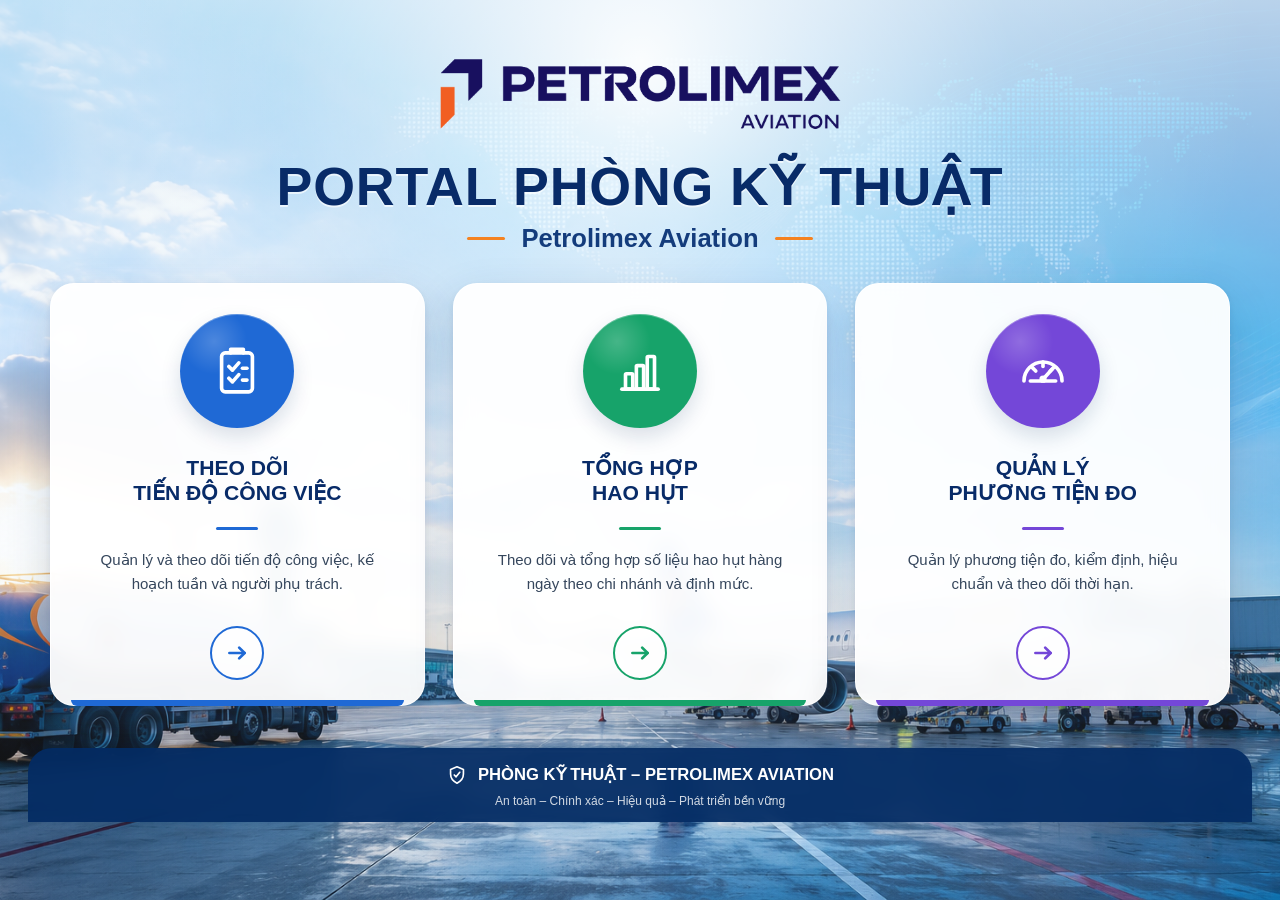
<file: index.html>
<!DOCTYPE html>
<html lang="vi">
<head>
  <meta charset="UTF-8">
  <meta name="viewport" content="width=device-width, initial-scale=1.0">
  <title>Portal Phòng Kỹ thuật - Petrolimex Aviation</title>
  <style>
    :root{--navy:#082b68;--orange:#f58220;--blue:#1f69d5;--green:#17a36a;--purple:#7447d8;--text:#0d2d64;--muted:#46586f}
    *{box-sizing:border-box;margin:0;padding:0}
    html,body{width:100%;min-height:100%}
    body{min-height:100vh;font-family:"Segoe UI",Arial,"Helvetica Neue",Helvetica,sans-serif;color:var(--text);background:#dff1ff;-webkit-font-smoothing:antialiased;text-rendering:optimizeLegibility}
    .portal{position:relative;min-height:100vh;display:flex;flex-direction:column;isolation:isolate;overflow:hidden;background:linear-gradient(180deg,rgba(231,246,255,.80) 0%,rgba(235,247,255,.45) 32%,rgba(227,242,252,.15) 60%,rgba(219,235,246,.04) 100%),url("./assets/img/airport-bg.png") center bottom/cover no-repeat}
    .portal::before{content:"";position:absolute;inset:0;z-index:-1;pointer-events:none;background:radial-gradient(circle at 50% 7%,rgba(255,255,255,.95),rgba(255,255,255,.18) 35%,transparent 58%)}
    .page-shell{width:min(1180px,calc(100% - 44px));margin:0 auto}
    .hero{text-align:center;padding:30px 0 14px}
    .brand-logo{display:block;width:min(500px,72vw);max-height:120px;object-fit:contain;margin:0 auto 8px}
    .hero h1{font-size:clamp(32px,4.2vw,58px);line-height:1.05;font-weight:800;letter-spacing:.015em;color:var(--navy);text-transform:uppercase;text-shadow:0 2px 0 rgba(255,255,255,.65)}
    .subtitle{margin-top:10px;display:flex;justify-content:center;align-items:center;gap:16px;font-size:clamp(17px,2vw,27px);font-weight:700;color:#143c7c}
    .subtitle::before,.subtitle::after{content:"";width:38px;height:3px;border-radius:999px;background:var(--orange)}
    .modules-wrap{flex:1;display:flex;align-items:center;padding:16px 0 42px}
    .modules{width:100%;display:grid;grid-template-columns:repeat(3,1fr);gap:28px;align-items:stretch}
    .module-card{--accent:var(--blue);position:relative;min-height:390px;padding:30px 26px 25px;display:flex;flex-direction:column;align-items:center;text-align:center;color:var(--text);text-decoration:none;background:rgba(255,255,255,.95);border:1px solid rgba(255,255,255,.92);border-radius:24px;box-shadow:0 18px 45px rgba(18,50,92,.18),0 3px 9px rgba(18,50,92,.08);backdrop-filter:blur(10px);-webkit-backdrop-filter:blur(10px);transition:transform .22s ease,box-shadow .22s ease}
    .module-card::after{content:"";position:absolute;left:20px;right:20px;bottom:-1px;height:6px;border-radius:0 0 20px 20px;background:var(--accent)}
    .module-card:hover{transform:translateY(-7px);box-shadow:0 24px 55px rgba(18,50,92,.24),0 5px 12px rgba(18,50,92,.10)}
    .card-progress{--accent:var(--blue)}.card-loss{--accent:var(--green)}.card-meter{--accent:var(--purple)}
    .icon-circle{width:114px;height:114px;flex:0 0 114px;display:grid;place-items:center;margin-bottom:21px;border-radius:50%;color:#fff;background:radial-gradient(circle at 30% 24%,rgba(255,255,255,.20),transparent 28%),var(--accent);box-shadow:inset 0 1px 0 rgba(255,255,255,.28),0 9px 20px rgba(16,50,95,.15)}
    .icon-circle svg{width:58px;height:58px;stroke:currentColor}
    .module-title{min-height:62px;display:flex;align-items:center;justify-content:center;font-size:clamp(19px,1.65vw,28px);line-height:1.2;font-weight:800;color:var(--navy);text-transform:uppercase}
    .title-line{width:42px;height:3px;margin:16px auto 18px;border-radius:999px;background:var(--accent)}
    .module-desc{min-height:78px;max-width:290px;font-size:15px;line-height:1.55;font-weight:500;color:#35465c}
    .arrow-button{width:54px;height:54px;margin-top:auto;display:grid;place-items:center;border:2px solid var(--accent);border-radius:50%;color:var(--accent);background:rgba(255,255,255,.75);transition:color .2s ease,background .2s ease,transform .2s ease}
    .module-card:hover .arrow-button{color:#fff;background:var(--accent);transform:translateX(3px)}
    .arrow-button svg{width:26px;height:26px;stroke:currentColor}
    .footer-wrap{padding:0 28px 18px}
    .footer{width:min(1460px,100%);margin:0 auto;padding:16px 24px 14px;border-radius:24px 24px 0 0;color:#fff;text-align:center;background:rgba(4,44,99,.93);box-shadow:0 -5px 20px rgba(8,43,93,.16);backdrop-filter:blur(8px)}
    .footer-main{display:flex;justify-content:center;align-items:center;gap:10px;font-size:clamp(14px,1.3vw,19px);font-weight:700}
    .footer-main svg{width:22px;height:22px;stroke:#fff}.footer-sub{margin-top:8px;color:rgba(255,255,255,.82);font-size:12px;font-weight:500}
    @media(max-width:980px){.modules{grid-template-columns:1fr;max-width:620px;margin:0 auto}.module-card{min-height:320px}.module-title,.module-desc{min-height:auto}}
    @media(max-width:600px){.page-shell{width:min(100% - 24px,1180px)}.hero{padding-top:24px}.brand-logo{width:min(390px,94vw)}.hero h1{font-size:30px}.subtitle{font-size:16px;gap:10px}.subtitle::before,.subtitle::after{width:22px}.modules-wrap{padding-top:10px}.modules{gap:18px}.module-card{min-height:300px;border-radius:18px}.icon-circle{width:92px;height:92px;flex-basis:92px}.icon-circle svg{width:47px;height:47px}.module-title{font-size:21px}.footer-wrap{padding:0}.footer{border-radius:0}}
  </style>
</head>
<body>
  <div class="portal">
    <div class="page-shell">
      <header class="hero">
        <img src="./assets/img/petrolimex-aviation-logo.png" alt="Petrolimex Nhiên liệu bay" class="brand-logo">
        <h1>Portal Phòng Kỹ thuật</h1>
        <div class="subtitle">Petrolimex Aviation</div>
      </header>
      <main class="modules-wrap">
        <section class="modules" aria-label="Các ứng dụng Phòng Kỹ thuật">
          <a href="./tien-do/" class="module-card card-progress">
            <div class="icon-circle" aria-hidden="true"><svg viewBox="0 0 64 64" fill="none" stroke-width="4" stroke-linecap="round" stroke-linejoin="round"><rect x="15" y="12" width="34" height="43" rx="4"></rect><path d="M25 12V8h14v4"></path><path d="M23 27l4 4 7-8"></path><path d="M23 40l4 4 7-8"></path><path d="M38 29h5"></path><path d="M38 42h5"></path></svg></div>
            <h2 class="module-title">Theo dõi<br>tiến độ công việc</h2>
            <div class="title-line"></div>
            <p class="module-desc">Quản lý và theo dõi tiến độ công việc, kế hoạch tuần và người phụ trách.</p>
            <div class="arrow-button" aria-hidden="true"><svg viewBox="0 0 24 24" fill="none" stroke-width="2.5" stroke-linecap="round" stroke-linejoin="round"><path d="M5 12h14"></path><path d="m14 7 5 5-5 5"></path></svg></div>
          </a>
          <a href="./hao-hut/" class="module-card card-loss">
            <div class="icon-circle" aria-hidden="true"><svg viewBox="0 0 64 64" fill="none" stroke-width="4" stroke-linecap="round" stroke-linejoin="round"><path d="M12 52h40"></path><rect x="16" y="35" width="8" height="17" rx="1"></rect><rect x="28" y="26" width="8" height="26" rx="1"></rect><rect x="40" y="16" width="8" height="36" rx="1"></rect></svg></div>
            <h2 class="module-title">Tổng hợp<br>hao hụt</h2>
            <div class="title-line"></div>
            <p class="module-desc">Theo dõi và tổng hợp số liệu hao hụt hàng ngày theo chi nhánh và định mức.</p>
            <div class="arrow-button" aria-hidden="true"><svg viewBox="0 0 24 24" fill="none" stroke-width="2.5" stroke-linecap="round" stroke-linejoin="round"><path d="M5 12h14"></path><path d="m14 7 5 5-5 5"></path></svg></div>
          </a>
          <a href="./ptd/" class="module-card card-meter">
            <div class="icon-circle" aria-hidden="true"><svg viewBox="0 0 64 64" fill="none" stroke-width="4" stroke-linecap="round" stroke-linejoin="round"><path d="M11 43a21 21 0 1 1 42 0"></path><path d="M18 43h28"></path><path d="M32 22v5"></path><path d="M20 28l4 4"></path><path d="M44 28l-4 4"></path><path d="m32 41 10-11"></path><circle cx="32" cy="41" r="2"></circle></svg></div>
            <h2 class="module-title">Quản lý<br>phương tiện đo</h2>
            <div class="title-line"></div>
            <p class="module-desc">Quản lý phương tiện đo, kiểm định, hiệu chuẩn và theo dõi thời hạn.</p>
            <div class="arrow-button" aria-hidden="true"><svg viewBox="0 0 24 24" fill="none" stroke-width="2.5" stroke-linecap="round" stroke-linejoin="round"><path d="M5 12h14"></path><path d="m14 7 5 5-5 5"></path></svg></div>
          </a>
        </section>
      </main>
    </div>
    <div class="footer-wrap">
      <footer class="footer">
        <div class="footer-main"><svg viewBox="0 0 24 24" fill="none" stroke-width="1.8" stroke-linecap="round" stroke-linejoin="round" aria-hidden="true"><path d="M12 3 5 6v5c0 5 3 8 7 10 4-2 7-5 7-10V6l-7-3Z"></path><path d="m9 12 2 2 4-5"></path></svg><span>PHÒNG KỸ THUẬT – PETROLIMEX AVIATION</span></div>
        <div class="footer-sub">An toàn – Chính xác – Hiệu quả – Phát triển bền vững</div>
      </footer>
    </div>
  </div>
</body>
</html>
</file>
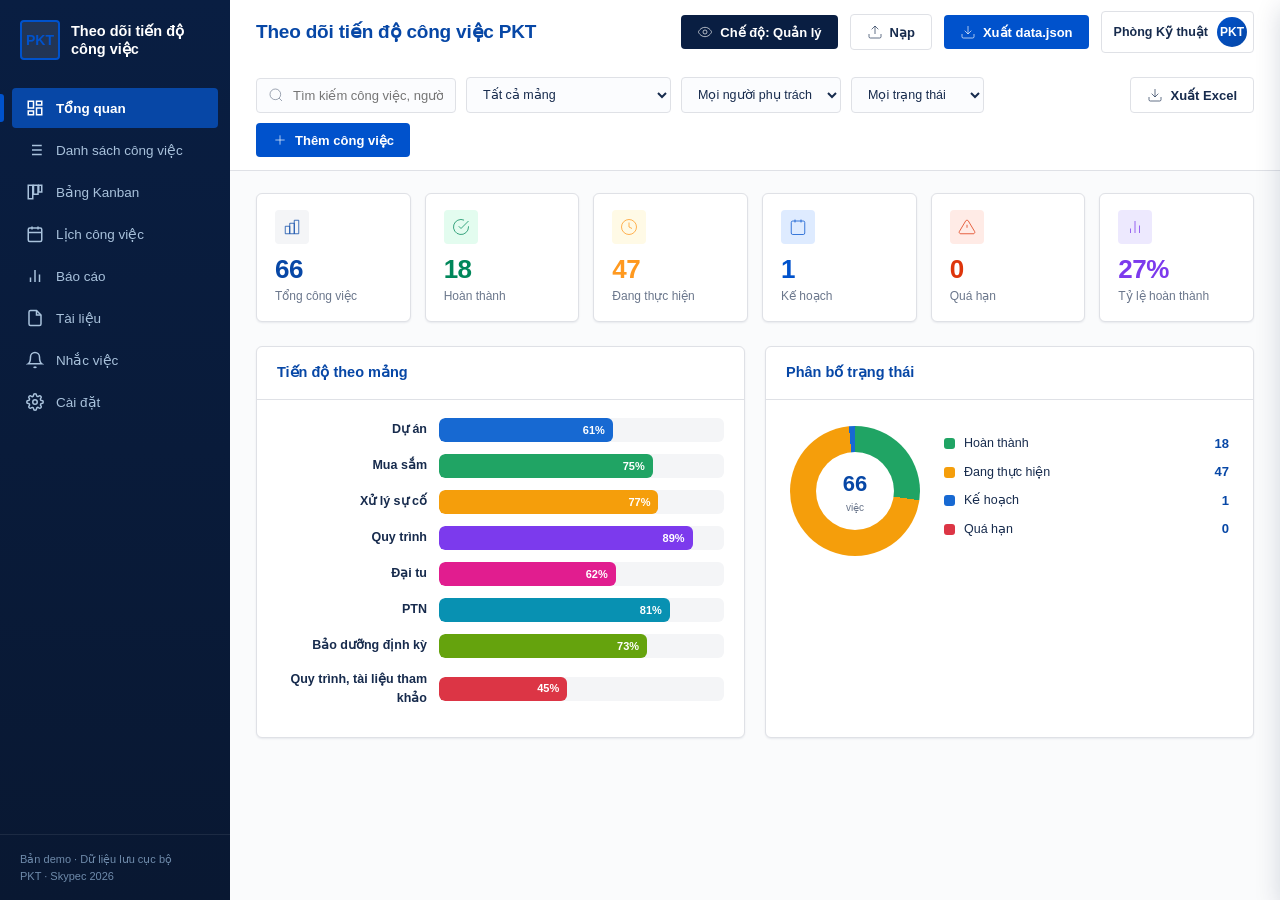
<file: tien-do/index.html>
<!DOCTYPE html>
<html lang="vi">
<head>
<meta charset="UTF-8">
<meta name="viewport" content="width=device-width, initial-scale=1.0">
<title>Theo dõi tiến độ công việc PKT</title>

<style>

:root{
  --background:#fafbfc; --card:#ffffff; --navy:#0747a6; --navy-2:#091e42;
  --blue:#0052cc; --green:#00875a; --orange:#ff991f; --red:#de350b;
  --text:#172b4d; --muted:#6b778c; --border:#dfe1e6;
  --navy-hi:#0747a6; --amber:#ff991f;
  --green-bg:#e3fcef; --orange-bg:#fffae6; --blue-bg:#deebff; --red-bg:#ffebe6; --gray-bg:#f4f5f7;
  --shadow:0 1px 2px rgba(9,30,66,0.08);
  --shadow-lg:0 8px 24px rgba(9,30,66,0.16);
  --sidebar-w:230px;
}
*{box-sizing:border-box;margin:0;padding:0}
body{
  font-family:-apple-system,BlinkMacSystemFont,'Segoe UI',Roboto,Oxygen,Ubuntu,sans-serif;
  background:var(--background);color:var(--text);font-size:14px;line-height:1.5;
  -webkit-font-smoothing:antialiased;
}
.mono{font-variant-numeric:tabular-nums}
button{font-family:inherit;cursor:pointer}
::-webkit-scrollbar{width:10px;height:10px}
::-webkit-scrollbar-thumb{background:#c5d0dc;border-radius:6px;border:2px solid var(--background)}
::-webkit-scrollbar-thumb:hover{background:#a9b7c6}

/* ── Layout ── */
.app{display:flex;min-height:100vh}
.sidebar{
  width:var(--sidebar-w);background:linear-gradient(180deg,#091e42,#091832);
  color:#cdddf0;position:fixed;top:0;left:0;bottom:0;z-index:50;display:flex;flex-direction:column;
  padding:0;
}
.sb-logo{display:flex;align-items:center;gap:11px;padding:20px 20px 22px}
.sb-logo .mk{
  width:40px;height:40px;border-radius:4px;background:rgba(255,255,255,.1);border:2px solid #0052cc;
  display:grid;place-items:center;font-weight:800;color:#0052cc;font-size:14px;flex-shrink:0;
}
.sb-logo .tt{font-size:14.5px;font-weight:700;color:#fff;line-height:1.25}
.sb-nav{flex:1;padding:6px 12px;display:flex;flex-direction:column;gap:2px}
.sb-item{
  display:flex;align-items:center;gap:12px;padding:11px 14px;border-radius:4px;color:#a9c2dc;
  font-size:13.5px;font-weight:500;border:none;background:none;width:100%;text-align:left;
  transition:.15s;position:relative;
}
.sb-item svg{width:18px;height:18px;flex-shrink:0;stroke-width:2}
.sb-item:hover{background:rgba(255,255,255,.07);color:#e8f1fb}
.sb-item.on{background:var(--navy-hi);color:#fff;font-weight:600}
.sb-item.on::before{content:"";position:absolute;left:-12px;top:6px;bottom:6px;width:4px;background:#0052cc;border-radius:0 3px 3px 0}
.sb-foot{padding:16px 20px;font-size:11px;color:#6f8bab;border-top:1px solid rgba(255,255,255,.08)}

.main{margin-left:var(--sidebar-w);flex:1;min-width:0;display:flex;flex-direction:column}

/* ── Header ── */
.topbar{
  background:var(--card);border-bottom:1px solid var(--border);padding:0 26px;
  position:sticky;top:0;z-index:40;
}
.topbar-row{display:flex;align-items:center;gap:12px;height:64px;flex-wrap:nowrap;min-width:0}
.topbar h1{font-size:19px;font-weight:700;color:var(--navy);letter-spacing:-.2px;white-space:nowrap;flex-shrink:0}
.topbar .sp{flex:1}
.icon-btn{
  width:38px;height:38px;border-radius:4px;border:1px solid var(--border);background:#fff;
  display:grid;place-items:center;color:var(--muted);position:relative;transition:.15s;
}
.icon-btn:hover{background:var(--gray-bg);color:var(--navy)}
.icon-btn svg{width:18px;height:18px}
.badge-dot{position:absolute;top:7px;right:8px;width:8px;height:8px;background:var(--red);border-radius:50%;border:2px solid #fff}
.user-chip{display:flex;align-items:center;gap:9px;padding:5px 6px 5px 12px;border:1px solid var(--border);border-radius:4px;background:#fff}
.user-chip .nm{font-size:12.5px;font-weight:600;color:var(--text)}
.user-chip .av{width:30px;height:30px;border-radius:50%;background:linear-gradient(135deg,var(--blue),var(--navy));display:grid;place-items:center;color:#fff;font-size:12px;font-weight:700}

.filterbar{display:flex;align-items:center;gap:10px;padding:13px 0;flex-wrap:wrap}
.search-box{position:relative;flex:1;min-width:200px;max-width:360px}
.search-box svg{position:absolute;left:12px;top:50%;transform:translateY(-50%);width:16px;height:16px;color:var(--muted)}
.search-box input{width:100%;padding:9px 12px 9px 36px;border:1px solid var(--border);border-radius:4px;font-size:13px;font-family:inherit;background:#fbfcfe;color:var(--text)}
.search-box input:focus{outline:none;border-color:var(--blue);background:#fff;box-shadow:0 0 0 3px rgba(23,105,210,.1)}
.sel{padding:9px 12px;border:1px solid var(--border);border-radius:4px;font-size:12.5px;font-family:inherit;background:#fbfcfe;color:var(--text);cursor:pointer;min-width:auto}
.sel:focus{outline:none;border-color:var(--blue)}
.btn{padding:9px 16px;border:none;border-radius:4px;font-size:13px;font-weight:600;display:inline-flex;align-items:center;gap:7px;transition:.15s}
.btn svg{width:16px;height:16px}
.btn-primary{background:#0052cc;color:#fff}
.btn-primary:hover{background:#0747a6}
.btn-ghost{background:#fff;border:1px solid var(--border);color:var(--text)}
.btn-ghost:hover{background:var(--gray-bg)}
.btn-navy{background:#091e42;color:#fff}
.btn-navy:hover{background:var(--navy-2)}

/* ── Content ── */
.content{padding:22px 26px 60px;flex:1}
.page{display:none}
.page.on{display:block;animation:fade .2s ease}
@keyframes fade{from{opacity:0;transform:translateY(4px)}to{opacity:1;transform:none}}
.page-title{font-size:17px;font-weight:700;color:var(--navy);margin-bottom:16px;display:flex;align-items:center;gap:10px}
.page-title .sub{font-size:12.5px;font-weight:500;color:var(--muted)}

/* ── KPI cards ── */
.kpi-grid{display:grid;grid-template-columns:repeat(6,1fr);gap:14px;margin-bottom:24px}
.kpi-card{background:var(--card);border:1px solid var(--border);border-radius:6px;padding:16px 18px;box-shadow:var(--shadow);position:relative;overflow:hidden}
.kpi-card .ico{width:34px;height:34px;border-radius:4px;display:grid;place-items:center;margin-bottom:12px}
.kpi-card .ico svg{width:18px;height:18px}
.kpi-card .n{font-size:26px;font-weight:800;line-height:1;letter-spacing:-.5px}
.kpi-card .l{font-size:12px;color:var(--muted);margin-top:5px;font-weight:500}
.kpi-card .delta{font-size:11px;font-weight:600;margin-top:6px;display:inline-flex;align-items:center;gap:3px}
.k-total .ico{background:var(--gray-bg);color:var(--navy)}
.k-total .n{color:var(--navy)}
.k-done .ico{background:var(--green-bg);color:var(--green)} .k-done .n{color:var(--green)}
.k-prog .ico{background:var(--orange-bg);color:var(--orange)} .k-prog .n{color:var(--orange)}
.k-plan .ico{background:var(--blue-bg);color:var(--blue)} .k-plan .n{color:var(--blue)}
.k-late .ico{background:var(--red-bg);color:var(--red)} .k-late .n{color:var(--red)}
.k-rate .ico{background:#ede9fe;color:#7c3aed} .k-rate .n{color:#7c3aed}
.delta.up{color:var(--green)} .delta.down{color:var(--red)} .delta.flat{color:var(--muted)}

/* ── Section card ── */
.sec{background:var(--card);border:1px solid var(--border);border-radius:6px;box-shadow:var(--shadow);margin-bottom:20px}
.sec-head{padding:15px 20px;border-bottom:1px solid var(--border);display:flex;align-items:center;justify-content:space-between}
.sec-head h3{font-size:14.5px;font-weight:700;color:var(--navy)}
.sec-body{padding:18px 20px}

/* ── Table (Danh sách) ── */
.tbl-wrap{overflow-x:auto}
table.list{width:100%;border-collapse:collapse;font-size:13px}
table.list thead th{
  text-align:left;padding:11px 14px;font-size:11px;text-transform:uppercase;letter-spacing:.5px;
  color:var(--muted);font-weight:700;border-bottom:2px solid var(--border);white-space:nowrap;background:#fafcfe;
}
table.list tbody td{padding:12px 14px;border-bottom:1px solid #eef2f7;vertical-align:top}
table.list tbody tr{transition:.12s;cursor:pointer}
table.list tbody tr:hover{background:#f7fafd}
.td-stt{width:38px;color:var(--muted);font-weight:600;font-variant-numeric:tabular-nums}
.td-title{font-weight:600;color:var(--text);max-width:340px}
.td-title .cat-mini{font-size:11px;color:var(--muted);font-weight:500;margin-top:2px}

/* ── Excel-style grid table ── */
.view-toggle{display:inline-flex;background:#eef2f7;border-radius:8px;padding:3px;gap:2px}
.view-toggle button{padding:6px 13px;border:none;background:transparent;border-radius:6px;font-size:12.5px;font-weight:600;color:var(--muted);font-family:inherit}
.view-toggle button.on{background:#fff;color:var(--navy);box-shadow:0 1px 2px rgba(0,0,0,.08)}
.xls-wrap{overflow-x:auto;border:1px solid var(--border);border-radius:4px}
table.xls{width:100%;border-collapse:collapse;font-size:12.5px;min-width:1100px}
table.xls th{
  background:var(--navy);color:#fff;font-weight:600;font-size:11.5px;padding:10px 12px;
  text-align:left;border-right:1px solid rgba(255,255,255,.12);white-space:nowrap;position:sticky;top:0;z-index:3;
}
table.xls th:first-child{position:sticky;left:0;z-index:5}
table.xls th.col-nd{position:sticky;left:44px;z-index:5;min-width:240px}
table.xls td{
  padding:9px 12px;border:1px solid #e5ebf2;vertical-align:top;line-height:1.45;
}
table.xls tbody tr:hover td{background:#f7fafd}
table.xls .mang-row td{background:#eef3f8;font-weight:700;color:var(--navy);font-size:12px;text-transform:uppercase;letter-spacing:.3px;padding:8px 12px}
.xls .c-stt{width:44px;text-align:center;color:var(--muted);font-weight:700;position:sticky;left:0;background:#fff;z-index:2}
.xls .c-nd{position:sticky;left:44px;background:#fff;z-index:2;min-width:240px;max-width:280px;font-weight:600;color:var(--text)}
.xls tbody tr:hover .c-stt,.xls tbody tr:hover .c-nd{background:#f7fafd}
.xls .c-who{white-space:nowrap;width:90px}
.xls .c-week{min-width:210px;max-width:260px;font-size:12px;color:#3a5064;white-space:pre-wrap}
.xls .c-plan{min-width:200px;max-width:250px;font-size:12px;background:#f2f9f4;white-space:pre-wrap}
.wk-badge{display:inline-block;padding:2px 8px;border-radius:6px;font-size:10.5px;font-weight:700;margin-bottom:5px}
.wk-cell-empty{color:#c5cfd9;text-align:center}
.xls-edit{cursor:pointer}
.xls-edit:hover{background:#fff8e8}
.cat-tag{display:inline-block;padding:3px 10px;border-radius:4px;font-size:11px;font-weight:600;background:var(--gray-bg);color:var(--navy);white-space:nowrap}
.who-tag{display:inline-flex;align-items:center;gap:6px;font-size:12.5px;font-weight:500}
.who-tag .av{width:24px;height:24px;border-radius:50%;background:linear-gradient(135deg,var(--blue),var(--navy));color:#fff;display:grid;place-items:center;font-size:10px;font-weight:700}
.status-badge{display:inline-flex;align-items:center;gap:6px;padding:4px 11px;border-radius:4px;font-size:11.5px;font-weight:600;white-space:nowrap}
.status-badge::before{content:"";width:6px;height:6px;border-radius:50%;background:currentColor}
.sb-done{background:#00875a;color:#fff}
.sb-progress{background:#0052cc;color:#fff}
.sb-plan{background:#dfe1e6;color:#42526e}
.sb-late{background:#de350b;color:#fff}
.sb-pause{background:#6b778c;color:#fff}
.mini-prog{display:flex;align-items:center;gap:8px;min-width:110px}
.mini-prog .track{flex:1;height:6px;background:#e8eef5;border-radius:4px;overflow:hidden}
.mini-prog .fill{height:100%;border-radius:4px;background:linear-gradient(90deg,var(--blue),var(--green))}
.mini-prog .pv{font-size:11.5px;font-weight:700;color:var(--navy);min-width:32px;text-align:right}
.td-date{font-size:12.5px;color:var(--muted);white-space:nowrap}

/* ── Detail panel (drawer) ── */
.drawer-bg{position:fixed;inset:0;background:rgba(13,27,42,.4);z-index:90;opacity:0;pointer-events:none;transition:.2s}
.drawer-bg.on{opacity:1;pointer-events:auto}
.drawer{
  position:fixed;top:0;right:0;bottom:0;width:520px;max-width:94vw;background:#fff;z-index:95;
  transform:translateX(100%);transition:transform .28s cubic-bezier(.4,0,.2,1);
  display:flex;flex-direction:column;box-shadow:var(--shadow-lg);
}
.drawer.on{transform:none}
.drawer-head{padding:20px 22px;border-bottom:1px solid var(--border);display:flex;align-items:flex-start;gap:12px}
.drawer-head .num{width:32px;height:32px;border-radius:8px;background:var(--navy);color:#fff;display:grid;place-items:center;font-weight:700;font-size:13px;flex-shrink:0}
.drawer-head h2{font-size:16px;font-weight:700;color:var(--text);line-height:1.35;flex:1}
.drawer-body{flex:1;overflow-y:auto;padding:20px 22px}
.meta-grid{display:grid;grid-template-columns:1fr 1fr 1fr;gap:14px;margin-bottom:18px}
.meta-grid .mi .ml{font-size:10.5px;text-transform:uppercase;letter-spacing:.5px;color:var(--muted);font-weight:700;margin-bottom:3px}
.meta-grid .mi .mv{font-size:13px;font-weight:600;color:var(--text)}
.desc-box{background:var(--gray-bg);border-radius:4px;padding:13px 15px;font-size:13px;line-height:1.55;color:var(--text);margin-bottom:20px;white-space:pre-wrap}
.tl-title{font-size:13px;font-weight:700;color:var(--navy);margin-bottom:14px;text-transform:uppercase;letter-spacing:.4px}

/* Timeline */
.timeline{position:relative;padding-left:26px}
.timeline::before{content:"";position:absolute;left:7px;top:6px;bottom:10px;width:2px;background:var(--border)}
.tl-item{position:relative;margin-bottom:20px}
.tl-item::before{content:"";position:absolute;left:-26px;top:2px;width:16px;height:16px;border-radius:50%;background:#fff;border:3px solid var(--muted)}
.tl-item.done::before{border-color:var(--green)}
.tl-item.progress::before{border-color:var(--orange)}
.tl-item.plan::before{border-color:var(--blue)}
.tl-item.next::before{border-color:var(--blue);background:var(--blue)}
.tl-week{display:flex;align-items:center;gap:9px;margin-bottom:7px}
.tl-week .wk{font-size:13px;font-weight:700;color:var(--text)}
.tl-body{font-size:12.5px;line-height:1.55;color:#3a5064}
.tl-body ul{list-style:none;padding:0}
.tl-body li{padding-left:15px;position:relative;margin-bottom:3px}
.tl-body li::before{content:"–";position:absolute;left:0;color:var(--muted)}
.tl-issues{margin-top:6px;padding:7px 10px;background:var(--red-bg);border-radius:7px;font-size:12px;color:#a02734}
.tl-next{margin-top:6px;padding:7px 10px;background:var(--blue-bg);border-radius:7px;font-size:12px;color:#155aa8}
.cmt-box{margin-top:8px;padding:9px 12px;background:#fdf6e9;border-left:3px solid var(--amber);border-radius:0 8px 8px 0;font-size:12px;color:#8a6d29;font-style:italic}
.drawer-foot{padding:14px 22px;border-top:1px solid var(--border);display:flex;gap:10px}

/* ── Kanban ── */
.kanban{display:grid;grid-template-columns:repeat(4,1fr);gap:16px;align-items:start}
.kcol{background:#eef2f7;border-radius:6px;padding:12px;min-height:200px}
.kcol.drag-over{background:#e0e9f4;outline:2px dashed var(--blue)}
.kcol-head{display:flex;align-items:center;gap:8px;padding:4px 6px 12px;font-weight:700;font-size:13.5px}
.kcol-head .dot{width:9px;height:9px;border-radius:50%}
.kcol-head .cnt{margin-left:auto;background:#fff;color:var(--muted);font-size:11px;padding:2px 9px;border-radius:6px;font-weight:700}
.kcol.c-plan .dot{background:var(--blue)} .kcol.c-progress .dot{background:var(--orange)}
.kcol.c-done .dot{background:var(--green)} .kcol.c-late .dot{background:var(--red)}
.kcard{background:#fff;border:1px solid var(--border);border-radius:4px;padding:12px 13px;margin-bottom:10px;box-shadow:0 1px 3px rgba(20,40,80,.06);cursor:grab;transition:.12s}
.kcard:hover{box-shadow:0 4px 12px rgba(20,40,80,.12);transform:translateY(-1px)}
.kcard.dragging{opacity:.5;cursor:grabbing}
.kcard .kt{font-size:13px;font-weight:600;color:var(--text);line-height:1.4;margin-bottom:8px}
.kcard .kmeta{display:flex;align-items:center;justify-content:space-between;font-size:11.5px;color:var(--muted)}
.kcard .kcat{display:inline-block;font-size:10.5px;padding:2px 8px;border-radius:6px;background:var(--gray-bg);color:var(--navy);font-weight:600;margin-bottom:8px}
.kcard .kfoot{display:flex;align-items:center;justify-content:space-between;margin-top:9px;padding-top:9px;border-top:1px solid #eef2f7}
.kcard .kwho{display:inline-flex;align-items:center;gap:5px;font-size:11.5px;font-weight:500;color:var(--text)}
.kcard .kwho .av{width:20px;height:20px;border-radius:50%;background:linear-gradient(135deg,var(--blue),var(--navy));color:#fff;display:grid;place-items:center;font-size:9px;font-weight:700}
.kcard .kprog{font-size:11px;font-weight:700;color:var(--navy)}
.prio-flag{font-size:10px;font-weight:700;padding:1px 7px;border-radius:4px}
.prio-high{background:var(--red-bg);color:var(--red)} .prio-normal{background:var(--gray-bg);color:var(--muted)}

/* ── Calendar ── */
.cal-head{display:flex;align-items:center;gap:14px;margin-bottom:16px}
.cal-head .mtitle{font-size:16px;font-weight:700;color:var(--navy);min-width:150px;text-align:center}
.cal-nav{display:flex;gap:6px}
.cal-nav button{width:34px;height:34px;border-radius:8px;border:1px solid var(--border);background:#fff;display:grid;place-items:center;color:var(--navy)}
.cal-nav button:hover{background:var(--gray-bg)}
.cal-grid{display:grid;grid-template-columns:repeat(7,1fr);gap:6px}
.cal-dow{text-align:center;font-size:11px;font-weight:700;color:var(--muted);padding:6px 0;text-transform:uppercase}
.cal-dow.sun,.cal-dow.sat{color:var(--red)}
.cal-cell{background:#fff;border:1px solid var(--border);border-radius:4px;min-height:92px;padding:7px 8px;font-size:12px}
.cal-cell.other{background:#f7f9fc;color:var(--ghost)}
.cal-cell .dn{font-weight:700;color:var(--text);margin-bottom:4px}
.cal-cell.today .dn{background:var(--blue);color:#fff;width:22px;height:22px;border-radius:50%;display:grid;place-items:center;font-size:11px}
.cal-ev{font-size:10.5px;padding:2px 6px;border-radius:5px;margin-bottom:3px;cursor:pointer;white-space:nowrap;overflow:hidden;text-overflow:ellipsis;font-weight:500}
.ev-done{background:var(--green-bg);color:var(--green)} .ev-progress{background:var(--orange-bg);color:#b7791f}
.ev-plan{background:var(--blue-bg);color:var(--blue)} .ev-late{background:var(--red-bg);color:var(--red)}

/* ── Reports ── */
.rep-grid{display:grid;grid-template-columns:1fr 1fr;gap:20px}
.bar-row{display:flex;align-items:center;gap:12px;margin-bottom:12px}
.bar-row .bl{width:150px;font-size:12.5px;font-weight:600;color:var(--text);text-align:right;flex-shrink:0}
.bar-row .btrack{flex:1;height:24px;background:var(--gray-bg);border-radius:6px;overflow:hidden;position:relative}
.bar-row .bfill{height:100%;border-radius:6px;display:flex;align-items:center;justify-content:flex-end;padding-right:8px;color:#fff;font-size:11px;font-weight:700;min-width:28px}
.person-tbl{width:100%;border-collapse:collapse;font-size:13px}
.person-tbl th{text-align:left;padding:9px 12px;font-size:11px;text-transform:uppercase;color:var(--muted);font-weight:700;border-bottom:2px solid var(--border)}
.person-tbl td{padding:10px 12px;border-bottom:1px solid #eef2f7}
.person-tbl .num{text-align:center;font-weight:700;font-variant-numeric:tabular-nums}
.trend-chart{height:220px;display:flex;align-items:flex-end;gap:auto;justify-content:space-around;padding:16px 8px 0}
.trend-col{display:flex;flex-direction:column;align-items:center;gap:6px;flex:1}
.trend-bars{display:flex;align-items:flex-end;gap:4px;height:170px}
.trend-bars .tb{width:16px;border-radius:4px 4px 0 0;transition:.3s}
.trend-lbl{font-size:11px;color:var(--muted);font-weight:600}

/* ── Modal ── */
.modal-bg{position:fixed;inset:0;background:rgba(13,27,42,.5);z-index:100;display:none;align-items:center;justify-content:center;padding:20px}
.modal-bg.on{display:flex}
.modal{background:#fff;border-radius:6px;max-width:600px;width:100%;max-height:90vh;overflow-y:auto;box-shadow:var(--shadow-lg)}
.modal-head{padding:18px 22px;border-bottom:1px solid var(--border);display:flex;align-items:center;justify-content:space-between;position:sticky;top:0;background:#fff;z-index:2}
.modal-head h3{font-size:15.5px;font-weight:700;color:var(--navy)}
.x{background:none;border:none;font-size:24px;color:var(--muted);line-height:1;padding:0 4px}
.x:hover{color:var(--text)}
.modal-body{padding:20px 22px}
.modal-foot{padding:14px 22px;border-top:1px solid var(--border);display:flex;gap:10px;justify-content:flex-end;position:sticky;bottom:0;background:#fff}
.field{margin-bottom:15px}
.field label{display:block;font-size:11px;text-transform:uppercase;letter-spacing:.4px;font-weight:700;color:var(--text);margin-bottom:6px}
.field input,.field select,.field textarea{width:100%;padding:9px 12px;border:1px solid var(--border);border-radius:4px;font-size:13px;font-family:inherit;background:#fbfcfe;color:var(--text)}
.field textarea{resize:vertical;min-height:64px;line-height:1.5}
.field input:focus,.field select:focus,.field textarea:focus{outline:none;border-color:var(--blue);background:#fff;box-shadow:0 0 0 3px rgba(23,105,210,.1)}
.row2{display:grid;grid-template-columns:1fr 1fr;gap:14px}
.row3{display:grid;grid-template-columns:1fr 1fr 1fr;gap:14px}

.toast{position:fixed;bottom:24px;left:50%;transform:translateX(-50%) translateY(90px);background:var(--navy);color:#fff;padding:11px 22px;border-radius:4px;font-size:13px;font-weight:600;box-shadow:var(--shadow-lg);transition:transform .3s;z-index:120}
.toast.on{transform:translateX(-50%) translateY(0)}
.empty{text-align:center;padding:60px 20px;color:var(--muted)}
.empty .big{font-size:15px;font-weight:600;color:var(--text);margin-bottom:6px}

@media(max-width:1200px){
  .kpi-grid{grid-template-columns:repeat(3,1fr)}
  .kanban{grid-template-columns:repeat(2,1fr)}
  .rep-grid{grid-template-columns:1fr}
}
/* Chế độ Xem: ẩn mọi nút chỉnh sửa */
body.view-only .admin-only{display:none !important}
body.view-only #drawer .drawer-foot .btn-primary,
body.view-only #drawer .drawer-foot .btn-navy{display:none !important}
body.view-only .xls-edit{cursor:default}
.view-banner{display:none}
body.view-only .view-banner{display:flex;align-items:center;gap:8px;background:#eef3f8;color:var(--navy);padding:8px 26px;font-size:12.5px;border-bottom:1px solid var(--border)}

</style>
</head>
<body>
<div class="app">
  <!-- SIDEBAR -->
  <aside class="sidebar">
    <div class="sb-logo"><div class="mk">PKT</div><div class="tt">Theo dõi tiến độ<br>công việc</div></div>
    <nav class="sb-nav">
      <button class="sb-item" data-page="dashboard" onclick="goto('dashboard')"><svg viewBox="0 0 24 24" fill="none" stroke="currentColor"><rect x="3" y="3" width="7" height="9"/><rect x="14" y="3" width="7" height="5"/><rect x="14" y="12" width="7" height="9"/><rect x="3" y="16" width="7" height="5"/></svg>Tổng quan</button>
      <button class="sb-item" data-page="list" onclick="goto('list')"><svg viewBox="0 0 24 24" fill="none" stroke="currentColor"><line x1="8" y1="6" x2="21" y2="6"/><line x1="8" y1="12" x2="21" y2="12"/><line x1="8" y1="18" x2="21" y2="18"/><line x1="3" y1="6" x2="3.01" y2="6"/><line x1="3" y1="12" x2="3.01" y2="12"/><line x1="3" y1="18" x2="3.01" y2="18"/></svg>Danh sách công việc</button>
      <button class="sb-item" data-page="kanban" onclick="goto('kanban')"><svg viewBox="0 0 24 24" fill="none" stroke="currentColor"><rect x="3" y="3" width="6" height="18"/><rect x="10" y="3" width="6" height="12"/><rect x="17" y="3" width="4" height="9"/></svg>Bảng Kanban</button>
      <button class="sb-item" data-page="calendar" onclick="goto('calendar')"><svg viewBox="0 0 24 24" fill="none" stroke="currentColor"><rect x="3" y="4" width="18" height="18" rx="2"/><line x1="16" y1="2" x2="16" y2="6"/><line x1="8" y1="2" x2="8" y2="6"/><line x1="3" y1="10" x2="21" y2="10"/></svg>Lịch công việc</button>
      <button class="sb-item" data-page="reports" onclick="goto('reports')"><svg viewBox="0 0 24 24" fill="none" stroke="currentColor"><line x1="18" y1="20" x2="18" y2="10"/><line x1="12" y1="20" x2="12" y2="4"/><line x1="6" y1="20" x2="6" y2="14"/></svg>Báo cáo</button>
      <button class="sb-item" data-page="docs" onclick="goto('docs')"><svg viewBox="0 0 24 24" fill="none" stroke="currentColor"><path d="M14 2H6a2 2 0 00-2 2v16a2 2 0 002 2h12a2 2 0 002-2V8z"/><polyline points="14 2 14 8 20 8"/></svg>Tài liệu</button>
      <button class="sb-item" data-page="remind" onclick="goto('remind')"><svg viewBox="0 0 24 24" fill="none" stroke="currentColor"><path d="M18 8A6 6 0 006 8c0 7-3 9-3 9h18s-3-2-3-9"/><path d="M13.73 21a2 2 0 01-3.46 0"/></svg>Nhắc việc</button>
      <button class="sb-item" data-page="settings" onclick="goto('settings')"><svg viewBox="0 0 24 24" fill="none" stroke="currentColor"><circle cx="12" cy="12" r="3"/><path d="M19.4 15a1.65 1.65 0 00.33 1.82l.06.06a2 2 0 11-2.83 2.83l-.06-.06a1.65 1.65 0 00-1.82-.33 1.65 1.65 0 00-1 1.51V21a2 2 0 01-4 0v-.09A1.65 1.65 0 009 19.4a1.65 1.65 0 00-1.82.33l-.06.06a2 2 0 11-2.83-2.83l.06-.06a1.65 1.65 0 00.33-1.82 1.65 1.65 0 00-1.51-1H3a2 2 0 010-4h.09A1.65 1.65 0 004.6 9a1.65 1.65 0 00-.33-1.82l-.06-.06a2 2 0 112.83-2.83l.06.06a1.65 1.65 0 001.82.33H9a1.65 1.65 0 001-1.51V3a2 2 0 014 0v.09a1.65 1.65 0 001 1.51 1.65 1.65 0 001.82-.33l.06-.06a2 2 0 112.83 2.83l-.06.06a1.65 1.65 0 00-.33 1.82V9a1.65 1.65 0 001.51 1H21a2 2 0 010 4h-.09a1.65 1.65 0 00-1.51 1z"/></svg>Cài đặt</button>
    </nav>
    <div class="sb-foot">Bản demo · Dữ liệu lưu cục bộ<br>PKT · Skypec 2026</div>
  </aside>

  <!-- MAIN -->
  <div class="main">
    <div class="topbar">
      <div class="topbar-row">
        <h1>Theo dõi tiến độ công việc PKT</h1>
        <div class="sp" style="flex:1"></div>
        <button class="btn btn-navy" id="modeBtn" onclick="toggleAdmin()"><svg viewBox="0 0 24 24" fill="none" stroke="currentColor"><rect x="3" y="11" width="18" height="11" rx="2"/><path d="M7 11V7a5 5 0 0110 0v4"/></svg>Chế độ: Xem</button>
        <button class="btn btn-ghost admin-only" onclick="document.getElementById('importFile').click()" title="Nạp dữ liệu từ file"><svg viewBox="0 0 24 24" fill="none" stroke="currentColor"><path d="M21 15v4a2 2 0 01-2 2H5a2 2 0 01-2-2v-4"/><polyline points="17 8 12 3 7 8"/><line x1="12" y1="3" x2="12" y2="15"/></svg>Nạp</button>
        <input type="file" id="importFile" accept=".json" style="display:none" onchange="importData(event)">
        <button class="btn btn-primary admin-only" onclick="exportData()"><svg viewBox="0 0 24 24" fill="none" stroke="currentColor"><path d="M21 15v4a2 2 0 01-2 2H5a2 2 0 01-2-2v-4"/><polyline points="7 10 12 15 17 10"/><line x1="12" y1="15" x2="12" y2="3"/></svg>Xuất data.json</button>
        <div class="user-chip"><span class="nm">Phòng Kỹ thuật</span><span class="av">PKT</span></div>
      </div>
      <div class="filterbar">
        <div class="search-box"><svg viewBox="0 0 24 24" fill="none" stroke="currentColor"><circle cx="11" cy="11" r="8"/><line x1="21" y1="21" x2="16.65" y2="16.65"/></svg><input id="gSearch" placeholder="Tìm kiếm công việc, người phụ trách…"></div>
        <select class="sel" id="fCat"><option value="">Tất cả mảng</option></select>
        <select class="sel" id="fWho"><option value="">Mọi người phụ trách</option></select>
        <select class="sel" id="fStatus"><option value="">Mọi trạng thái</option><option value="done">Hoàn thành</option><option value="progress">Đang thực hiện</option><option value="plan">Kế hoạch</option><option value="late">Quá hạn</option></select>
        <div class="sp" style="flex:1"></div>
        <button class="btn btn-ghost" onclick="exportExcel()"><svg viewBox="0 0 24 24" fill="none" stroke="currentColor"><path d="M21 15v4a2 2 0 01-2 2H5a2 2 0 01-2-2v-4"/><polyline points="7 10 12 15 17 10"/><line x1="12" y1="15" x2="12" y2="3"/></svg>Xuất Excel</button>
        <button class="btn btn-primary admin-only" onclick="openAdd()"><svg viewBox="0 0 24 24" fill="none" stroke="currentColor"><line x1="12" y1="5" x2="12" y2="19"/><line x1="5" y1="12" x2="19" y2="12"/></svg>Thêm công việc</button>
      </div>
      <div class="view-banner"><svg viewBox="0 0 24 24" width="15" height="15" fill="none" stroke="currentColor"><path d="M2 12s3-7 10-7 10 7 10 7-3 7-10 7-10-7-10-7z"/><circle cx="12" cy="12" r="3"/></svg>&nbsp;Bạn đang ở <b>&nbsp;chế độ Xem&nbsp;</b> — dữ liệu chỉ đọc. Người quản lý bấm nút "Chế độ: Xem" ở góc phải để đăng nhập chỉnh sửa.</div>
    </div>

    <div class="content">
      <!-- DASHBOARD -->
      <div class="page" id="page-dashboard">
        <div class="kpi-grid" id="kpiGrid"></div>
        <div class="rep-grid">
          <div class="sec"><div class="sec-head"><h3>Tiến độ theo mảng</h3></div><div class="sec-body" id="dashCat"></div></div>
          <div class="sec"><div class="sec-head"><h3>Phân bố trạng thái</h3></div><div class="sec-body" id="dashStatus"></div></div>
        </div>
      </div>

      <!-- LIST -->
      <div class="page" id="page-list">
        <div class="sec">
          <div class="sec-head">
            <h3>Danh sách công việc <span class="sub" id="listCount" style="font-size:12.5px;color:var(--muted);font-weight:500"></span></h3>
            <div style="display:flex;align-items:center;gap:12px">
              <div style="display:flex;align-items:center;gap:6px"><span style="font-size:12px;color:var(--muted);font-weight:600">Hiển thị tuần:</span>
                <select class="sel" id="weekView" onchange="renderList()" style="padding:6px 10px">
                  <option value="recent">4 tuần gần nhất</option>
                  <option value="all">Tất cả tuần</option>
                  <option value="month">Gom theo tháng</option>
                </select>
              </div>
              <div class="view-toggle">
                <button id="vtGrid" class="on" onclick="setListView('grid')">Dạng bảng Excel</button>
                <button id="vtCompact" onclick="setListView('compact')">Dạng gọn</button>
              </div>
            </div>
          </div>
          <div class="sec-body" id="listGridWrap">
            <div class="xls-wrap"><table class="xls" id="xlsTable"></table></div>
          </div>
          <div class="tbl-wrap" id="listCompactWrap" style="display:none">
            <table class="list"><thead><tr><th>STT</th><th>Nội dung công việc</th><th>Nhóm</th><th>Người phụ trách</th><th>Trạng thái</th><th>Tiến độ</th><th>Hạn</th><th>Cập nhật cuối</th></tr></thead><tbody id="listBody"></tbody></table>
          </div>
        </div>
      </div>

      <!-- KANBAN -->
      <div class="page" id="page-kanban">
        <div class="page-title">Bảng Kanban <span class="sub">· Kéo thả thẻ giữa các cột để đổi trạng thái</span></div>
        <div class="kanban" id="kanban"></div>
      </div>

      <!-- CALENDAR -->
      <div class="page" id="page-calendar">
        <div class="sec">
          <div class="sec-body">
            <div class="cal-head">
              <button class="btn btn-ghost" onclick="calToday()">Hôm nay</button>
              <div class="cal-nav"><button onclick="calNav(-1)">‹</button><button onclick="calNav(1)">›</button></div>
              <div class="mtitle" id="calTitle"></div>
            </div>
            <div class="cal-grid" id="calGrid"></div>
          </div>
        </div>
      </div>

      <!-- REPORTS -->
      <div class="page" id="page-reports">
        <div class="rep-grid">
          <div class="sec"><div class="sec-head"><h3>Tiến độ theo mảng</h3></div><div class="sec-body" id="repCat"></div></div>
          <div class="sec"><div class="sec-head"><h3>Xu hướng theo tuần</h3></div><div class="sec-body" id="repTrend"></div></div>
        </div>
        <div class="sec"><div class="sec-head"><h3>Tiến độ theo người phụ trách</h3></div><div class="sec-body" id="repPerson"></div></div>
      </div>

      <!-- DOCS / REMIND / SETTINGS placeholders -->
      <div class="page" id="page-docs"><div class="sec"><div class="sec-body"><div class="empty"><div class="big">Tài liệu</div><div>Khu vực lưu trữ tài liệu kỹ thuật — sẽ bổ sung ở bản chính thức.</div></div></div></div></div>
      <div class="page" id="page-remind"><div class="sec"><div class="sec-body" id="remindBody"></div></div></div>
      <div class="page" id="page-settings">
        <div class="page-title">Cài đặt</div>
        <div class="rep-grid">
          <!-- Quản lý Mảng -->
          <div class="sec">
            <div class="sec-head"><h3>Quản lý mảng công việc</h3><button class="btn btn-primary admin-only" onclick="addCategory()" style="padding:6px 12px;font-size:12px">+ Thêm mảng</button></div>
            <div class="sec-body" id="setCats"></div>
          </div>
          <!-- Quản lý Tuần -->
          <div class="sec">
            <div class="sec-head"><h3>Quản lý tuần theo dõi</h3><button class="btn btn-primary admin-only" onclick="addWeek()" style="padding:6px 12px;font-size:12px">+ Thêm tuần</button></div>
            <div class="sec-body" id="setWeeks"></div>
          </div>
        </div>
        <div class="rep-grid" style="margin-top:20px">
          <div class="sec">
            <div class="sec-head"><h3>Nhóm công việc</h3></div>
            <div class="sec-body" id="setGroups"></div>
          </div>
          <div class="sec">
            <div class="sec-head"><h3>Cấu hình hiển thị</h3></div>
            <div class="sec-body admin-only">
              <div style="margin-bottom:14px"><label style="display:flex;align-items:center;gap:8px;cursor:pointer;font-size:13px;font-weight:600"><input type="checkbox" id="cfgShowProg" onchange="toggleCfg('showProgress',this.checked)"> Hiện % tiến độ cho task đang thực hiện</label></div>
              <div style="margin-bottom:14px"><label style="display:flex;align-items:center;gap:8px;cursor:pointer;font-size:13px;font-weight:600"><input type="checkbox" id="cfgShowLcnt" onchange="toggleCfg('showLcntPipeline',this.checked)"> Hiện pipeline LCNT cho task mua sắm/dự án</label></div>
              <div class="field"><label>Mảng áp dụng LCNT (phẩy cách)</label><input id="cfgLcntCats" onchange="saveLcntCats()" placeholder="Mua sắm, Dự án"></div>
            </div>
          </div>
        </div>
        <div class="rep-grid" style="margin-top:20px">
          <div class="sec">
            <div class="sec-head"><h3>Các bước LCNT</h3><button class="btn btn-primary admin-only" onclick="addLcntStage()" style="padding:6px 12px;font-size:12px">+ Thêm bước</button></div>
            <div class="sec-body" id="setLcnt"></div>
          </div>
          <div class="sec">
            <div class="sec-head"><h3>Bảo mật & Thống kê</h3></div>
            <div class="sec-body admin-only">
              <div class="field"><label>Mã quản lý</label><div style="padding:9px 12px;background:var(--gray-bg);border-radius:4px;font-size:13px;font-weight:600">••••••</div></div>
              <div style="font-size:12px;color:var(--muted);margin-bottom:12px">Mở file index.html → Ctrl+F tìm mã cũ → thay mã mới → lưu → tải lên GitHub.</div>
              <div id="setStats" style="font-size:13px;color:var(--text)"></div>
            </div>
          </div>
        </div>
      </div>
    </div>
  </div>
</div>

<!-- DETAIL DRAWER -->
<div class="drawer-bg" id="drawerBg"></div>
<aside class="drawer" id="drawer">
  <div class="drawer-head">
    <div class="num" id="dNum">1</div>
    <h2 id="dTitle">—</h2>
    <div id="dStatus"></div>
    <button class="x" onclick="closeDrawer()">&times;</button>
  </div>
  <div class="drawer-body">
    <div class="meta-grid" id="dMeta"></div>
    <div id="dJira"></div>
    <div class="desc-box" id="dDesc"></div>
    <div class="tl-title">Tiến độ theo tuần</div>
    <div class="timeline" id="dTimeline"></div>
    <div id="dComment"></div>
  </div>
  <div class="drawer-foot">
    <button class="btn btn-primary" onclick="openUpdate()" style="flex:1"><svg viewBox="0 0 24 24" fill="none" stroke="currentColor"><line x1="12" y1="5" x2="12" y2="19"/><line x1="5" y1="12" x2="19" y2="12"/></svg>Cập nhật tuần mới</button>
    <button class="btn btn-navy" onclick="openEditFromDrawer()"><svg viewBox="0 0 24 24" fill="none" stroke="currentColor"><path d="M11 4H4a2 2 0 00-2 2v14a2 2 0 002 2h14a2 2 0 002-2v-7"/><path d="M18.5 2.5a2.12 2.12 0 013 3L12 15l-4 1 1-4 9.5-9.5z"/></svg>Sửa</button>
    <button class="btn btn-ghost" onclick="closeDrawer()">Đóng</button>
  </div>
</aside>

<!-- ADD MODAL -->
<div class="modal-bg" id="modalAdd">
  <div class="modal">
    <div class="modal-head"><h3>Thêm công việc mới</h3><button class="x" onclick="document.getElementById('modalAdd').classList.remove('on')">&times;</button></div>
    <form id="addForm" onsubmit="return false">
    <div class="modal-body">
      <div class="field"><label>Nội dung công việc *</label><textarea id="aTitle" placeholder="VD: Bảo dưỡng động cơ định kỳ"></textarea></div>
      <div class="row2">
        <div class="field"><label>Nhóm</label><select id="aGroup"><option value="CNKB">Xe & CNKB</option><option value="KSCL">Kiểm soát chất lượng</option><option value="QLSL">Quản lý SL & Đo lường</option></select></div>
        <div class="field"><label>Mảng</label><input id="aCat" list="catList" placeholder="VD: Mua sắm"><datalist id="catList"></datalist></div>
      </div>
      <div class="row2">
        <div class="field"><label>Người phụ trách</label><input id="aWho" placeholder="VD: Lộc"></div>
        <div class="field"><label>Mức độ ưu tiên</label><select id="aPrio"><option value="normal">Bình thường</option><option value="high">Ưu tiên cao</option></select></div>
      </div>
      <div class="row2">
        <div class="field"><label>Ngày bắt đầu</label><input type="date" id="aStart" value="2026-08-17"></div>
        <div class="field"><label>Hạn hoàn thành</label><input type="date" id="aDue"></div>
      </div>
      <div class="field"><label>Mô tả</label><textarea id="aDesc"></textarea></div>
      <div class="field"><label>Kế hoạch ban đầu</label><textarea id="aPlan"></textarea></div>
      <div class="field"><label>Link Jira (nếu có)</label><input id="aJiraLink" placeholder="https://pkt-team.atlassian.net/browse/PKT-..."></div>
    </div>
    <div class="modal-foot"><button class="btn btn-ghost" onclick="document.getElementById('modalAdd').classList.remove('on')">Hủy</button><button class="btn btn-primary" onclick="saveAdd()">Tạo công việc</button></div>
    </form>
  </div>
</div>

<!-- UPDATE WEEK MODAL -->
<div class="modal-bg" id="modalUpdate">
  <div class="modal">
    <div class="modal-head"><h3>Cập nhật tiến độ tuần</h3><button class="x" onclick="document.getElementById('modalUpdate').classList.remove('on')">&times;</button></div>
    <div class="modal-body">
      <input type="hidden" id="uWorkId">
      <div class="field"><label>Công việc</label><div style="padding:9px 12px;background:var(--gray-bg);border-radius:4px;font-weight:600;font-size:13px" id="uWorkName"></div></div>
      <div class="field"><label>Chọn tuần cập nhật</label><select id="uWeekPick" onchange="onWeekPick()"></select></div>
      <div class="field"><label>Kết quả / tiến độ triển khai trong tuần</label><textarea id="uResult" placeholder="Nội dung đã thực hiện (mỗi ý một dòng)" style="min-height:90px"></textarea></div>
      <div class="field"><label>💬 Ghi chú / Comment cuộc họp tuần này</label><textarea id="uWeekComment" placeholder="Ý kiến chỉ đạo, kết luận cuộc họp…" style="min-height:50px"></textarea></div>
      <div class="row2">
        <div class="field"><label>Tiến độ chung: <span id="uProgVal" style="color:var(--blue)">0%</span></label><input type="range" id="uProgress" min="0" max="100" step="5" value="0"></div>
        <div class="field"><label>Trạng thái chung</label><select id="uStatus"><option value="plan">Kế hoạch</option><option value="progress">Đang thực hiện</option><option value="done">Hoàn thành</option><option value="late">Quá hạn</option><option value="pause">Tạm dừng</option></select></div>
      </div>
      <div class="field"><label>Kế hoạch tuần tới</label><textarea id="uNext" placeholder="Cập nhật kế hoạch chung cho tuần tới"></textarea></div>
      <div style="font-size:11.5px;color:var(--muted);background:var(--blue-bg);padding:9px 12px;border-radius:8px">ℹ Cập nhật vào tuần đang có sẽ <b>ghi đè nội dung tuần đó</b>. Chọn "➕ Thêm tuần mới…" nếu muốn tạo thêm một cột tuần mới trong bảng.</div>
    </div>
    <div class="modal-foot"><button class="btn btn-ghost" onclick="document.getElementById('modalUpdate').classList.remove('on')">Hủy</button><button class="btn btn-primary" onclick="saveUpdate()">Lưu cập nhật</button></div>
  </div>
</div>

<!-- EDIT WORK MODAL -->
<div class="modal-bg" id="modalEdit">
  <div class="modal">
    <div class="modal-head"><h3>Sửa công việc</h3><button class="x" onclick="document.getElementById('modalEdit').classList.remove('on')">&times;</button></div>
    <div class="modal-body">
      <input type="hidden" id="eId">
      <div class="field"><label>Nội dung công việc *</label><textarea id="eTitle"></textarea></div>
      <div class="row2">
        <div class="field"><label>Nhóm</label><select id="eGroup"><option value="CNKB">Xe & CNKB</option><option value="KSCL">Kiểm soát chất lượng</option><option value="QLSL">Quản lý SL & Đo lường</option></select></div>
        <div class="field"><label>Mảng</label><input id="eCat" list="catList"></div>
      </div>
      <div class="row3">
        <div class="field"><label>Người phụ trách</label><input id="eWho"></div>
        <div class="field"><label>Ưu tiên</label><select id="ePrio"><option value="normal">Bình thường</option><option value="high">Ưu tiên cao</option></select></div>
        <div class="field"><label>Hạn hoàn thành</label><input type="date" id="eDue"></div>
      </div>
      <div class="row2">
        <div class="field"><label>Trạng thái</label><select id="eStatus"><option value="plan">Kế hoạch</option><option value="progress">Đang thực hiện</option><option value="done">Hoàn thành</option><option value="late">Quá hạn</option><option value="pause">Tạm dừng</option></select></div>
        <div class="field"><label>Tiến độ: <span id="eProgVal" style="color:var(--blue)">0%</span></label><input type="range" id="eProgress" min="0" max="100" step="5"></div>
      </div>
      <div class="field" id="eLcntWrap" style="display:none"><label>Bước LCNT (nếu là task mua sắm/đấu thầu)</label><select id="eLcntStage"><option value="0">— Không áp dụng LCNT —</option></select></div>
      <div class="field"><label>Mô tả</label><textarea id="eDesc"></textarea></div>
      <div class="field"><label>💬 Comment sau cuộc họp</label><textarea id="eComment"></textarea></div>
      <div class="field"><label>Link Jira</label><input id="eJiraLink" placeholder="VD: https://pkt-team.atlassian.net/browse/PKT-123" style="font-size:12px"></div>
      <div class="field"><label>Kế hoạch tuần tới</label><textarea id="eNextPlan" placeholder="Kế hoạch chung cho tuần tới (hiển thị ở cột cuối bảng)"></textarea></div>

      <div style="margin-top:6px;border-top:1px solid var(--border);padding-top:14px">
        <label style="font-size:11px;text-transform:uppercase;letter-spacing:.4px;font-weight:700;color:var(--text);margin-bottom:8px;display:block">Các bản ghi tuần (sửa / xóa)</label>
        <div id="eWeekList"></div>
      </div>
    </div>
    <div class="modal-foot">
      <button class="btn btn-ghost" style="color:var(--red);margin-right:auto" onclick="deleteWork()">Xóa công việc</button>
      <button class="btn btn-ghost" onclick="document.getElementById('modalEdit').classList.remove('on')">Hủy</button>
      <button class="btn btn-primary" onclick="saveEdit()">Lưu thay đổi</button>
    </div>
  </div>
</div>

<div class="toast" id="toast"></div>

<script>
// Dữ liệu được tải từ file data.json bên ngoài (để dễ cập nhật trên GitHub)
window.__SEED__ = {"works":[{"id":1,"title":"Bảo dưỡng động cơ định kỳ","category":"Bảo dưỡng định kỳ","group":"CNKB","assignee":"Chiến","startDate":"2026-01-01","dueDate":"","status":"progress","progress":95,"priority":"normal","description":"Tổng hợp, rà soát hồ sơ tháng 07, trình thanh toán kì tháng 07 cho đơn vị dịch vụ trước ngày 25/8. Tiếp tục triển khai công tác kiểm tra, bảo dưỡng định kì khung gầm, động cơ XTN và MFĐ theo KH tháng 08 tại các CN","comment":"","createdAt":"2026-01-01","updatedAt":"2026-08-15","weeklyUpdates":[{"weekStart":"2026-07-27","weekEnd":"2026-07-31","label":"27/07 – 31/07","result":"Tổng hợp, rà soát hồ sơ tháng 07, trình thanh toán kì tháng 07 cho đơn vị dịch vụ trước ngày 25/8. Tiếp tục triển khai công tác kiểm tra, bảo dưỡng định kì khung gầm, động cơ XTN và MFĐ theo KH tháng 08 tại các CN","updatedAt":"2026-07-31","comment":""},{"weekStart":"2026-08-03","weekEnd":"2026-08-07","label":"03/08 – 07/08","result":"Xe 10K và MFĐ động cơ Cummins:\n- Đang trình thanh toán kì tháng 07/2026\n- Theo dõi công tác kiểm tra, bảo dưỡng động cơ T8/2026 tại các CN trên cơ sở KH đã thống nhất\nXe 5K:\n- Hoàn thành công tác kiểm tra, bảo dưỡng động cơ xe 5K T7/2026 tại CN Cát Bi (hoàn thành ngày 13/07)\n- Hoàn thành trình TT cho đơn vị dịch vụ kì T7/2026\n- Theo dõi công tác bảo dưỡng động cơ T8/2026 tại Trạm Điện Biên","updatedAt":"2026-08-07","comment":""},{"weekStart":"2026-08-10","weekEnd":"2026-08-15","label":"10/08 – 15/08","result":"Xe 10K và MFĐ động cơ Cummins:\n- Đang trình thanh toán kì tháng 07/2026 \n- Theo dõi công tác kiểm tra, bảo dưỡng động cơ T8/2026 tại các CN trên cơ sở KH đã thống nhất","updatedAt":"2026-08-15","comment":""}],"nextPlan":"- Tổng hợp, rà soát hồ sơ tháng 07, trình thanh toán kì tháng 07 cho đơn vị dịch vụ trước ngày 25/8\n- Theo dõi kế hoạch triển khai công tác kiểm tra, bảo dưỡng định kì động cơ XTN và MFĐ theo KH tháng 08 tại các CN trước ngày 31/08","jiraLink":"","workType":"normal","lcntStep":0,"lcntStage":0},{"id":2,"title":"Bảo dưỡng khung gầm - hộp số XTN định kỳ","category":"Bảo dưỡng định kỳ","group":"CNKB","assignee":"Lộc","startDate":"2026-01-01","dueDate":"","status":"progress","progress":45,"priority":"normal","description":"- Hoàn thành bảo dưỡng tại tất cả các CN Công ty\n- HSTT cho các CN thực hiện trong tháng 06 đã được phê duyệt và gửi TCKT","comment":"","createdAt":"2026-01-01","updatedAt":"2026-08-15","weeklyUpdates":[{"weekStart":"2026-07-27","weekEnd":"2026-07-31","label":"27/07 – 31/07","result":"- Hoàn thành bảo dưỡng tại tất cả các CN Công ty\n- HSTT cho các CN thực hiện trong tháng 06 đã được phê duyệt và gửi TCKT","updatedAt":"2026-07-31","comment":""},{"weekStart":"2026-08-03","weekEnd":"2026-08-07","label":"03/08 – 07/08","result":"Hoàn thiện, trình HSTT đợt tháng 07/2026 trước 13/08","updatedAt":"2026-08-07","comment":""}],"nextPlan":"Trình phê duyệt HSTT từ ngày 17/08","jiraLink":"","workType":"normal","lcntStep":0,"lcntStage":0},{"id":3,"title":"Kiểm tra, bảo trì bảo dưỡng hệ thống, trang thiết bị điện cấp độ năm tại các Chi nhánh năm 2026","category":"Bảo dưỡng định kỳ","group":"CNKB","assignee":"Phong","startDate":"2026-01-01","dueDate":"","status":"progress","progress":78,"priority":"normal","description":"- Hoàn thành tờ trình chủ trương kế hoạch triển khai công tác kiểm tra, bảo trì bảo dưỡng HT điện, đã được Lãnh đạo Phòng và KTT phê duyệt. Đang trình PTGĐ phê duyệt từ ngày 10/08/2026","comment":"","createdAt":"2026-01-01","updatedAt":"2026-08-15","weeklyUpdates":[{"weekStart":"2026-07-27","weekEnd":"2026-07-31","label":"27/07 – 31/07","result":"- Hoàn thành tờ trình chủ trương kế hoạch triển khai công tác kiểm tra, bảo trì bảo dưỡng HT điện, đã được Lãnh đạo Phòng và KTT phê duyệt. Đang trình PTGĐ phê duyệt từ ngày 10/08/2026","updatedAt":"2026-07-31","comment":""},{"weekStart":"2026-08-03","weekEnd":"2026-08-07","label":"03/08 – 07/08","result":"- Triển khai thủ tục, hồ sơ LCNT: Dự kiến trước 25/08/2026\n- Triển khai trình ký Hợp đồng thuê đơn vị thi công, dự kiến ngày 31/08/2026\n- Tổ chức triển khai, theo dõi công tác bảo trì tại các CN: Nội Bài, Cát Bi, Đà Nẵng, Cam Ranh (từ T09/2026); Liên Khương, TP.HCM, Phú Quốc (từ T10/2026)","updatedAt":"2026-08-07","comment":""},{"weekStart":"2026-08-10","weekEnd":"2026-08-15","label":"10/08 – 15/08","result":"Tờ trình chủ trương đã được LĐP và Kế toán trương phê duyệt ngày 08/08/2026 , đang trình PTGĐ phê duyệt chủ trương trình ngày 10/08/2026","updatedAt":"2026-08-15","comment":""}],"nextPlan":"- Triển khai thủ tục, hồ sơ LCNT: Dự kiến trước 25/08/2026;\n- Triển khai trình ký Hợp đồng thuê đơn vị thi công, dự kiến ngày 31/08/2026;\n- Tổ chức triển khai, theo dõi công tác bảo trì, bảo dưỡng tại các Chi nhánh theo kế hoạch dự kiến: CN Nội Bài, Cát Bi, Đà Nẵng, Cam Ranh (thực hiện từ tháng 09/2026); CN Liên Khương, TP. Hồ Chí Minh, Phú Quốc (thực hiện từ tháng 10/2026).","jiraLink":"","workType":"normal","lcntStep":0,"lcntStage":0},{"id":4,"title":"Công tác mua sắm dịch vụ đại tu khung gầm XTN cho 08 XTN","category":"Đại tu","group":"CNKB","assignee":"Lộc","startDate":"2026-01-01","dueDate":"","status":"progress","progress":38,"priority":"normal","description":"Trình phê duyệt chủ trương và dự toán thực hiện trong tháng 07/2026. Tờ trình chủ trương đã được LĐ PKT phê duyệt, bổ sung thêm nội dung báo cáo về công tác KTBD KGHS XTN theo yêu cầu của anh Tuấn - PTGĐ","comment":"","createdAt":"2026-01-01","updatedAt":"2026-08-15","weeklyUpdates":[{"weekStart":"2026-07-27","weekEnd":"2026-07-31","label":"27/07 – 31/07","result":"Trình phê duyệt chủ trương và dự toán thực hiện trong tháng 07/2026. Tờ trình chủ trương đã được LĐ PKT phê duyệt, bổ sung thêm nội dung báo cáo về công tác KTBD KGHS XTN theo yêu cầu của anh Tuấn - PTGĐ","updatedAt":"2026-07-31","comment":""},{"weekStart":"2026-08-03","weekEnd":"2026-08-07","label":"03/08 – 07/08","result":"- Có bản bóc tách dự toán báo cáo LĐ PKT trước ngày 12/08\n- Dự kiến TGĐ phê duyệt trước ngày 20/08","updatedAt":"2026-08-07","comment":""},{"weekStart":"2026-08-10","weekEnd":"2026-08-15","label":"10/08 – 15/08","result":"- Tờ trình chủ trương đã được A Tuấn PTGĐ phê duyệt\n- Đã có bóc tách dự toán thực hiện","updatedAt":"2026-08-15","comment":""}],"nextPlan":"- Báo cáo LĐ PKT về bóc tách dự toán thực hiện từ ngày 17/08\n- Dự kiến TGĐ phê duyệt trước ngày 20/08","jiraLink":"","workType":"normal","lcntStep":0,"lcntStage":0},{"id":5,"title":"Mua sắm vật tư đại tu khung gầm 2026-2027 (Gói số 2)","category":"Đại tu","group":"CNKB","assignee":"Lộc","startDate":"2026-01-01","dueDate":"","status":"progress","progress":88,"priority":"normal","description":"Đang thực hiện trong quá trình đợi bàn giao vật tư","comment":"","createdAt":"2026-01-01","updatedAt":"2026-08-15","weeklyUpdates":[{"weekStart":"2026-07-27","weekEnd":"2026-07-31","label":"27/07 – 31/07","result":"Đang thực hiện trong quá trình đợi bàn giao vật tư","updatedAt":"2026-07-31","comment":""},{"weekStart":"2026-08-03","weekEnd":"2026-08-07","label":"03/08 – 07/08","result":"- Dự kiến 3/36 vật tư cuối cùng sẽ về và thông quan xong vào ngày 12/08\n- Dự kiến hoàn thành bàn giao xong đến cả 4 CN trước 22/08","updatedAt":"2026-08-07","comment":""},{"weekStart":"2026-08-10","weekEnd":"2026-08-15","label":"10/08 – 15/08","result":"- Cập nhật 010/08: Toàn bộ vật tư đã nhập về và thông quan, có hàng tại kho ở VN\n- Bắt đầu gửi đi các CN từ ngày 13/08","updatedAt":"2026-08-15","comment":""}],"nextPlan":"Hoàn thành bàn giao tại cả 4 CN trước ngày 20/08","jiraLink":"","workType":"normal","lcntStep":0,"lcntStage":0},{"id":6,"title":"Đại tu Động cơ XTN","category":"Đại tu","group":"CNKB","assignee":"Chiến","startDate":"2026-01-01","dueDate":"","status":"progress","progress":78,"priority":"normal","description":"Trình phê duyệt chủ trương trước 20/07. Trình phê duyệt dự toán + KH LCNT. Tổ chức LCNT + Ký HĐ trước 30/08","comment":"","createdAt":"2026-01-01","updatedAt":"2026-08-15","weeklyUpdates":[{"weekStart":"2026-07-27","weekEnd":"2026-07-31","label":"27/07 – 31/07","result":"Trình phê duyệt chủ trương trước 20/07. Trình phê duyệt dự toán + KH LCNT. Tổ chức LCNT + Ký HĐ trước 30/08","updatedAt":"2026-07-31","comment":""},{"weekStart":"2026-08-03","weekEnd":"2026-08-07","label":"03/08 – 07/08","result":"- Trình phê duyệt chủ trương - dự kiến từ ngày 15/08/2026\n- Triển khai công tác LCNT dự kiến trước ngày 25/08/2026\n- Trình ký HĐ dự kiến trước ngày 10/09/2026","updatedAt":"2026-08-07","comment":""},{"weekStart":"2026-08-10","weekEnd":"2026-08-15","label":"10/08 – 15/08","result":"- Đang dự thảo TT chủ trương đại tu động cơ của XTN 10K trong năm 2026.","updatedAt":"2026-08-15","comment":""}],"nextPlan":"- Trên cơ sở TT chủ trương được phê duyệt, triển khai công tác LCNT dự kiến trước ngày 25/08/2026;\n- Trình ký HĐ dự kiến trước ngày 10/09/2026;","jiraLink":"","workType":"normal","lcntStep":0,"lcntStage":0},{"id":7,"title":"Đại tu khung gầm cho 04 XTN loại 5K tại HPH và DIN","category":"Đại tu","group":"CNKB","assignee":"Lộc","startDate":"2026-01-01","dueDate":"","status":"progress","progress":45,"priority":"normal","description":"Chưa thực hiện","comment":"","createdAt":"2026-01-01","updatedAt":"2026-08-15","weeklyUpdates":[{"weekStart":"2026-07-27","weekEnd":"2026-07-31","label":"27/07 – 31/07","result":"Chưa thực hiện","updatedAt":"2026-07-31","comment":""},{"weekStart":"2026-08-03","weekEnd":"2026-08-07","label":"03/08 – 07/08","result":"- Lập danh mục vật tư, công việc phục vụ đại tu động cơ XTN 5K\n- Trình phê duyệt chủ trương, dự kiến trước 20/08/2026\n- Triển khai LCNT dự kiến trước 05/09/2026\n- Trình ký HĐ dự kiến trước 20/09/2026","updatedAt":"2026-08-07","comment":""},{"weekStart":"2026-08-10","weekEnd":"2026-08-15","label":"10/08 – 15/08","result":"- Đang rà soát, lập danh mục vật tư phục vụ đại tu động cơ của XTN 5K trong năm 2026 để lên phương án triển khai","updatedAt":"2026-08-15","comment":""}],"nextPlan":"Lập tờ trình đánh giá bảo dưỡng tổng thể cho 04 xe loại 5K, báo cáo LĐ PKT trước ngày 18/08","jiraLink":"","workType":"normal","lcntStep":0,"lcntStage":0},{"id":8,"title":"Khắc phục sự cố lỗi bầu lường M80-2 trên XTN CXR 32007 tại CN Cam Ranh","category":"Xử lý sự cố","group":"CNKB","assignee":"Chiến","startDate":"2026-01-01","dueDate":"","status":"progress","progress":45,"priority":"normal","description":"Hoàn thành ký HĐ, đang theo dõi việc triển khai hợp đồng và trình thanh toán","comment":"","createdAt":"2026-01-01","updatedAt":"2026-08-15","weeklyUpdates":[{"weekStart":"2026-07-27","weekEnd":"2026-07-31","label":"27/07 – 31/07","result":"Hoàn thành ký HĐ, đang theo dõi việc triển khai hợp đồng và trình thanh toán","updatedAt":"2026-07-31","comment":""},{"weekStart":"2026-08-03","weekEnd":"2026-08-07","label":"03/08 – 07/08","result":"- Hoàn thành","updatedAt":"2026-08-07","comment":""}],"nextPlan":"","jiraLink":"","workType":"normal","lcntStep":0,"lcntStage":0},{"id":9,"title":"Sửa xe HAN-07","category":"Xử lý sự cố","group":"CNKB","assignee":"Lộc","startDate":"2026-01-01","dueDate":"","status":"done","progress":100,"priority":"normal","description":"Tiếp tục triển khai việc sửa chữa xe HAN07, dự kiến hoàn thành vào ngày 07-08/07","comment":"","createdAt":"2026-01-01","updatedAt":"2026-08-15","weeklyUpdates":[{"weekStart":"2026-07-27","weekEnd":"2026-07-31","label":"27/07 – 31/07","result":"Tiếp tục triển khai việc sửa chữa xe HAN07, dự kiến hoàn thành vào ngày 07-08/07","updatedAt":"2026-07-31","comment":""},{"weekStart":"2026-08-03","weekEnd":"2026-08-07","label":"03/08 – 07/08","result":"- Thực hiện thanh toán cho nhà thầu, dự kiến trước ngày 15/08","updatedAt":"2026-08-07","comment":""},{"weekStart":"2026-08-10","weekEnd":"2026-08-15","label":"10/08 – 15/08","result":"Hoàn thành thanh toán","updatedAt":"2026-08-15","comment":""}],"nextPlan":"","jiraLink":"","workType":"normal","lcntStep":0,"lcntStage":0},{"id":10,"title":"Khắc phục nứt xitec xe PQC03 tại CN Phú Quốc (Đã điều đi SGN)","category":"Xử lý sự cố","group":"CNKB","assignee":"Lộc","startDate":"2026-01-01","dueDate":"","status":"done","progress":100,"priority":"normal","description":"Hoàn thành LCNT và ký kết HĐ, bắt đầu thi công từ ngày 13/07, dự kiến hoàn thành ngày 20/07","comment":"","createdAt":"2026-01-01","updatedAt":"2026-08-15","weeklyUpdates":[{"weekStart":"2026-07-27","weekEnd":"2026-07-31","label":"27/07 – 31/07","result":"Hoàn thành LCNT và ký kết HĐ, bắt đầu thi công từ ngày 13/07, dự kiến hoàn thành ngày 20/07","updatedAt":"2026-07-31","comment":""},{"weekStart":"2026-08-03","weekEnd":"2026-08-07","label":"03/08 – 07/08","result":"Tổng hợp, trình HSTT trước 15/08","updatedAt":"2026-08-07","comment":""},{"weekStart":"2026-08-10","weekEnd":"2026-08-15","label":"10/08 – 15/08","result":"- Hoàn thành sửa chữa, khắc phục ngày 21/07\n- Cập nhật ngày 14/08: Hồ sơ nghiệm thu CN TP.HCM chưa ký thống nhất do yêu cầu bổ sung lại hồ sơ về ATLĐ, PCCC;","updatedAt":"2026-08-15","comment":""}],"nextPlan":"Tổng hợp HSTT trước ngày 20/08","jiraLink":"","workType":"normal","lcntStep":0,"lcntStage":0},{"id":11,"title":"Khắc phục lỗi bơm mồi nhiên liệu XTN 32008 tại SGN","category":"Xử lý sự cố","group":"CNKB","assignee":"Chiến","startDate":"2026-01-01","dueDate":"","status":"progress","progress":45,"priority":"normal","description":"- Đã hoàn thành điều chuyển bơm mồi cho CN TP.HCM\n- Đơn vị Cummins đã sửa chữa khắc phục lỗi bơm mồi\n- Tổng hợp phiếu công việc, báo cáo trình thanh toán (dự kiến trước ngày 25/7). Đang trình tờ trình thanh toán đến anh Tuấn - PTGĐ","comment":"","createdAt":"2026-01-01","updatedAt":"2026-08-15","weeklyUpdates":[{"weekStart":"2026-07-27","weekEnd":"2026-07-31","label":"27/07 – 31/07","result":"- Đã hoàn thành điều chuyển bơm mồi cho CN TP.HCM\n- Đơn vị Cummins đã sửa chữa khắc phục lỗi bơm mồi\n- Tổng hợp phiếu công việc, báo cáo trình thanh toán (dự kiến trước ngày 25/7). Đang trình tờ trình thanh toán đến anh Tuấn - PTGĐ","updatedAt":"2026-07-31","comment":""}],"nextPlan":"","jiraLink":"","workType":"normal","lcntStep":0,"lcntStage":0},{"id":12,"title":"Khắc phục lỗi gãy bulong vỏ cầu sau gây rò rỉ dầu cầu","category":"Xử lý sự cố","group":"CNKB","assignee":"Lộc","startDate":"2026-01-01","dueDate":"","status":"done","progress":100,"priority":"normal","description":"- Chủ trương đã được TGĐ phê duyệt","comment":"","createdAt":"2026-01-01","updatedAt":"2026-08-15","weeklyUpdates":[{"weekStart":"2026-07-27","weekEnd":"2026-07-31","label":"27/07 – 31/07","result":"- Chủ trương đã được TGĐ phê duyệt","updatedAt":"2026-07-31","comment":""},{"weekStart":"2026-08-03","weekEnd":"2026-08-07","label":"03/08 – 07/08","result":"Hoàn thiện hồ sơ nghiệm thu và thanh quyết toán cho nhà thầu trước 15/08","updatedAt":"2026-08-07","comment":""},{"weekStart":"2026-08-10","weekEnd":"2026-08-15","label":"10/08 – 15/08","result":"Hoàn thành khắc phục từ ngày 30/07, đang trong quá trình theo dõi vận hành sau sửa chữa","updatedAt":"2026-08-15","comment":""}],"nextPlan":"Hoàn thiện hồ sơ nghiệm thu và thanh quyết toán cho nhà thầu trước 20/08","jiraLink":"","workType":"normal","lcntStep":0,"lcntStage":0},{"id":13,"title":"Xử lý tồn tại xe 5K của DLI","category":"Xử lý sự cố","group":"CNKB","assignee":"Lộc","startDate":"2026-01-01","dueDate":"","status":"progress","progress":45,"priority":"normal","description":"Tiếp tục liên hệ hãng xử lý các tồn đọng còn lại: (1) Chức năng deactive interlock khi xe đang di chuyển → Garsite liên hệ đại diện xe nền cài đặt lại logic module BCM; (2) Lưu lượng kế không cộng vào công tơ tổng → Garsite hướng dẫn vận hành bấm \"stop\" trước \"end\" và theo dõi thêm","comment":"","createdAt":"2026-01-01","updatedAt":"2026-08-15","weeklyUpdates":[{"weekStart":"2026-07-27","weekEnd":"2026-07-31","label":"27/07 – 31/07","result":"Tiếp tục liên hệ hãng xử lý các tồn đọng còn lại: (1) Chức năng deactive interlock khi xe đang di chuyển → Garsite liên hệ đại diện xe nền cài đặt lại logic module BCM; (2) Lưu lượng kế không cộng vào công tơ tổng → Garsite hướng dẫn vận hành bấm \"stop\" trước \"end\" và theo dõi thêm","updatedAt":"2026-07-31","comment":""},{"weekStart":"2026-08-03","weekEnd":"2026-08-07","label":"03/08 – 07/08","result":"Tiếp tục liên hệ hãng và đơn vị AVPM (hiện bộ BCM trống đang ở AVPM, chưa hoàn thành thủ tục hải quan để gửi sang hãng Garsite sửa chữa)","updatedAt":"2026-08-07","comment":""},{"weekStart":"2026-08-10","weekEnd":"2026-08-15","label":"10/08 – 15/08","result":"đang trong quá trình trao đổi với NSX","updatedAt":"2026-08-15","comment":""}],"nextPlan":"Tiếp tục liên hệ hãng đã xử lý tiếp các tồn đọng còn lại bao gồm:\n- Chức năng deactive interlock khi xe đang di chuyển => Phía Garsite sẽ liên hệ với đại diện xe nền để cài đặt lại logic trong bộ module BCM\n- Lưu lương kế không cộng lưu lượng vào công tơ tổng => Hiện tượng này thỉnh thoảng xảy ra và phía Garsite đã hướng dẫn vận hành bằng cách bấm “stop” trước khi bấm “end” và theo dõi thêm. Garsite tiếp tục làm việc với NSX thiết bị gốc","jiraLink":"","workType":"normal","lcntStep":0,"lcntStage":0},{"id":14,"title":"Sửa chữa xe PQC04 sau sự cố va chạm","category":"Xử lý sự cố","group":"CNKB","assignee":"Lộc","startDate":"2026-01-01","dueDate":"","status":"progress","progress":78,"priority":"normal","description":"Chủ trương đã được phê duyệt","comment":"","createdAt":"2026-01-01","updatedAt":"2026-08-15","weeklyUpdates":[{"weekStart":"2026-07-27","weekEnd":"2026-07-31","label":"27/07 – 31/07","result":"Chủ trương đã được phê duyệt","updatedAt":"2026-07-31","comment":""},{"weekStart":"2026-08-03","weekEnd":"2026-08-07","label":"03/08 – 07/08","result":"Triển khai công tác LCNT và ký HĐ triển khai sửa chữa trước 20/08","updatedAt":"2026-08-07","comment":""},{"weekStart":"2026-08-10","weekEnd":"2026-08-15","label":"10/08 – 15/08","result":"Bảo hiểm đã đánh giá xong, đang trình phê duyệt dự toán và KHLCNT đến anh Tuấn - PTGĐ","updatedAt":"2026-08-15","comment":""}],"nextPlan":"Triển khai ký HĐ triển khai sửa chữa trước 30/08","jiraLink":"","workType":"normal","lcntStep":0,"lcntStage":0},{"id":15,"title":"Khắc phục lỗi xe 5K tại trạm Điện Biên","category":"Xử lý sự cố","group":"CNKB","assignee":"Chiến","startDate":"2026-01-01","dueDate":"","status":"done","progress":100,"priority":"normal","description":"- Đã kí kết HĐ mua sắm vật tư phục vụ sửa chữa xe 5K với đơn vị dịch vụ","comment":"","createdAt":"2026-01-01","updatedAt":"2026-08-15","weeklyUpdates":[{"weekStart":"2026-07-27","weekEnd":"2026-07-31","label":"27/07 – 31/07","result":"- Đã kí kết HĐ mua sắm vật tư phục vụ sửa chữa xe 5K với đơn vị dịch vụ","updatedAt":"2026-07-31","comment":""},{"weekStart":"2026-08-03","weekEnd":"2026-08-07","label":"03/08 – 07/08","result":"Hoàn thành trình thanh toán cho đơn vị dịch vụ dự kiến trước ngày 25/08","updatedAt":"2026-08-07","comment":""},{"weekStart":"2026-08-10","weekEnd":"2026-08-15","label":"10/08 – 15/08","result":"Hoàn thành trình thanh toán cho đơn vị dịch vụ dự kiến trước ngày 25/08","updatedAt":"2026-08-15","comment":""}],"nextPlan":"Tổng hợp hồ sơ trình thanh toán cho các đơn vị dịch vụ dự kiến trước ngày 25/08","jiraLink":"","workType":"normal","lcntStep":0,"lcntStage":0},{"id":16,"title":"Cải tạo Interlock","category":"Dự án","group":"CNKB","assignee":"Lộc","startDate":"2026-01-01","dueDate":"","status":"done","progress":100,"priority":"normal","description":"Hoàn thành 2 xe tại HAN, đang trình ký BBNT và thanh toán","comment":"","createdAt":"2026-01-01","updatedAt":"2026-08-15","weeklyUpdates":[{"weekStart":"2026-07-27","weekEnd":"2026-07-31","label":"27/07 – 31/07","result":"Hoàn thành 2 xe tại HAN, đang trình ký BBNT và thanh toán","updatedAt":"2026-07-31","comment":""},{"weekStart":"2026-08-03","weekEnd":"2026-08-07","label":"03/08 – 07/08","result":"Thực hiện thanh toán cho nhà thầu, dự kiến trước ngày 15/08","updatedAt":"2026-08-07","comment":""},{"weekStart":"2026-08-10","weekEnd":"2026-08-15","label":"10/08 – 15/08","result":"- QĐ phê duyệt KQLCNT và Hợp đồng đã được a Tuấn PTGĐ phê duyệt ngày 16/06\n- Hoàn thành việc thi công, lắp đặt tại PQC, HAN\n'- HSTT đã được TGĐ phê duyệt ngày 13/08","updatedAt":"2026-08-15","comment":""}],"nextPlan":"Chuyển HSTT sang P.TCKT để thực hiện tiếp","jiraLink":"","workType":"normal","lcntStep":0,"lcntStage":0},{"id":17,"title":"Nâng cấp auto handrail","category":"Dự án","group":"CNKB","assignee":"Tú","startDate":"2026-01-01","dueDate":"","status":"progress","progress":78,"priority":"normal","description":"- Đăng tải E-HSMT, dự thảo các hồ sơ báo cáo đánh giá, báo cáo thẩm định, Tờ trình phê duyệt kết quả HSMT, QĐ phê duyệt","comment":"","createdAt":"2026-01-01","updatedAt":"2026-08-15","weeklyUpdates":[{"weekStart":"2026-07-27","weekEnd":"2026-07-31","label":"27/07 – 31/07","result":"- Đăng tải E-HSMT, dự thảo các hồ sơ báo cáo đánh giá, báo cáo thẩm định, Tờ trình phê duyệt kết quả HSMT, QĐ phê duyệt","updatedAt":"2026-07-31","comment":""},{"weekStart":"2026-08-03","weekEnd":"2026-08-07","label":"03/08 – 07/08","result":"- Trình phê duyệt các hồ sơ báo cáo đánh giá, thẩm định, Tờ trình phê duyệt kết quả LCNT, QĐ phê duyệt từ ngày 11/08/2026\n- Trình ký Hợp đồng dự kiến ngày 15/08/2026","updatedAt":"2026-08-07","comment":""},{"weekStart":"2026-08-10","weekEnd":"2026-08-15","label":"10/08 – 15/08","result":"- Trình phê duyệt các hồ sơ báo cáo đánh giá, báo cáo thẩm định, Tờ trình phê duyệt kết quả LCNT, QĐ phê duyệt từ ngày 11/08/2026;","updatedAt":"2026-08-15","comment":""}],"nextPlan":"- Trình phê duyệt các hồ sơ báo cáo đánh giá, báo cáo thẩm định, Tờ trình phê duyệt kết quả LCNT, QĐ phê duyệt và ký Hợp đồng dự kiến ngày 22/08/2026;","jiraLink":"","workType":"normal","lcntStep":0,"lcntStage":0},{"id":18,"title":"Nâng cấp, lắp đặt hệ thống tự động hóa trên các XTN (11 xe tại CN DAD, CXR, PQC)","category":"Dự án","group":"CNKB","assignee":"Chiến","startDate":"2026-01-01","dueDate":"","status":"done","progress":100,"priority":"normal","description":"- Hoàn thành trình các hồ sơ KH LCNT","comment":"","createdAt":"2026-01-01","updatedAt":"2026-08-15","weeklyUpdates":[{"weekStart":"2026-07-27","weekEnd":"2026-07-31","label":"27/07 – 31/07","result":"- Hoàn thành trình các hồ sơ KH LCNT","updatedAt":"2026-07-31","comment":""},{"weekStart":"2026-08-03","weekEnd":"2026-08-07","label":"03/08 – 07/08","result":"- Trình phê duyệt kết quả LCNT dự kiến trước ngày 25/08/2026\n- Trình ký Hợp đồng dự kiến trước ngày 05/09/2026","updatedAt":"2026-08-07","comment":""},{"weekStart":"2026-08-10","weekEnd":"2026-08-15","label":"10/08 – 15/08","result":"- Đã hoàn thành  trình TT chủ trương, dự toán và KH LCNT, GUQ, QĐ thành lập tổ gói thầu  Nâng cấp, lắp đặt hệ thống tự động hóa trên các XTN giai đoạn 2\n- QĐ phê duyệt dự toán và KH LCNT đến a Tuấn - P. TGđ đã được phê duyệt\n- Đã hoàn thành trình QĐ phê duyệt HSMT","updatedAt":"2026-08-15","comment":""}],"nextPlan":"- Trình phê duyệt kết quả LCNT dự kiến trước ngày 25/08/2026;\n- Trình ký Hợp đồng dự kiến trước ngày 05/09/2026;","jiraLink":"","workType":"normal","lcntStep":0,"lcntStage":0},{"id":19,"title":"Giải pháp PLC các xe 10K","category":"Dự án","group":"CNKB","assignee":"Lộc","startDate":"2026-01-01","dueDate":"","status":"plan","progress":10,"priority":"normal","description":"Đã liên hệ với NSX nhưng chưa được phản hồi về giải pháp chuyển giao. Đang nghiên cứu cách sử dụng phần mềm PLC trên các xe (ES-KEY for Class 1)","comment":"","createdAt":"2026-01-01","updatedAt":"2026-08-15","weeklyUpdates":[{"weekStart":"2026-07-27","weekEnd":"2026-07-31","label":"27/07 – 31/07","result":"Đã liên hệ với NSX nhưng chưa được phản hồi về giải pháp chuyển giao. Đang nghiên cứu cách sử dụng phần mềm PLC trên các xe (ES-KEY for Class 1)","updatedAt":"2026-07-31","comment":""},{"weekStart":"2026-08-03","weekEnd":"2026-08-07","label":"03/08 – 07/08","result":"- Mail gửi Skymark, AVPM ngày 10/08 về phương án thử nghiệm sao lưu chương trình PLC trên XTN chờ phản hồi\n- Khảo sát XTN tại HAN cùng đơn vị AVPM trước ngày 14/08\n- Báo cáo phương án, kế hoạch với LĐ PKT trước 20/08","updatedAt":"2026-08-07","comment":""},{"weekStart":"2026-08-10","weekEnd":"2026-08-15","label":"10/08 – 15/08","result":"- Đã gửi mail nhắc nhở đến NSX Garsite, Skymark ngày 03/06\n'Đã liên hệ với NSX nhưng chưa được phản hồi về giải pháp chuyển giao. Đang thực hiện nghiên cứu cách sử dụng phần mềm của PLC trên các xe (ES-KEY for Class 1)\n- Đã gửi mail Skymark và AVPM về kế hoạch khảo sát tại CN Nội Bài ngày 09/08","updatedAt":"2026-08-15","comment":""}],"nextPlan":"Dự kiến khảo sát tại CN Nội Bài 01 ngày trong tuần tới","jiraLink":"","workType":"normal","lcntStep":0,"lcntStage":0},{"id":20,"title":"Thử nghiệm thang nhôm, triển khai áp dụng đại trà khi đạt yêu cầu","category":"Dự án","group":"CNKB","assignee":"Tú","startDate":"2026-01-01","dueDate":"","status":"progress","progress":55,"priority":"normal","description":"- Dự thảo TT phê duyệt thang nhôm","comment":"","createdAt":"2026-01-01","updatedAt":"2026-08-15","weeklyUpdates":[{"weekStart":"2026-07-27","weekEnd":"2026-07-31","label":"27/07 – 31/07","result":"- Dự thảo TT phê duyệt thang nhôm","updatedAt":"2026-07-31","comment":""},{"weekStart":"2026-08-03","weekEnd":"2026-08-07","label":"03/08 – 07/08","result":"- Phối hợp với CN Cát Bi trình phê duyệt TT chủ trương thay đổi thiết kế để giảm tải trọng thang XTN dự kiến ngày 22/08/2026\n- Sau khi được phê duyệt, lập và trình dự toán, phương án LCNT từ ngày 22/08/2026","updatedAt":"2026-08-07","comment":""},{"weekStart":"2026-08-10","weekEnd":"2026-08-15","label":"10/08 – 15/08","result":"Phối hợp với CN Cát Bi thử nghiệm mẫu thang XTN mới làm cơ sở trình phê duyệt Tờ trình chủ trương cùng mẫu thiết kế mới để trang bị đồng loạt cho các CN","updatedAt":"2026-08-15","comment":""}],"nextPlan":"-Tiếp tục phối hợp với CN Cát Bi trình phê duyệt TT chủ trương thay đổi thiết kế để giảm tải trọng thang XTN dự kiến ngày 22/08/2026;\n- Sau khi được phê duyệt chủ trương, lập và trình dự toán, phương án tổ chức LCNT đơn vị thi công, triển khai áp dụng đồng bộ cho các Chi nhánh, dự kiến từ ngày 22/08/2026;","jiraLink":"","workType":"normal","lcntStep":0,"lcntStage":0},{"id":21,"title":"Hợp đồng cung cấp dầu nhớt động cơ XTN và MPĐ giai đoạn 2026-2027","category":"Dự án","group":"CNKB","assignee":"Lộc","startDate":"2026-01-01","dueDate":"","status":"progress","progress":95,"priority":"normal","description":"Đã cung cấp dầu nhớt Q1/2026 cho các Chi nhánh và hoàn thành việc thanh quyết toán","comment":"","createdAt":"2026-01-01","updatedAt":"2026-08-15","weeklyUpdates":[{"weekStart":"2026-07-27","weekEnd":"2026-07-31","label":"27/07 – 31/07","result":"Đã cung cấp dầu nhớt Q1/2026 cho các Chi nhánh và hoàn thành việc thanh quyết toán","updatedAt":"2026-07-31","comment":""},{"weekStart":"2026-08-03","weekEnd":"2026-08-07","label":"03/08 – 07/08","result":"- Hoàn thành HSTT trước 15/08\n- Trình phê duyệt chủ trương cung cấp dầu nhớt giai đoạn sắp tới, dự kiến từ 20/08/2026\n- Triển khai LCNT dự kiến từ 25/08/2026\n- Trình ký HĐ mới, dự kiến trước 15/09/2026","updatedAt":"2026-08-07","comment":""},{"weekStart":"2026-08-10","weekEnd":"2026-08-15","label":"10/08 – 15/08","result":"Hoàn thành bàn giao tại 05 CN\n- Đã thống nhất các ND thanh quyết toán và thanh lý HĐ, gửi mail xác nhận ngày 10/08","updatedAt":"2026-08-15","comment":""}],"nextPlan":"Hoàn thiện HSTT và Thanh lý HĐ trước ngày 19/08","jiraLink":"","workType":"normal","lcntStep":0,"lcntStage":0},{"id":22,"title":"Đánh giá hiện trạng hệ thống, trang thiết bị điện và đề xuất chủ trương triển khai sửa chữa, cải tạo hệ thống điện tại các Chi nhánh","category":"Dự án","group":"CNKB","assignee":"Phong","startDate":"2026-01-01","dueDate":"","status":"done","progress":100,"priority":"normal","description":"Đã ký được LĐP dự thảo, đang trình a Tuấn PTGĐ và TGĐ phê duyệt","comment":"","createdAt":"2026-01-01","updatedAt":"2026-08-15","weeklyUpdates":[{"weekStart":"2026-07-27","weekEnd":"2026-07-31","label":"27/07 – 31/07","result":"Đã ký được LĐP dự thảo, đang trình a Tuấn PTGĐ và TGĐ phê duyệt","updatedAt":"2026-07-31","comment":""},{"weekStart":"2026-08-03","weekEnd":"2026-08-07","label":"03/08 – 07/08","result":"- Rà soát, thống nhất kế hoạch phương án khắc phục CN Liên Khương trước 15/08 và CN Cam Ranh trước 25/08/2026\n- Phối hợp CN Nội Bài làm việc với Cảng HK QT Nội Bài để thống nhất phương án tách nguồn điện trung thế riêng (từ T09/2026)\n- Phối hợp CN TP.HCM lập phương án trạm biến áp riêng (từ 15/08/2026)","updatedAt":"2026-08-07","comment":""},{"weekStart":"2026-08-10","weekEnd":"2026-08-15","label":"10/08 – 15/08","result":"- Hoàn thành bảng đánh giá hiện trạng hệ thống điện tại các Chi nhánh đã được các LĐ và TGĐ phê duyệt chủ trương ngày 05/08/2026","updatedAt":"2026-08-15","comment":""}],"nextPlan":"- Rà soát, thống nhất nội dung kế hoạch phương án khắc phục, sửa chữa các tồn tại của Chi nhánh Liên Khương trước ngày 15/08 và Chi nhánh Cam Ranh trước ngày 25/08/2026.\n- Tiếp tục phối hợp cùng CN Nội Bài (đầu mối) làm việc với Cảng HK QT Nội Bài, Trung tâm Dịch vụ kỹ thuật hàng không Nội Bài để thống nhất kế hoạch, lập phương án cải tạo, tách đường nguồn cấp điện trung thế riêng cho Chi nhánh Nội Bài; Dự kiến bắt đầu triển khai từ tháng 09/2026;\n- Tiếp tục phối hợp cùng CN TP.HCM làm việc với các đơn vị liên quan (Sư đoàn 370 và đơn vị điện lực địa phương, CQ QL PCCC) để thống nhất lập phương án tách đường nguồn, phương án đấu nối và vị trí lắp đặt trạm biến áp riêng;  (chưa thống nhất, đang hẹn lại lịch làm việc dự kiến trước 22/08)","jiraLink":"","workType":"normal","lcntStep":0,"lcntStage":0},{"id":23,"title":"Tổ chức đào tạo nghiệp vụ chuyên môn về công tác kiểm tra, bảo trì và an toàn điện cho cán bộ, nhân viên phụ trách hệ thống điện tại các Chi nhánh","category":"Dự án","group":"CNKB","assignee":"Phong","startDate":"2026-01-01","dueDate":"","status":"progress","progress":25,"priority":"normal","description":"- Rà soát các quy định để xây dựng Báo cáo kế hoạch tổ chức đào tạo nghiệp vụ, trình phê duyệt từ ngày 11/08/2026\n- Liên hệ làm việc với các đơn vị có năng lực","comment":"","createdAt":"2026-01-01","updatedAt":"2026-08-15","weeklyUpdates":[{"weekStart":"2026-08-03","weekEnd":"2026-08-07","label":"03/08 – 07/08","result":"- Rà soát các quy định để xây dựng Báo cáo kế hoạch tổ chức đào tạo nghiệp vụ, trình phê duyệt từ ngày 11/08/2026\n- Liên hệ làm việc với các đơn vị có năng lực","updatedAt":"2026-08-07","comment":""},{"weekStart":"2026-08-10","weekEnd":"2026-08-15","label":"10/08 – 15/08","result":"đang lập TT chủ trương trình Lãnh đạo phòng phê duyệt","updatedAt":"2026-08-15","comment":""}],"nextPlan":"- Rà soát các quy định để xây dựng Báo cáo kế hoạch tổ chức đào tạo nghiệp vụ chuyên môn về công tác kiêm tra, bảo trì và an toàn điện cho các cán bộ, nhân viên phụ trách hệ thống điện tại các Chi nhánh trình phê duyệt từ ngày 18/08/2026\n- Liên hệ làm việc với các đơn vị có năng lực,","jiraLink":"","workType":"normal","lcntStep":0,"lcntStage":0},{"id":24,"title":"Phê duyệt kế hoạch, phương án thực hiện công tác vệ sinh và kiểm định 03 bể chứa tại DLI","category":"CNKB","group":"CNKB","assignee":"Tú","startDate":"2026-01-01","dueDate":"","status":"progress","progress":45,"priority":"normal","description":"- Phối hợp cùng CN lập tờ trình chủ trương, kế hoạch và chi phí trình LĐ cty phê duyệt\n- Trình LĐ Cty ủy quyền cho CN thực hiện thủ tục ký HĐ thuê đơn vị\n- Lập kế hoạch triển khai, theo dõi thực hiện, nghiệm thu","comment":"","createdAt":"2026-01-01","updatedAt":"2026-08-15","weeklyUpdates":[{"weekStart":"2026-07-27","weekEnd":"2026-07-31","label":"27/07 – 31/07","result":"- Phối hợp cùng CN lập tờ trình chủ trương, kế hoạch và chi phí trình LĐ cty phê duyệt\n- Trình LĐ Cty ủy quyền cho CN thực hiện thủ tục ký HĐ thuê đơn vị\n- Lập kế hoạch triển khai, theo dõi thực hiện, nghiệm thu","updatedAt":"2026-07-31","comment":""}],"nextPlan":"","jiraLink":"","workType":"normal","lcntStep":0,"lcntStage":0},{"id":25,"title":"Bơm công nghệ","category":"Mua sắm","group":"CNKB","assignee":"Chiến","startDate":"2026-01-01","dueDate":"","status":"done","progress":100,"priority":"normal","description":"Đã trình các hồ sơ phê duyệt HSMT","comment":"","createdAt":"2026-01-01","updatedAt":"2026-08-15","weeklyUpdates":[{"weekStart":"2026-07-27","weekEnd":"2026-07-31","label":"27/07 – 31/07","result":"Đã trình các hồ sơ phê duyệt HSMT","updatedAt":"2026-07-31","comment":""},{"weekStart":"2026-08-03","weekEnd":"2026-08-07","label":"03/08 – 07/08","result":"- Trình các hồ sơ phê duyệt KQ LCNT dự kiến trước ngày 20/08\n- Kí kết Hợp đồng (Dự kiến trước ngày 26/08)","updatedAt":"2026-08-07","comment":""},{"weekStart":"2026-08-10","weekEnd":"2026-08-15","label":"10/08 – 15/08","result":"- Đã hoàn thành trình kí TT chủ trương\n- Đã trình TT phê duyệt dự toán và KH LCNT, Giấy ủy quyền, QĐ thành lập tổ đấu thầu;\n- Đã trình QĐ phê duyệt HSMT","updatedAt":"2026-08-15","comment":""}],"nextPlan":"Dự thảo các hồ sơ phê duyệt KQ LCNT, Hợp đồng dự kiến trước ngày 26/08","jiraLink":"","workType":"normal","lcntStep":0,"lcntStage":0},{"id":26,"title":"Ống mềm thủy lực tại CXR, DAD","category":"Mua sắm","group":"CNKB","assignee":"Lộc","startDate":"2026-01-01","dueDate":"","status":"done","progress":100,"priority":"normal","description":"Phê duyệt QĐ dự toán và KH LCNT trước 24/06. Trình phê duyệt HSMT từ 22-26/06. Đăng tải TBMT ngày 08/07, Mở thầu 15/07, đang đánh giá HSDT","comment":"","createdAt":"2026-01-01","updatedAt":"2026-08-15","weeklyUpdates":[{"weekStart":"2026-07-27","weekEnd":"2026-07-31","label":"27/07 – 31/07","result":"Phê duyệt QĐ dự toán và KH LCNT trước 24/06. Trình phê duyệt HSMT từ 22-26/06. Đăng tải TBMT ngày 08/07, Mở thầu 15/07, đang đánh giá HSDT","updatedAt":"2026-07-31","comment":""},{"weekStart":"2026-08-03","weekEnd":"2026-08-07","label":"03/08 – 07/08","result":"- Ký kết HĐ theo phê duyệt của TGĐ, dự kiến ký HĐ và đăng tải KQLCNT trước ngày 13/08","updatedAt":"2026-08-07","comment":""},{"weekStart":"2026-08-10","weekEnd":"2026-08-15","label":"10/08 – 15/08","result":"- Đăng tải KH LCNT lên trang muasamcong ngày 24/06\n- Đăng tải TBMT ngày 08/07 và đóng thầu ngày 15/07\n- Hoàn thành Báo cáo đánh giá HSDT ngày 20/07\n- Hoàn thành Báo cáo thẩm định ngày 22/07\n- KQLCNT được phê duyệt và đăng tải ngày 12/08","updatedAt":"2026-08-15","comment":""}],"nextPlan":"- Hoàn thiện ký kết hợp đồng và thực hiện tạm ứng HĐ trước ngày 19/08","jiraLink":"","workType":"normal","lcntStep":0,"lcntStage":0},{"id":27,"title":"Mua lõi lọc","category":"Mua sắm","group":"CNKB","assignee":"Chiến","startDate":"2026-01-01","dueDate":"","status":"progress","progress":95,"priority":"normal","description":"Ký HĐ trước 15/07, bàn giao trước 15/08","comment":"","createdAt":"2026-01-01","updatedAt":"2026-08-15","weeklyUpdates":[{"weekStart":"2026-07-27","weekEnd":"2026-07-31","label":"27/07 – 31/07","result":"Ký HĐ trước 15/07, bàn giao trước 15/08","updatedAt":"2026-07-31","comment":""},{"weekStart":"2026-08-03","weekEnd":"2026-08-07","label":"03/08 – 07/08","result":"- Tổng hợp hồ sơ trình thanh toán cho đơn vị dịch vụ (dự kiến trước 20/08)","updatedAt":"2026-08-07","comment":""},{"weekStart":"2026-08-10","weekEnd":"2026-08-15","label":"10/08 – 15/08","result":"- Đã hoàn thành trình tạm ứng cho đơn vị dịch vụ.\n- - Đã hoàn thành công tác bàn giao cho các Chi nhánh","updatedAt":"2026-08-15","comment":""}],"nextPlan":"- Tổng hợp hồ sơ trình thanh toán cho đơn vị dịch vụ (dự kiến trước 26/08)","jiraLink":"","workType":"normal","lcntStep":0,"lcntStage":0},{"id":28,"title":"Vật tư cấp thiết","category":"Mua sắm","group":"CNKB","assignee":"Tú","startDate":"2026-01-01","dueDate":"","status":"progress","progress":55,"priority":"normal","description":"- Đã hoàn thành trình phê duyệt QĐ phê duyệt dự toán và KHLCNT ngày 07/08/2026","comment":"","createdAt":"2026-01-01","updatedAt":"2026-08-15","weeklyUpdates":[{"weekStart":"2026-07-27","weekEnd":"2026-07-31","label":"27/07 – 31/07","result":"- Đã hoàn thành trình phê duyệt QĐ phê duyệt dự toán và KHLCNT ngày 07/08/2026","updatedAt":"2026-07-31","comment":""},{"weekStart":"2026-08-03","weekEnd":"2026-08-07","label":"03/08 – 07/08","result":"- Trình các hồ sơ phê duyệt KQ LCNT dự kiến trước ngày 25/08\n- Kí kết Hợp đồng (Dự kiến trước ngày 30/08)","updatedAt":"2026-08-07","comment":""},{"weekStart":"2026-08-10","weekEnd":"2026-08-15","label":"10/08 – 15/08","result":"-- Trình phê duyệt báo cáo thẩm định, QĐ phê duyệt HSMT ngày 11/08/2026;\n'- Trình các hồ sơ phê duyệt KQ LCNT dự kiến trước ngày 25/08;\n- Kí kết Hợp đồng (Dự kiến trước ngày 30/08)","updatedAt":"2026-08-15","comment":""}],"nextPlan":"-- Trình phê duyệt báo cáo thẩm định, QĐ phê duyệt HSMT ngày 17/08/2026;\n'- Trình các hồ sơ phê duyệt KQ LCNT dự kiến trước ngày 25/08;\n- Kí kết Hợp đồng (Dự kiến trước ngày 30/08)","jiraLink":"","workType":"normal","lcntStep":0,"lcntStage":0},{"id":29,"title":"Mua bổ sung niêm nhựa","category":"Mua sắm","group":"CNKB","assignee":"Tú","startDate":"2026-01-01","dueDate":"","status":"progress","progress":55,"priority":"normal","description":"- Đang trình phê duyệt chủ trương tới TGĐ","comment":"","createdAt":"2026-01-01","updatedAt":"2026-08-15","weeklyUpdates":[{"weekStart":"2026-07-27","weekEnd":"2026-07-31","label":"27/07 – 31/07","result":"- Đang trình phê duyệt chủ trương tới TGĐ","updatedAt":"2026-07-31","comment":""},{"weekStart":"2026-08-03","weekEnd":"2026-08-07","label":"03/08 – 07/08","result":"- Dự thảo TT dự toán, QĐ phê duyệt dự toán và KHLCNT và trình phê duyệt sau khi TGĐ phê duyệt chủ trương (21/08)","updatedAt":"2026-08-07","comment":""},{"weekStart":"2026-08-10","weekEnd":"2026-08-15","label":"10/08 – 15/08","result":"- Đã được TGĐ phê duyệt chủ trương tới TGĐ ngày 14/08/2026","updatedAt":"2026-08-15","comment":""}],"nextPlan":"- Dự thảo TT dự toán, QĐ phê duyệt dự toán và KHLCNT, Giấy Ủy quyền và trình phê duyệt sau khi TGĐ phê duyệt chủ trương (21/08)","jiraLink":"","workType":"normal","lcntStep":0,"lcntStage":0},{"id":30,"title":"Mua bổ sung lốp cho các Chi nhánh năm 2026","category":"Mua sắm","group":"CNKB","assignee":"Chiến","startDate":"2026-01-01","dueDate":"","status":"done","progress":100,"priority":"normal","description":"Trình phê duyệt dự toán + KH LCNT. Tổ chức LCNT + ký HĐ triển khai trước ngày 30/09","comment":"","createdAt":"2026-01-01","updatedAt":"2026-08-15","weeklyUpdates":[{"weekStart":"2026-07-27","weekEnd":"2026-07-31","label":"27/07 – 31/07","result":"Trình phê duyệt dự toán + KH LCNT. Tổ chức LCNT + ký HĐ triển khai trước ngày 30/09","updatedAt":"2026-07-31","comment":""},{"weekStart":"2026-08-03","weekEnd":"2026-08-07","label":"03/08 – 07/08","result":"- Trình các hồ sơ phê duyệt KQ LCNT dự kiến trước ngày 25/08\n- Trình ký Hợp đồng dự kiến trước ngày 6/09","updatedAt":"2026-08-07","comment":""},{"weekStart":"2026-08-10","weekEnd":"2026-08-15","label":"10/08 – 15/08","result":"- Đã hoàn thành trình QĐ phê duyệt HSMT","updatedAt":"2026-08-15","comment":""}],"nextPlan":"- Dự thảo các hồ sơ LCNT dự kiến trước ngày 26/08\n- Kí kết Hợp đồng dự kiến trước ngày 07/09","jiraLink":"","workType":"normal","lcntStep":0,"lcntStage":0},{"id":31,"title":"Mua bổ sung ống mềm tra nạp cho các Chi nhánh năm 2026","category":"Mua sắm","group":"CNKB","assignee":"Chiến","startDate":"2026-01-01","dueDate":"","status":"progress","progress":95,"priority":"normal","description":"- Đã hoàn thành kí kết HĐ 140426/HĐMBHH/PA-ENSOTECH\n- Đã tạm ứng 30% giá trị HĐ\n- Đã hoàn thành bàn giao cho các đơn vị theo HĐ\n- Đang tổng hợp trình thanh toán","comment":"","createdAt":"2026-01-01","updatedAt":"2026-08-15","weeklyUpdates":[{"weekStart":"2026-07-27","weekEnd":"2026-07-31","label":"27/07 – 31/07","result":"- Đã hoàn thành kí kết HĐ 140426/HĐMBHH/PA-ENSOTECH\n- Đã tạm ứng 30% giá trị HĐ\n- Đã hoàn thành bàn giao cho các đơn vị theo HĐ\n- Đang tổng hợp trình thanh toán","updatedAt":"2026-07-31","comment":""},{"weekStart":"2026-08-03","weekEnd":"2026-08-07","label":"03/08 – 07/08","result":"- Đang tổng hợp trình thanh toán cho đơn vị dịch vụ dự kiến trước 20/08","updatedAt":"2026-08-07","comment":""},{"weekStart":"2026-08-10","weekEnd":"2026-08-15","label":"10/08 – 15/08","result":"-Tiếp tục phối hợp đơn vị dịch vụ để theo dõi tiến độ bàn giao theo Hợp đồng.\n-- Đã hoàn thành bàn giao cho các Chi nhánh\n- Đang trình thanh toán đến a Tuấn - P. TGĐ","updatedAt":"2026-08-15","comment":""}],"nextPlan":"- Trình thanh toán cho đơn vị dịch vụ dự kiến trước ngày 25/08","jiraLink":"","workType":"normal","lcntStep":0,"lcntStage":0},{"id":32,"title":"QT.KT.06","category":"Quy trình","group":"CNKB","assignee":"Lộc","startDate":"2026-01-01","dueDate":"","status":"progress","progress":45,"priority":"normal","description":"Đã trình bản dự thảo QT.06 và hồ sơ ban hành liên quan trước ngày 16/07/2026. Dự kiến QĐ ban hành ngày 03/07 và có hiệu lực từ 01/08 sau khi LĐ Cty phê duyệt","comment":"","createdAt":"2026-01-01","updatedAt":"2026-08-15","weeklyUpdates":[{"weekStart":"2026-07-27","weekEnd":"2026-07-31","label":"27/07 – 31/07","result":"Đã trình bản dự thảo QT.06 và hồ sơ ban hành liên quan trước ngày 16/07/2026. Dự kiến QĐ ban hành ngày 03/07 và có hiệu lực từ 01/08 sau khi LĐ Cty phê duyệt","updatedAt":"2026-07-31","comment":""},{"weekStart":"2026-08-10","weekEnd":"2026-08-15","label":"10/08 – 15/08","result":"Đã trình bản dự thảo QT.06 và hồ sơ ban hành liên quan trước ngày 16/07/2026\nDự kiến QĐ ban hành vào ngày 03/07 và có hiệu lực từ ngày 01/08 sau khi được LĐ Cty phê duyệt","updatedAt":"2026-08-15","comment":""}],"nextPlan":"- Dự kiến QĐ ban hành vào ngày 03/07 và có hiệu lực từ ngày 01/08 sau khi được LĐ Cty phê duyệt","jiraLink":"","workType":"normal","lcntStep":0,"lcntStage":0},{"id":33,"title":"QT.KT.07","category":"Quy trình","group":"CNKB","assignee":"Tú","startDate":"2026-01-01","dueDate":"","status":"done","progress":100,"priority":"normal","description":"- Chỉnh sửa nội dung trình PTGĐ phê duyệt (17/08)","comment":"","createdAt":"2026-01-01","updatedAt":"2026-08-15","weeklyUpdates":[{"weekStart":"2026-08-03","weekEnd":"2026-08-07","label":"03/08 – 07/08","result":"- Chỉnh sửa nội dung trình PTGĐ phê duyệt (17/08)","updatedAt":"2026-08-07","comment":""},{"weekStart":"2026-08-10","weekEnd":"2026-08-15","label":"10/08 – 15/08","result":"- Đã hoàn thành các bản dự thảo trình LĐ phòng phê duyệt ngày 30/06/2026","updatedAt":"2026-08-15","comment":""}],"nextPlan":"- Cập nhật ý kiến sửa đổi cuối cùng của Lãnh đạo phòng về nội dung để trình PTGĐ phê duyệt ban hành\\;\n- Phổ biến, đào tạo;\nQT.KT.07 Chỉnh sửa nội dung trình PTGĐ phê duyệt (11/08)","jiraLink":"","workType":"normal","lcntStep":0,"lcntStage":0},{"id":34,"title":"QT.KT.05","category":"Quy trình","group":"CNKB","assignee":"a.Ngọc","startDate":"2026-01-01","dueDate":"","status":"done","progress":100,"priority":"normal","description":"Họp thống nhất 27/6. Gửi email trao đổi với các Chi nhánh, lấy ý kiến góp ý nội dung sửa đổi QT","comment":"","createdAt":"2026-01-01","updatedAt":"2026-08-15","weeklyUpdates":[{"weekStart":"2026-07-27","weekEnd":"2026-07-31","label":"27/07 – 31/07","result":"Họp thống nhất 27/6. Gửi email trao đổi với các Chi nhánh, lấy ý kiến góp ý nội dung sửa đổi QT","updatedAt":"2026-07-31","comment":""},{"weekStart":"2026-08-03","weekEnd":"2026-08-07","label":"03/08 – 07/08","result":"Rà soát, cập nhật các nội dung, sửa đổi biểu mẫu phù hợp theo yêu cầu, quy định mới. Kết hợp trao đổi song song cùng QLKT tại các CN (khoảng 30% dung lượng QT)","updatedAt":"2026-08-07","comment":""},{"weekStart":"2026-08-10","weekEnd":"2026-08-15","label":"10/08 – 15/08","result":"- Rà soát, cập nhật nội dung, sửa đổi biểu mẫu trên cơ sở ý kiến CN","updatedAt":"2026-08-15","comment":""}],"nextPlan":"Dự kiến hoàn thành dự thảo QT ngày 18/08/2026\n- Trình LĐ xem xét trước 25/08/2026\n- Trình ban hành dự kiến trước 10/09/2026\n- Phổ biến áp dụng trước 20/09/2026","jiraLink":"","workType":"normal","lcntStep":0,"lcntStage":0},{"id":35,"title":"QT.KT.09, 10","category":"Quy trình","group":"CNKB","assignee":"Tú","startDate":"2026-01-01","dueDate":"","status":"done","progress":100,"priority":"normal","description":"Họp thống nhất 20/6 - Thứ 2 22/6 chỉnh sửa để ban hành","comment":"","createdAt":"2026-01-01","updatedAt":"2026-08-15","weeklyUpdates":[{"weekStart":"2026-07-27","weekEnd":"2026-07-31","label":"27/07 – 31/07","result":"Họp thống nhất 20/6 - Thứ 2 22/6 chỉnh sửa để ban hành","updatedAt":"2026-07-31","comment":""},{"weekStart":"2026-08-10","weekEnd":"2026-08-15","label":"10/08 – 15/08","result":"- Đã hoàn thành các bản dự thảo trình LĐ phòng phê duyệt ngày 30/06/2026","updatedAt":"2026-08-15","comment":""}],"nextPlan":"- Cập nhật ý kiến sửa đổi cuối cùng của Lãnh đạo phòng về nội dung để trình PTGĐ phê duyệt ban hành\\;\n- Phổ biến, đào tạo;\nQT.KT.07 Chỉnh sửa nội dung trình PTGĐ phê duyệt (11/08)","jiraLink":"","workType":"normal","lcntStep":0,"lcntStage":0},{"id":36,"title":"QT Hướng dẫn quản lý, bảo dưỡng hệ thống điện","category":"Quy trình","group":"CNKB","assignee":"Phong","startDate":"2026-01-01","dueDate":"","status":"done","progress":100,"priority":"normal","description":"Chưa thực hiện","comment":"","createdAt":"2026-01-01","updatedAt":"2026-08-15","weeklyUpdates":[{"weekStart":"2026-07-27","weekEnd":"2026-07-31","label":"27/07 – 31/07","result":"Chưa thực hiện","updatedAt":"2026-07-31","comment":""},{"weekStart":"2026-08-03","weekEnd":"2026-08-07","label":"03/08 – 07/08","result":"Nghiên cứu, rà soát các quy định liên quan để xây dựng khung nội dung QT mới (tách khỏi QT.KT.05)","updatedAt":"2026-08-07","comment":""},{"weekStart":"2026-08-10","weekEnd":"2026-08-15","label":"10/08 – 15/08","result":"Nghiên cứu, rà soát, tổng hợp lại các quy định có liên quan của cơ quan QLNN, các tổ chức quản lý về hàng không, xăng dầu để xây dựng khung nội dung QT mới (tách biệt khỏi QT.KT.05)","updatedAt":"2026-08-15","comment":""}],"nextPlan":"Dự kiến trình khung trước ngày 18/08/2026;\n- Dự thảo từng nội dung, các chương của QT (mỗi tuần cập nhật nội dung 1 chương). \n- Hoàn thành dự thảo, họp lấy ý kiến trong Phòng trước ngày 05/09/2026; Gửi các CN lấy ý kiến trước ngày 15/09/2026;\n- Sửa đổi, cập nhật và trình ban hành trước ngày 25/09/2026;\n- Phổ biến, áp dụng QT trước ngày 30/09/2026;","jiraLink":"","workType":"normal","lcntStep":0,"lcntStage":0},{"id":37,"title":"Tổ chức đào tạo nghiệp vụ chuyên môn về công tác kiêm tra, bảo trì và an toàn điện cho các cán bộ, nhân viên phụ trách hệ thống điện tại các Chi nhánh","category":"Đào tạo","group":"CNKB","assignee":"Phong","startDate":"2026-01-01","dueDate":"","status":"progress","progress":25,"priority":"normal","description":"Chưa thực hiện","comment":"","createdAt":"2026-01-01","updatedAt":"2026-08-15","weeklyUpdates":[{"weekStart":"2026-07-27","weekEnd":"2026-07-31","label":"27/07 – 31/07","result":"Chưa thực hiện","updatedAt":"2026-07-31","comment":""},{"weekStart":"2026-08-03","weekEnd":"2026-08-07","label":"03/08 – 07/08","result":"Liên hệ, làm việc về nội dung công việc với đơn vị đào tạo\n- đang lập tờ trình chủ trương","updatedAt":"2026-08-07","comment":""},{"weekStart":"2026-08-10","weekEnd":"2026-08-15","label":"10/08 – 15/08","result":"đang lập TT chủ trương trình Lãnh đạo phòng phê duyệt","updatedAt":"2026-08-15","comment":""}],"nextPlan":"- Rà soát các quy định để xây dựng Báo cáo kế hoạch tổ chức đào tạo nghiệp vụ chuyên môn về công tác kiêm tra, bảo trì và an toàn điện cho các cán bộ, nhân viên phụ trách hệ thống điện tại các Chi nhánh trình phê duyệt từ ngày 18/08/2026\n- Liên hệ làm việc với các đơn vị có năng lực,","jiraLink":"","workType":"normal","lcntStep":0,"lcntStage":0},{"id":38,"title":"Báo cáo KSCL định kỳ tháng","category":"Hoạt động KSCL","group":"KSCL","assignee":"Duy, Tùng","startDate":"2026-01-01","dueDate":"","status":"progress","progress":45,"priority":"normal","description":"Đã gửi báo cáo tháng 08 cho LĐ Phòng","comment":"","createdAt":"2026-01-01","updatedAt":"2026-08-15","weeklyUpdates":[{"weekStart":"2026-08-03","weekEnd":"2026-08-07","label":"03/08 – 07/08","result":"Đã gửi báo cáo tháng 08 cho LĐ Phòng","updatedAt":"2026-08-07","comment":""}],"nextPlan":"","jiraLink":"","workType":"normal","lcntStep":0,"lcntStage":0},{"id":39,"title":"Vệ sinh bể chứa","category":"Hoạt động KSCL","group":"KSCL","assignee":"Duy","startDate":"2026-01-01","dueDate":"","status":"progress","progress":45,"priority":"normal","description":"Hoàn thành vệ sinh bể A16 ngày 13/07, Hoàn thành vệ sinh bể A17. Thống nhất phương án vệ sinh B11 TKXD TLY và phương án vệ sinh T-1503 VPT","comment":"","createdAt":"2026-01-01","updatedAt":"2026-08-15","weeklyUpdates":[{"weekStart":"2026-08-03","weekEnd":"2026-08-07","label":"03/08 – 07/08","result":"Hoàn thành vệ sinh bể A16 ngày 13/07, Hoàn thành vệ sinh bể A17. Thống nhất phương án vệ sinh B11 TKXD TLY và phương án vệ sinh T-1503 VPT","updatedAt":"2026-08-07","comment":""},{"weekStart":"2026-08-10","weekEnd":"2026-08-15","label":"10/08 – 15/08","result":"Theo dõi triển khai vệ sinh B11 từ 14/08/2026. Theo dõi vệ sinh T-1503 VPT trong tháng 09/2026","updatedAt":"2026-08-15","comment":""}],"nextPlan":"Theo dõi triển khai vệ sinh B11 từ 14/08/2026. Theo dõi vệ sinh T-1503 VPT trong tháng 09/2026","jiraLink":"","workType":"normal","lcntStep":0,"lcntStage":0},{"id":40,"title":"Đánh giá PTN","category":"PTN","group":"KSCL","assignee":"Tùng","startDate":"2026-01-01","dueDate":"","status":"progress","progress":45,"priority":"normal","description":"Hoàn thành đánh giá tại: DAD (08/05); CXR (04/06); VPT (05/06); HAN (22/07) và SGN (31/07)","comment":"","createdAt":"2026-01-01","updatedAt":"2026-08-15","weeklyUpdates":[{"weekStart":"2026-08-03","weekEnd":"2026-08-07","label":"03/08 – 07/08","result":"Hoàn thành đánh giá tại: DAD (08/05); CXR (04/06); VPT (05/06); HAN (22/07) và SGN (31/07)","updatedAt":"2026-08-07","comment":""},{"weekStart":"2026-08-10","weekEnd":"2026-08-15","label":"10/08 – 15/08","result":"Đánh giá PQC và HPH trong tháng 08-09/2026","updatedAt":"2026-08-15","comment":""}],"nextPlan":"Đánh giá PQC và HPH trong tháng 08-09/2026","jiraLink":"","workType":"normal","lcntStep":0,"lcntStage":0},{"id":41,"title":"Bảo dưỡng thiết bị PTN","category":"PTN","group":"KSCL","assignee":"Tùng","startDate":"2026-01-01","dueDate":"","status":"done","progress":100,"priority":"normal","description":"Đang trình phê duyệt chủ trương","comment":"","createdAt":"2026-01-01","updatedAt":"2026-08-15","weeklyUpdates":[{"weekStart":"2026-08-03","weekEnd":"2026-08-07","label":"03/08 – 07/08","result":"Đang trình phê duyệt chủ trương","updatedAt":"2026-08-07","comment":""},{"weekStart":"2026-08-10","weekEnd":"2026-08-15","label":"10/08 – 15/08","result":"Hoàn thành trình ký chủ trương trước ngày 15/08","updatedAt":"2026-08-15","comment":""}],"nextPlan":"","jiraLink":"","workType":"normal","lcntStep":0,"lcntStage":0},{"id":42,"title":"Sửa chữa thiết bị PTN tại CN CXR và VPT","category":"PTN","group":"KSCL","assignee":"Tùng","startDate":"2026-01-01","dueDate":"","status":"done","progress":100,"priority":"normal","description":"Nghiệm thu sau sửa chữa và thanh toán","comment":"","createdAt":"2026-01-01","updatedAt":"2026-08-15","weeklyUpdates":[{"weekStart":"2026-08-03","weekEnd":"2026-08-07","label":"03/08 – 07/08","result":"Nghiệm thu sau sửa chữa và thanh toán","updatedAt":"2026-08-07","comment":""},{"weekStart":"2026-08-10","weekEnd":"2026-08-15","label":"10/08 – 15/08","result":"Hoàn thành thanh toán trước 15/08","updatedAt":"2026-08-15","comment":""}],"nextPlan":"","jiraLink":"","workType":"normal","lcntStep":0,"lcntStage":0},{"id":43,"title":"Sửa chữa thiết bị PTN tại DAD","category":"PTN","group":"KSCL","assignee":"Tùng","startDate":"2026-01-01","dueDate":"","status":"progress","progress":78,"priority":"normal","description":"Đang trình LĐ Công ty phê duyệt ký HĐ với đơn vị dịch vụ ngày 06/08","comment":"","createdAt":"2026-01-01","updatedAt":"2026-08-15","weeklyUpdates":[{"weekStart":"2026-08-03","weekEnd":"2026-08-07","label":"03/08 – 07/08","result":"Đang trình LĐ Công ty phê duyệt ký HĐ với đơn vị dịch vụ ngày 06/08","updatedAt":"2026-08-07","comment":""},{"weekStart":"2026-08-10","weekEnd":"2026-08-15","label":"10/08 – 15/08","result":"Hoàn thành trình ký HĐ trước 12/08","updatedAt":"2026-08-15","comment":""}],"nextPlan":"","jiraLink":"","workType":"normal","lcntStep":0,"lcntStage":0},{"id":44,"title":"Kế hoạch rà soát, kiểm tra hoạt động, thực trạng hệ thống CSVCKT tại các Chi nhánh","category":"Đánh giá thực tế","group":"KSCL","assignee":"Duy","startDate":"2026-01-01","dueDate":"","status":"progress","progress":45,"priority":"normal","description":"Đã được phê duyệt kế hoạch. Triển khai tại DAD 29-31/7 và DLI 05-07/08","comment":"","createdAt":"2026-01-01","updatedAt":"2026-08-15","weeklyUpdates":[{"weekStart":"2026-08-03","weekEnd":"2026-08-07","label":"03/08 – 07/08","result":"Đã được phê duyệt kế hoạch. Triển khai tại DAD 29-31/7 và DLI 05-07/08","updatedAt":"2026-08-07","comment":""},{"weekStart":"2026-08-10","weekEnd":"2026-08-15","label":"10/08 – 15/08","result":"Dự kiến tại PQC hoặc HAN từ 17-19/08","updatedAt":"2026-08-15","comment":""}],"nextPlan":"","jiraLink":"","workType":"normal","lcntStep":0,"lcntStage":0},{"id":45,"title":"Đánh giá NCC","category":"Đánh giá thực tế","group":"KSCL","assignee":"Duy","startDate":"2026-01-01","dueDate":"","status":"done","progress":100,"priority":"normal","description":"Gửi thông báo đánh giá (hồ sơ) đơn vị dịch vụ giám định trong và ngoài nước. Hiện đang trong giai đoạn tiếp nhận hồ sơ của các đơn vị GĐ ĐL (đã nhận được hồ sơ của Amspec Sing, Amspec Thái)","comment":"","createdAt":"2026-01-01","updatedAt":"2026-08-15","weeklyUpdates":[{"weekStart":"2026-08-03","weekEnd":"2026-08-07","label":"03/08 – 07/08","result":"Gửi thông báo đánh giá (hồ sơ) đơn vị dịch vụ giám định trong và ngoài nước. Hiện đang trong giai đoạn tiếp nhận hồ sơ của các đơn vị GĐ ĐL (đã nhận được hồ sơ của Amspec Sing, Amspec Thái)","updatedAt":"2026-08-07","comment":""},{"weekStart":"2026-08-10","weekEnd":"2026-08-15","label":"10/08 – 15/08","result":"Lập báo cáo đánh giá năng lực của các đơn vị dịch vụ giám định sau khi nhận được hồ sơ (dự kiến hoàn thành trước ngày 10/09)","updatedAt":"2026-08-15","comment":""}],"nextPlan":"","jiraLink":"","workType":"normal","lcntStep":0,"lcntStage":0},{"id":46,"title":"Lims","category":"Dự án","group":"KSCL","assignee":"Thái","startDate":"2026-01-01","dueDate":"","status":"progress","progress":45,"priority":"normal","description":"- Liên hệ đơn vị có năng lực để đưa ra giải pháp thực hiện\n- Thực hiện khảo sát tại CN HAN ngày 04/08","comment":"","createdAt":"2026-01-01","updatedAt":"2026-08-15","weeklyUpdates":[{"weekStart":"2026-08-03","weekEnd":"2026-08-07","label":"03/08 – 07/08","result":"- Liên hệ đơn vị có năng lực để đưa ra giải pháp thực hiện\n- Thực hiện khảo sát tại CN HAN ngày 04/08","updatedAt":"2026-08-07","comment":""},{"weekStart":"2026-08-10","weekEnd":"2026-08-15","label":"10/08 – 15/08","result":"Báo cáo lại phương án triển khai trước 15/08","updatedAt":"2026-08-15","comment":""}],"nextPlan":"","jiraLink":"","workType":"normal","lcntStep":0,"lcntStage":0},{"id":47,"title":"Pha phụ gia","category":"Dự án","group":"KSCL","assignee":"Thái","startDate":"2026-01-01","dueDate":"","status":"progress","progress":45,"priority":"normal","description":"Triển khai khảo sát thực tế tại TKXD Nhà Bè","comment":"","createdAt":"2026-01-01","updatedAt":"2026-08-15","weeklyUpdates":[{"weekStart":"2026-08-03","weekEnd":"2026-08-07","label":"03/08 – 07/08","result":"Triển khai khảo sát thực tế tại TKXD Nhà Bè","updatedAt":"2026-08-07","comment":""},{"weekStart":"2026-08-10","weekEnd":"2026-08-15","label":"10/08 – 15/08","result":"Báo cáo lại phương án triển khai trước 15/08","updatedAt":"2026-08-15","comment":""}],"nextPlan":"","jiraLink":"","workType":"normal","lcntStep":0,"lcntStage":0},{"id":48,"title":"Hội thi tra nạp","category":"Dự án","group":"KSCL","assignee":"Duy","startDate":"2026-01-01","dueDate":"","status":"progress","progress":45,"priority":"normal","description":"Đã lập dự thảo TT chủ trương và kịch bản sơ bộ hội thi tra nạp. Đã gửi dự thảo cho P.ANAT để phối hợp hoàn thiện (gửi ngày 05/08)","comment":"","createdAt":"2026-01-01","updatedAt":"2026-08-15","weeklyUpdates":[{"weekStart":"2026-08-03","weekEnd":"2026-08-07","label":"03/08 – 07/08","result":"Đã lập dự thảo TT chủ trương và kịch bản sơ bộ hội thi tra nạp. Đã gửi dự thảo cho P.ANAT để phối hợp hoàn thiện (gửi ngày 05/08)","updatedAt":"2026-08-07","comment":""},{"weekStart":"2026-08-10","weekEnd":"2026-08-15","label":"10/08 – 15/08","result":"Tổ chức họp thống nhất nội dung dự thảo trước khi trình LĐCT phê duyệt (trước 15/08)","updatedAt":"2026-08-15","comment":""}],"nextPlan":"","jiraLink":"","workType":"normal","lcntStep":0,"lcntStage":0},{"id":49,"title":"Đầu tư xe tra nạp","category":"Dự án","group":"KSCL","assignee":"Duy","startDate":"2026-01-01","dueDate":"","status":"progress","progress":45,"priority":"normal","description":"Đã được phê duyệt thư mời chào giá. Đang triển khai đánh giá các hồ sơ chào giá","comment":"","createdAt":"2026-01-01","updatedAt":"2026-08-15","weeklyUpdates":[{"weekStart":"2026-08-03","weekEnd":"2026-08-07","label":"03/08 – 07/08","result":"Đã được phê duyệt thư mời chào giá. Đang triển khai đánh giá các hồ sơ chào giá","updatedAt":"2026-08-07","comment":""},{"weekStart":"2026-08-10","weekEnd":"2026-08-15","label":"10/08 – 15/08","result":"Hoàn thiện đánh giá hồ sơ chào giá trước 20/08","updatedAt":"2026-08-15","comment":""}],"nextPlan":"","jiraLink":"","workType":"normal","lcntStep":0,"lcntStage":0},{"id":50,"title":"Hóa chất, chất chuẩn","category":"Mua sắm","group":"KSCL","assignee":"Thái","startDate":"2026-01-01","dueDate":"","status":"done","progress":100,"priority":"normal","description":"Hoàn thành thanh quyết toán HĐ mua HCCC 2026","comment":"","createdAt":"2026-01-01","updatedAt":"2026-08-15","weeklyUpdates":[{"weekStart":"2026-08-03","weekEnd":"2026-08-07","label":"03/08 – 07/08","result":"Hoàn thành thanh quyết toán HĐ mua HCCC 2026","updatedAt":"2026-08-07","comment":""},{"weekStart":"2026-08-10","weekEnd":"2026-08-15","label":"10/08 – 15/08","result":"Hoàn thành (Done) · Tiến độ ST: 8/8\nTờ trình Tạm ứng chi phí mua HCCC - Đã phê duyệt, phòng TCKT đang thực hiện đi UNC\n(Nguồn: Jira PKT-795)","updatedAt":"2026-08-15","comment":""}],"nextPlan":"","jiraLink":"","workType":"normal","lcntStep":0,"lcntStage":0},{"id":51,"title":"Viên thử nước","category":"Mua sắm","group":"KSCL","assignee":"Thái","startDate":"2026-01-01","dueDate":"","status":"progress","progress":55,"priority":"normal","description":"Hoàn thành thanh toán đợt 1, chờ giao hàng các đợt 2 và 3","comment":"","createdAt":"2026-01-01","updatedAt":"2026-08-15","weeklyUpdates":[{"weekStart":"2026-08-03","weekEnd":"2026-08-07","label":"03/08 – 07/08","result":"Hoàn thành thanh toán đợt 1, chờ giao hàng các đợt 2 và 3","updatedAt":"2026-08-07","comment":""},{"weekStart":"2026-08-10","weekEnd":"2026-08-15","label":"10/08 – 15/08","result":"Đang thực hiện · Tiến độ ST: 7/7\nĐã hoàn thiện các thủ tục LCNT + Được phê duyệt Báo cáo KQ LCNT + Đang trình HĐ đến LĐ Công ty\n(Nguồn: Jira PKT-903)","updatedAt":"2026-08-15","comment":""}],"nextPlan":"","jiraLink":"","workType":"normal","lcntStep":0,"lcntStage":0},{"id":52,"title":"Vật tư hóa nghiệm","category":"Mua sắm","group":"KSCL","assignee":"Thái","startDate":"2026-01-01","dueDate":"","status":"progress","progress":45,"priority":"normal","description":"Hoàn thành ký Hợp đồng, chờ bàn giao","comment":"","createdAt":"2026-01-01","updatedAt":"2026-08-15","weeklyUpdates":[{"weekStart":"2026-08-03","weekEnd":"2026-08-07","label":"03/08 – 07/08","result":"Hoàn thành ký Hợp đồng, chờ bàn giao","updatedAt":"2026-08-07","comment":""},{"weekStart":"2026-08-10","weekEnd":"2026-08-15","label":"10/08 – 15/08","result":"Đang thực hiện · Tiến độ ST: 6/7\n(Nguồn: Jira PKT-1094)","updatedAt":"2026-08-15","comment":""}],"nextPlan":"","jiraLink":"","workType":"normal","lcntStep":0,"lcntStage":0},{"id":53,"title":"Thiết bị xác định hàm lượng FAME cho SGN","category":"Mua sắm","group":"KSCL","assignee":"Tùng","startDate":"2026-01-01","dueDate":"","status":"progress","progress":78,"priority":"normal","description":"- QĐ số 432 ngày 22/07/2026 phê duyệt dự toán và KHLCNT gói thầu mua thiết bị xác định hàm lượng FAME\n- Đăng tải E-HSMT ngày 28/07 và nhận E-HSDT gửi về ngày 07/08","comment":"","createdAt":"2026-01-01","updatedAt":"2026-08-15","weeklyUpdates":[{"weekStart":"2026-08-03","weekEnd":"2026-08-07","label":"03/08 – 07/08","result":"- QĐ số 432 ngày 22/07/2026 phê duyệt dự toán và KHLCNT gói thầu mua thiết bị xác định hàm lượng FAME\n- Đăng tải E-HSMT ngày 28/07 và nhận E-HSDT gửi về ngày 07/08","updatedAt":"2026-08-07","comment":""},{"weekStart":"2026-08-10","weekEnd":"2026-08-15","label":"10/08 – 15/08","result":"Đánh giá E-HSDT và trình LĐ Công ty phê duyệt ký HĐ với đơn vị cung cấp trước ngày 25/08","updatedAt":"2026-08-15","comment":""}],"nextPlan":"","jiraLink":"","workType":"normal","lcntStep":0,"lcntStage":0},{"id":54,"title":"Mua thiết bị cho PTN các CN (chưng cất, chớp cháy, Saybolt)","category":"Mua sắm","group":"KSCL","assignee":"Tùng","startDate":"2026-01-01","dueDate":"","status":"progress","progress":55,"priority":"normal","description":"- QĐ số 459 ngày 03/08 phê duyệt dự toán và KHLCNT gói thầu mua thiết bị hóa nghiệm cho PTN các CN\n- Trình LĐ Công ty phê duyệt E-HSMT ngày 07/08","comment":"","createdAt":"2026-01-01","updatedAt":"2026-08-15","weeklyUpdates":[{"weekStart":"2026-08-03","weekEnd":"2026-08-07","label":"03/08 – 07/08","result":"- QĐ số 459 ngày 03/08 phê duyệt dự toán và KHLCNT gói thầu mua thiết bị hóa nghiệm cho PTN các CN\n- Trình LĐ Công ty phê duyệt E-HSMT ngày 07/08","updatedAt":"2026-08-07","comment":""},{"weekStart":"2026-08-10","weekEnd":"2026-08-15","label":"10/08 – 15/08","result":"Đăng tải E-HSMT và nhận E-HSDT trước ngày 18/08","updatedAt":"2026-08-15","comment":""}],"nextPlan":"","jiraLink":"","workType":"normal","lcntStep":0,"lcntStage":0},{"id":55,"title":"Bình lọc ngưng tách","category":"Mua sắm","group":"KSCL","assignee":"Duy","startDate":"2026-01-01","dueDate":"","status":"progress","progress":45,"priority":"normal","description":"Hoàn thành ký HĐ, tạm ứng đợt 1, đang theo dõi triển khai HĐ","comment":"","createdAt":"2026-01-01","updatedAt":"2026-08-15","weeklyUpdates":[{"weekStart":"2026-08-03","weekEnd":"2026-08-07","label":"03/08 – 07/08","result":"Hoàn thành ký HĐ, tạm ứng đợt 1, đang theo dõi triển khai HĐ","updatedAt":"2026-08-07","comment":""},{"weekStart":"2026-08-10","weekEnd":"2026-08-15","label":"10/08 – 15/08","result":"Triển khai lắp đặt tại DAD trước 31/12","updatedAt":"2026-08-15","comment":""}],"nextPlan":"","jiraLink":"","workType":"normal","lcntStep":0,"lcntStage":0},{"id":56,"title":"Rà soát, cập nhật QT ISO 17025:2017","category":"Quy trình, tài liệu tham khảo","group":"KSCL","assignee":"Tùng","startDate":"2026-01-01","dueDate":"","status":"progress","progress":45,"priority":"normal","description":"Xây dựng dự thảo (tiếp nhận ý kiến góp ý từ CN, chuyên gia đánh giá)","comment":"","createdAt":"2026-01-01","updatedAt":"2026-08-15","weeklyUpdates":[{"weekStart":"2026-08-03","weekEnd":"2026-08-07","label":"03/08 – 07/08","result":"Xây dựng dự thảo (tiếp nhận ý kiến góp ý từ CN, chuyên gia đánh giá)","updatedAt":"2026-08-07","comment":""},{"weekStart":"2026-08-10","weekEnd":"2026-08-15","label":"10/08 – 15/08","result":"Hoàn thiện dự thảo trước 30/09","updatedAt":"2026-08-15","comment":""}],"nextPlan":"","jiraLink":"","workType":"normal","lcntStep":0,"lcntStage":0},{"id":57,"title":"QT.KT.11","category":"Quy trình, tài liệu tham khảo","group":"KSCL","assignee":"Duy","startDate":"2026-01-01","dueDate":"","status":"progress","progress":45,"priority":"normal","description":"Xây dựng dự thảo (tiếp nhận ý kiến góp ý từ CN và các phòng ban nghiệp vụ)","comment":"","createdAt":"2026-01-01","updatedAt":"2026-08-15","weeklyUpdates":[{"weekStart":"2026-08-03","weekEnd":"2026-08-07","label":"03/08 – 07/08","result":"Xây dựng dự thảo (tiếp nhận ý kiến góp ý từ CN và các phòng ban nghiệp vụ)","updatedAt":"2026-08-07","comment":""},{"weekStart":"2026-08-10","weekEnd":"2026-08-15","label":"10/08 – 15/08","result":"Hoàn thiện dự thảo trước 15/09","updatedAt":"2026-08-15","comment":""}],"nextPlan":"","jiraLink":"","workType":"normal","lcntStep":0,"lcntStage":0},{"id":58,"title":"Tổ chức Biên dịch song ngữ tài liệu quốc tế","category":"Quy trình, tài liệu tham khảo","group":"KSCL","assignee":"Duy","startDate":"2026-01-01","dueDate":"","status":"progress","progress":45,"priority":"normal","description":"Hoàn thành ký HĐ dịch thuật, đang theo dõi triển khai thực hiện HĐ","comment":"","createdAt":"2026-01-01","updatedAt":"2026-08-15","weeklyUpdates":[{"weekStart":"2026-08-03","weekEnd":"2026-08-07","label":"03/08 – 07/08","result":"Hoàn thành ký HĐ dịch thuật, đang theo dõi triển khai thực hiện HĐ","updatedAt":"2026-08-07","comment":""},{"weekStart":"2026-08-10","weekEnd":"2026-08-15","label":"10/08 – 15/08","result":"Đang thực hiện · Tiến độ ST: 6/9\n(Nguồn: Jira PKT-899)","updatedAt":"2026-08-15","comment":""}],"nextPlan":"","jiraLink":"","workType":"normal","lcntStep":0,"lcntStage":0},{"id":59,"title":"Báo cáo, công văn đánh giá hao hụt 06 tháng đầu năm","category":"Hoạt động QLSL","group":"QLSL","assignee":"","startDate":"2026-01-01","dueDate":"","status":"progress","progress":45,"priority":"normal","description":"Đã được TGĐ phê duyệt báo cáo và công văn","comment":"","createdAt":"2026-01-01","updatedAt":"2026-08-15","weeklyUpdates":[{"weekStart":"2026-07-27","weekEnd":"2026-07-31","label":"27/07 – 31/07","result":"Đã được TGĐ phê duyệt báo cáo và công văn","updatedAt":"2026-07-31","comment":""}],"nextPlan":"","jiraLink":"","workType":"normal","lcntStep":0,"lcntStage":0},{"id":60,"title":"Đánh giá thực tế các CN","category":"Hoạt động QLSL","group":"QLSL","assignee":"","startDate":"2026-01-01","dueDate":"","status":"progress","progress":45,"priority":"normal","description":"Lên kế hoạch đánh giá chuyên đề về công tác KSHH tại CXR và SGN trong quý III","comment":"","createdAt":"2026-01-01","updatedAt":"2026-08-15","weeklyUpdates":[{"weekStart":"2026-07-27","weekEnd":"2026-07-31","label":"27/07 – 31/07","result":"Lên kế hoạch đánh giá chuyên đề về công tác KSHH tại CXR và SGN trong quý III","updatedAt":"2026-07-31","comment":""},{"weekStart":"2026-08-03","weekEnd":"2026-08-07","label":"03/08 – 07/08","result":"Đã được phê duyệt TT rà soát thực tế KSHH tại SGN từ 17/7-21/7","updatedAt":"2026-08-07","comment":""},{"weekStart":"2026-08-10","weekEnd":"2026-08-15","label":"10/08 – 15/08","result":"Rà soát thực tế tại SGN từ 17/7-21/7","updatedAt":"2026-08-15","comment":""}],"nextPlan":"","jiraLink":"","workType":"normal","lcntStep":0,"lcntStage":0},{"id":61,"title":"LCR-iQ","category":"Đo lường","group":"QLSL","assignee":"","startDate":"2026-01-01","dueDate":"","status":"progress","progress":45,"priority":"normal","description":"Đã hoàn thành dự thảo, đang trình anh Tuấn - PTGĐ phê duyệt","comment":"","createdAt":"2026-01-01","updatedAt":"2026-08-15","weeklyUpdates":[{"weekStart":"2026-07-27","weekEnd":"2026-07-31","label":"27/07 – 31/07","result":"Đã hoàn thành dự thảo, đang trình anh Tuấn - PTGĐ phê duyệt","updatedAt":"2026-07-31","comment":""}],"nextPlan":"","jiraLink":"","workType":"normal","lcntStep":0,"lcntStage":0},{"id":62,"title":"Kiểm định lại bể chứa tại CXR","category":"Đo lường","group":"QLSL","assignee":"","startDate":"2026-01-01","dueDate":"","status":"progress","progress":45,"priority":"normal","description":"Hoàn thành các thủ tục ban hành Barem + thanh toán","comment":"","createdAt":"2026-01-01","updatedAt":"2026-08-15","weeklyUpdates":[{"weekStart":"2026-07-27","weekEnd":"2026-07-31","label":"27/07 – 31/07","result":"Hoàn thành các thủ tục ban hành Barem + thanh toán","updatedAt":"2026-07-31","comment":""}],"nextPlan":"","jiraLink":"","workType":"normal","lcntStep":0,"lcntStage":0},{"id":63,"title":"KĐ/HC ĐHXD tại SGN","category":"Đo lường","group":"QLSL","assignee":"","startDate":"2026-01-01","dueDate":"","status":"progress","progress":45,"priority":"normal","description":"Đã được phê duyệt TT chủ trương thực hiện tại SGN và UQ cho GĐ CN TP. HCM thực hiện tiếp các công tác LCNT","comment":"","createdAt":"2026-01-01","updatedAt":"2026-08-15","weeklyUpdates":[{"weekStart":"2026-08-03","weekEnd":"2026-08-07","label":"03/08 – 07/08","result":"Đã được phê duyệt TT chủ trương thực hiện tại SGN và UQ cho GĐ CN TP. HCM thực hiện tiếp các công tác LCNT","updatedAt":"2026-08-07","comment":""},{"weekStart":"2026-08-10","weekEnd":"2026-08-15","label":"10/08 – 15/08","result":"Theo dõi thực hiện tại SGN","updatedAt":"2026-08-15","comment":""}],"nextPlan":"","jiraLink":"","workType":"normal","lcntStep":0,"lcntStage":0},{"id":64,"title":"Nâng cấp, cải tạo lưu lượng kế xuất","category":"Dự án","group":"QLSL","assignee":"","startDate":"2026-01-01","dueDate":"","status":"progress","progress":55,"priority":"normal","description":"Đã được phê duyệt dự toán + KH LCNT. Đã được phê duyệt các QĐ thành lập tổ. Đã đăng tải KH LCNT trên trang MSC. Đang hoàn thành dự thảo E-HSMT và trình phê duyệt","comment":"","createdAt":"2026-01-01","updatedAt":"2026-08-15","weeklyUpdates":[{"weekStart":"2026-08-03","weekEnd":"2026-08-07","label":"03/08 – 07/08","result":"Đã được phê duyệt dự toán + KH LCNT. Đã được phê duyệt các QĐ thành lập tổ. Đã đăng tải KH LCNT trên trang MSC. Đang hoàn thành dự thảo E-HSMT và trình phê duyệt","updatedAt":"2026-08-07","comment":""},{"weekStart":"2026-08-10","weekEnd":"2026-08-15","label":"10/08 – 15/08","result":"Đăng tải E-HSMT trước 19/8.\nDự thảo các hồ sơ đánh giá HSDT","updatedAt":"2026-08-15","comment":""}],"nextPlan":"","jiraLink":"","workType":"normal","lcntStep":0,"lcntStage":0},{"id":65,"title":"Lớp đào tạo về kiểm định bể chứa","category":"Đào tạo","group":"QLSL","assignee":"","startDate":"2026-01-01","dueDate":"","status":"progress","progress":95,"priority":"normal","description":"Hoàn thành các thủ tục LCNT","comment":"","createdAt":"2026-01-01","updatedAt":"2026-08-15","weeklyUpdates":[{"weekStart":"2026-07-27","weekEnd":"2026-07-31","label":"27/07 – 31/07","result":"Hoàn thành các thủ tục LCNT","updatedAt":"2026-07-31","comment":""},{"weekStart":"2026-08-03","weekEnd":"2026-08-07","label":"03/08 – 07/08","result":"Hoàn thành kí HĐ, đang trình phê duyệt tờ trình tạm ứng cho đơn vị đào tạo","updatedAt":"2026-08-07","comment":""},{"weekStart":"2026-08-10","weekEnd":"2026-08-15","label":"10/08 – 15/08","result":"Trình hồ sơ thanh toán trong 05 ngày sau khi nhận đủ hồ sơ","updatedAt":"2026-08-15","comment":""}],"nextPlan":"","jiraLink":"","workType":"normal","lcntStep":0,"lcntStage":0},{"id":66,"title":"Quy chế quản lý hao hụt","category":"Quy trình, quy chế","group":"QLSL","assignee":"","startDate":"2026-01-01","dueDate":"","status":"progress","progress":45,"priority":"normal","description":"Đã họp thống nhất với BTH + BKS. Đã gửi mail xin ý kiến với bản dự thảo sau khi chỉnh sửa theo các góp ý","comment":"","createdAt":"2026-01-01","updatedAt":"2026-08-15","weeklyUpdates":[{"weekStart":"2026-07-27","weekEnd":"2026-07-31","label":"27/07 – 31/07","result":"Đã họp thống nhất với BTH + BKS. Đã gửi mail xin ý kiến với bản dự thảo sau khi chỉnh sửa theo các góp ý","updatedAt":"2026-07-31","comment":""},{"weekStart":"2026-08-03","weekEnd":"2026-08-07","label":"03/08 – 07/08","result":"Đã thống nhất và chỉnh sửa lại dự thảo QC QLHH theo ý kiến của BTH (lần 2), đã gửi email cho BTH dự thảo QC QLHH","updatedAt":"2026-08-07","comment":""}],"nextPlan":"","jiraLink":"","workType":"normal","lcntStep":0,"lcntStage":0}],"groups":{"CNKB":"Xe & CNKB","KSCL":"Kiểm soát chất lượng","QLSL":"Quản lý SL & Đo lường"},"statusVN":{"done":"Hoàn thành","progress":"Đang thực hiện","plan":"Kế hoạch","late":"Quá hạn","pause":"Tạm dừng"},"weeks":[{"start":"2026-07-27","end":"2026-07-31","label":"27/07 – 31/07"},{"start":"2026-08-03","end":"2026-08-07","label":"03/08 – 07/08"},{"start":"2026-08-10","end":"2026-08-15","label":"10/08 – 15/08"}],"settings":{"lcntSteps":["Phê duyệt chủ trương","Phê duyệt dự toán & KH LCNT","Phê duyệt HSMT/HSYC","Tổ chức LCNT & đánh giá","Phê duyệt KQ LCNT","Ký kết hợp đồng","Bàn giao / Thực hiện HĐ","Thanh quyết toán"],"statusLabels":{"plan":"Kế hoạch","progress":"Đang thực hiện","done":"Hoàn thành","late":"Quá hạn","pause":"Tạm dừng","lcnt":"Lựa chọn nhà thầu"},"workTypes":["Thông thường","Lựa chọn nhà thầu","Mua sắm","Quy trình"],"lcntStages":["Phê duyệt chủ trương","Phê duyệt dự toán & KH LCNT","Phê duyệt HSMT","Đánh giá HSDT / Mở thầu","Phê duyệt KQ LCNT","Ký Hợp đồng","Bàn giao / Thi công","Thanh toán / Quyết toán"],"lcntCategories":["Mua sắm","Dự án"],"showProgress":true,"showLcntPipeline":true}};
</script>
<script>
// ═══════════════ PKT Progress Tracker ═══════════════
let DB, curPage='dashboard', calMonth=7, calYear=2026; // month 7 = August (0-indexed)
const SEED = window.__SEED__;

const STATUS={
  done:{vn:'Hoàn thành',cls:'done'}, progress:{vn:'Đang thực hiện',cls:'progress'},
  plan:{vn:'Kế hoạch',cls:'plan'}, late:{vn:'Quá hạn',cls:'late'}, pause:{vn:'Tạm dừng',cls:'pause'}
};
const MONTHS=['Tháng 1','Tháng 2','Tháng 3','Tháng 4','Tháng 5','Tháng 6','Tháng 7','Tháng 8','Tháng 9','Tháng 10','Tháng 11','Tháng 12'];

function load(){ DB=JSON.parse(JSON.stringify(SEED)); }
function esc(s){return(s||'').replace(/[&<>]/g,c=>({'&':'&amp;','<':'&lt;','>':'&gt;'}[c]))}
function initials(n){if(!n)return '?';const p=n.trim().split(/[\s,]+/);return (p[p.length-1]||n).slice(0,2).toUpperCase()}
function toast(m){const t=document.getElementById('toast');t.textContent='✓ '+m;t.classList.add('on');setTimeout(()=>t.classList.remove('on'),1700)}
function fmtD(d){if(!d)return '—';const p=d.split('-');return p.length===3?`${p[2]}/${p[1]}/${p[0]}`:d}

// ── derived helpers ──
function works(){return DB.works}
function isLate(w){
  if(w.status==='done')return false;
  if(!w.dueDate)return false;
  return new Date(w.dueDate) < new Date('2026-08-17');
}
function effStatus(w){return isLate(w)?'late':w.status}
function lastUpdate(w){
  if(!w.weeklyUpdates||!w.weeklyUpdates.length)return w.updatedAt||'';
  return w.weeklyUpdates[w.weeklyUpdates.length-1].weekEnd||w.updatedAt;
}

// ── KPIs ──
function computeKPI(list){
  const total=list.length;
  const done=list.filter(w=>effStatus(w)==='done').length;
  const prog=list.filter(w=>effStatus(w)==='progress').length;
  const plan=list.filter(w=>effStatus(w)==='plan').length;
  const late=list.filter(w=>effStatus(w)==='late').length;
  const rate=total?Math.round(done/total*100):0;
  return {total,done,prog,plan,late,rate};
}

// ── Filters ──
function getFiltered(){
  const q=(document.getElementById('gSearch').value||'').toLowerCase();
  const cat=document.getElementById('fCat').value;
  const who=document.getElementById('fWho').value;
  const st=document.getElementById('fStatus').value;
  return works().filter(w=>{
    if(q&&!((w.title+' '+w.assignee+' '+w.category).toLowerCase().includes(q)))return false;
    if(cat&&w.category!==cat)return false;
    if(who&&!(w.assignee||'').includes(who))return false;
    if(st&&effStatus(w)!==st)return false;
    return true;
  });
}

// ═══════════ RENDER: DASHBOARD ═══════════
function renderDashboard(){
  const k=computeKPI(works());
  const ic={
    total:'<path d="M9 11H3v10h6V11zM21 3h-6v18h6V3zM15 7H9v14h6V7z"/>',
    done:'<path d="M22 11.08V12a10 10 0 11-5.93-9.14"/><polyline points="22 4 12 14.01 9 11.01"/>',
    prog:'<circle cx="12" cy="12" r="10"/><polyline points="12 6 12 12 16 14"/>',
    plan:'<rect x="3" y="4" width="18" height="18" rx="2"/><line x1="16" y1="2" x2="16" y2="6"/><line x1="8" y1="2" x2="8" y2="6"/>',
    late:'<path d="M10.29 3.86L1.82 18a2 2 0 001.71 3h16.94a2 2 0 001.71-3L13.71 3.86a2 2 0 00-3.42 0z"/><line x1="12" y1="9" x2="12" y2="13"/>',
    rate:'<line x1="18" y1="20" x2="18" y2="10"/><line x1="12" y1="20" x2="12" y2="4"/><line x1="6" y1="20" x2="6" y2="14"/>'
  };
  function card(cls,ico,n,l){return `<div class="kpi-card ${cls}"><div class="ico"><svg viewBox="0 0 24 24" fill="none" stroke="currentColor">${ico}</svg></div><div class="n">${n}</div><div class="l">${l}</div></div>`}
  document.getElementById('kpiGrid').innerHTML=
    card('k-total',ic.total,k.total,'Tổng công việc')+
    card('k-done',ic.done,k.done,'Hoàn thành')+
    card('k-prog',ic.prog,k.prog,'Đang thực hiện')+
    card('k-plan',ic.plan,k.plan,'Kế hoạch')+
    card('k-late',ic.late,k.late,'Quá hạn')+
    card('k-rate',ic.rate,k.rate+'%','Tỷ lệ hoàn thành');

  // progress by category (top 8)
  const byCat={};
  works().forEach(w=>{(byCat[w.category]=byCat[w.category]||[]).push(w)});
  const rows=Object.entries(byCat).map(([c,ws])=>{
    const avg=Math.round(ws.reduce((s,w)=>s+w.progress,0)/ws.length);
    return {c,avg,n:ws.length};
  }).sort((a,b)=>b.n-a.n).slice(0,8);
  const colors=['#1769d2','#20a464','#f59e0b','#7c3aed','#e11d8f','#0891b2','#65a30d','#dc3545'];
  document.getElementById('dashCat').innerHTML=rows.map((r,i)=>
    `<div class="bar-row"><div class="bl">${esc(r.c)}</div><div class="btrack"><div class="bfill" style="width:${r.avg}%;background:${colors[i%colors.length]}">${r.avg}%</div></div></div>`
  ).join('');

  // status distribution donut (simple)
  document.getElementById('dashStatus').innerHTML=miniStatusChart(computeKPI(works()));
}
function miniStatusChart(k){
  const segs=[['Hoàn thành',k.done,'#20a464'],['Đang thực hiện',k.prog,'#f59e0b'],['Kế hoạch',k.plan,'#1769d2'],['Quá hạn',k.late,'#dc3545']];
  const tot=k.total||1;
  let acc=0;const grad=segs.map(([n,v,c])=>{const st=acc/tot*360;acc+=v;const en=acc/tot*360;return `${c} ${st}deg ${en}deg`}).join(',');
  return `<div style="display:flex;align-items:center;gap:24px;padding:8px 4px">
    <div style="width:130px;height:130px;border-radius:50%;background:conic-gradient(${grad});position:relative;flex-shrink:0">
      <div style="position:absolute;inset:26px;background:#fff;border-radius:50%;display:grid;place-items:center">
        <div style="text-align:center"><div style="font-size:22px;font-weight:800;color:var(--navy)">${k.total}</div><div style="font-size:10px;color:var(--muted)">việc</div></div>
      </div>
    </div>
    <div style="flex:1">${segs.map(([n,v,c])=>`<div style="display:flex;align-items:center;gap:9px;margin-bottom:9px"><span style="width:11px;height:11px;border-radius:3px;background:${c}"></span><span style="font-size:12.5px;flex:1">${n}</span><b style="font-size:13px;color:var(--navy)">${v}</b></div>`).join('')}</div>
  </div>`;
}

// ═══════════ RENDER: LIST ═══════════
let listView='grid';
function setListView(v){
  listView=v;
  document.getElementById('vtGrid').classList.toggle('on',v==='grid');
  document.getElementById('vtCompact').classList.toggle('on',v==='compact');
  document.getElementById('listGridWrap').style.display=v==='grid'?'block':'none';
  document.getElementById('listCompactWrap').style.display=v==='compact'?'block':'none';
  renderList();
}
function renderList(){
  const list=getFiltered();
  document.getElementById('listCount').textContent='· '+list.length+' công việc';
  if(listView==='grid')renderXls(list); else renderCompact(list);
}

// Excel-style grid: columns = STT | Nội dung | Người | [mỗi tuần 1 cột] | Kế hoạch tuần tới
function getVisibleWeeks(){
  const all=DB.weeks||[];
  const mode=(document.getElementById('weekView')||{}).value||'recent';
  if(mode==='all')return {mode,cols:all};
  if(mode==='recent')return {mode,cols:all.slice(-4)};
  if(mode==='month'){
    // Gom các tuần theo tháng của weekEnd
    const groups={};const order=[];
    all.forEach(wk=>{
      const d=wk.end?new Date(wk.end):null;
      const key=d?`Tháng ${d.getMonth()+1}/${d.getFullYear()}`:'Khác';
      if(!groups[key]){groups[key]=[];order.push(key)}
      groups[key].push(wk);
    });
    return {mode,monthGroups:order.map(k=>({label:k,weeks:groups[k]}))};
  }
  return {mode:'recent',cols:all.slice(-4)};
}
function weekCellContent(w,wk){
  const u=(w.weeklyUpdates||[]).find(x=>x.label===wk.label||x.weekEnd===wk.end);
  return (u&&u.result)?u.result:'';
}
function isLcntTask(w){
  const cats=(DB.settings&&DB.settings.lcntCategories)||['Mua sắm','Dự án'];
  return cats.some(c=>w.category===c);
}
function lcntPipeline(w){
  const stages=(DB.settings&&DB.settings.lcntStages)||[];
  const cur=w.lcntStage||0;
  if(!stages.length||cur<1)return '';
  return `<div style="display:flex;gap:2px;margin-top:5px;align-items:center" title="Bước ${cur}/${stages.length}: ${esc(stages[cur-1])}">`+
    stages.map((s,i)=>`<div style="height:6px;flex:1;border-radius:2px;background:${i<cur?'#0052cc':'#dfe1e6'}" title="${esc(s)}"></div>`).join('')+
    `<span style="font-size:10px;color:#0052cc;font-weight:700;margin-left:4px;white-space:nowrap">${cur}/${stages.length}</span></div>`+
    `<div style="font-size:10px;color:#6b778c;margin-top:2px">↳ ${esc(stages[cur-1])}</div>`;
}
function miniProgress(w){
  if(w.status!=='progress'||!(DB.settings&&DB.settings.showProgress))return '';
  return `<div style="display:flex;align-items:center;gap:6px;margin-top:5px"><div style="flex:1;height:5px;background:#dfe1e6;border-radius:3px;overflow:hidden;max-width:120px"><div style="height:100%;width:${w.progress}%;background:linear-gradient(90deg,#0052cc,#00875a);border-radius:3px"></div></div><span style="font-size:11px;font-weight:700;color:#0052cc">${w.progress}%</span></div>`;
}
function renderXls(list){
  const tbl=document.getElementById('xlsTable');
  if(!list.length){tbl.innerHTML='<tr><td><div class="empty"><div class="big">Không có công việc khớp bộ lọc</div></div></td></tr>';return}
  const vw=getVisibleWeeks();
  let cols;
  if(vw.mode==='month')cols=vw.monthGroups;
  else cols=vw.cols.map(wk=>({label:wk.label,weeks:[wk]}));

  let head='<thead><tr><th class="c-stt">STT</th><th class="col-nd">Nội dung công việc</th><th>Người</th><th style="width:60px">Jira</th>';
  cols.forEach(c=>head+=`<th>${esc(c.label)}</th>`);
  head+='<th>Kế hoạch tuần tới</th><th style="width:36px">💬</th></tr></thead>';

  const byMang={};const order=[];
  list.forEach(w=>{if(!byMang[w.category]){byMang[w.category]=[];order.push(w.category)}byMang[w.category].push(w)});
  let body='<tbody>';
  const ncol=4+cols.length+2;
  order.forEach(mang=>{
    body+=`<tr class="mang-row"><td colspan="${ncol}">${esc(mang)}</td></tr>`;
    byMang[mang].forEach(w=>{
      const es=effStatus(w);const st=STATUS[es]||STATUS.progress;
      const showLcnt=(DB.settings&&DB.settings.showLcntPipeline)&&isLcntTask(w)&&w.lcntStage>0;
      const showProg=(DB.settings&&DB.settings.showProgress)&&w.status==='progress';
      body+=`<tr>`;
      body+=`<td class="c-stt" onclick="openDetail(${w.id})" style="cursor:pointer">${w.id}</td>`;
      // ── Ô tên: gộp trạng thái + % + pipeline LCNT ──
      body+=`<td class="c-nd" onclick="openDetail(${w.id})" style="cursor:pointer">
        <div style="display:flex;align-items:center;gap:8px;margin-bottom:3px">
          <span class="status-badge sb-${st.cls}" style="flex-shrink:0">${st.vn}</span>
          <span style="font-weight:600;color:#172b4d">${esc(w.title)}</span>
        </div>
        ${showProg?miniProgress(w):''}
        ${showLcnt?lcntPipeline(w):''}
      </td>`;
      body+=`<td class="c-who">${esc(w.assignee||'—')}</td>`;
      body+=`<td style="text-align:center">${w.jiraLink?`<a href="${esc(w.jiraLink)}" target="_blank" onclick="event.stopPropagation()" style="font-size:11px;color:#0052cc;text-decoration:none;background:#deebff;padding:2px 6px;border-radius:3px;font-weight:600">↗</a>`:''}</td>`;
      cols.forEach(c=>{
        const parts=c.weeks.map(wk=>{
          const txt=weekCellContent(w,wk);
          if(!txt)return '';
          return c.weeks.length>1?`▸ ${wk.label}:\n${txt}`:txt;
        }).filter(Boolean);
        if(parts.length){
          body+=`<td class="c-week" onclick="openDetail(${w.id})"><div>${esc(parts.join('\n\n'))}</div></td>`;
        }else{
          body+=`<td class="c-week wk-cell-empty" onclick="openDetail(${w.id})">—</td>`;
        }
      });
      const lastPlan=w.nextPlan||'';
      body+=`<td class="c-plan" onclick="openDetail(${w.id})">${lastPlan?esc(lastPlan):'<span class="wk-cell-empty">—</span>'}</td>`;
      // ── Nút comment nhanh ──
      body+=`<td style="text-align:center"><button onclick="event.stopPropagation();quickComment(${w.id})" style="background:none;border:none;cursor:pointer;font-size:16px;color:#6b778c;padding:2px" title="Thêm comment nhanh">💬</button>${w.comment?'<div style="width:6px;height:6px;background:#ff991f;border-radius:50%;margin:2px auto 0"></div>':''}</td>`;
      body+='</tr>';
    });
  });
  body+='</tbody>';
  tbl.innerHTML=head+body;
}
function renderCompact(list){
  if(!list.length){document.getElementById('listBody').innerHTML='<tr><td colspan="8"><div class="empty"><div class="big">Không có công việc khớp bộ lọc</div><div>Thử xóa từ khóa hoặc đổi bộ lọc.</div></div></td></tr>';return}
  document.getElementById('listBody').innerHTML=list.map(w=>{
    const es=effStatus(w);const s=STATUS[es];
    return `<tr onclick="openDetail(${w.id})">
      <td class="td-stt">${w.id}</td>
      <td class="td-title">${esc(w.title)}<div class="cat-mini">${esc(w.category)}</div></td>
      <td><span class="cat-tag">${esc(DB.groups[w.group]||w.group)}</span></td>
      <td><span class="who-tag"><span class="av">${initials(w.assignee)}</span>${esc(w.assignee||'—')}</span></td>
      <td><span class="status-badge sb-${s.cls}">${s.vn}</span></td>
      <td><div class="mini-prog"><div class="track"><div class="fill" style="width:${w.progress}%"></div></div><span class="pv">${w.progress}%</span></div></td>
      <td class="td-date">${fmtD(w.dueDate)}</td>
      <td class="td-date">${fmtD(lastUpdate(w))}</td>
    </tr>`;
  }).join('');
}

// ═══════════ DETAIL DRAWER ═══════════
function openDetail(id){
  const w=works().find(x=>x.id===id);if(!w)return;
  const es=effStatus(w);const s=STATUS[es];
  document.getElementById('dNum').textContent=w.id;
  document.getElementById('dTitle').textContent=w.title;
  document.getElementById('dStatus').innerHTML=`<span class="status-badge sb-${s.cls}">${s.vn}</span>`;
  document.getElementById('dMeta').innerHTML=`
    <div class="mi"><div class="ml">Nhóm</div><div class="mv">${esc(DB.groups[w.group]||w.group)}</div></div>
    <div class="mi"><div class="ml">Người phụ trách</div><div class="mv">${esc(w.assignee||'—')}</div></div>
    <div class="mi"><div class="ml">Tiến độ</div><div class="mv">${w.progress}%</div></div>
    <div class="mi"><div class="ml">Mảng</div><div class="mv">${esc(w.category)}</div></div>
    <div class="mi"><div class="ml">Hạn hoàn thành</div><div class="mv">${fmtD(w.dueDate)}</div></div>
    <div class="mi"><div class="ml">Cập nhật cuối</div><div class="mv">${fmtD(lastUpdate(w))}</div></div>`;
  document.getElementById('dJira').innerHTML=w.jiraLink?`<a href="${esc(w.jiraLink)}" target="_blank" style="display:inline-flex;align-items:center;gap:6px;font-size:13px;color:#0052cc;text-decoration:none;padding:6px 12px;background:#deebff;border-radius:4px;font-weight:600;margin-bottom:12px">🔗 Mở trên Jira ↗</a>`:'';
  document.getElementById('dDesc').textContent=w.description||'Chưa có mô tả.';

  // Timeline
  const wu=w.weeklyUpdates||[];
  let tl='';
  wu.forEach(u=>{
    const bullets=(u.result||'').split('\n').filter(Boolean);
    tl+=`<div class="tl-item ${w.status}">
      <div class="tl-week"><span class="wk">${esc(u.label||fmtD(u.weekStart)+' – '+fmtD(u.weekEnd))}</span></div>
      <div class="tl-body">${bullets.length>1?'<ul>'+bullets.map(b=>`<li>${esc(b.replace(/^[-•]\s*/,''))}</li>`).join('')+'</ul>':esc(u.result||'')}${u.comment?`<div style="margin-top:6px;padding:6px 10px;background:#fffdf5;border-left:3px solid #ffab00;border-radius:0 4px 4px 0;font-size:12px;color:#6b5900;font-style:italic">💬 ${esc(u.comment)}</div>`:''}</div></div>`;
  });
  // Kế hoạch tuần tới — CHUNG của công việc
  const lastPlan=w.nextPlan||'';
  if(lastPlan){
    const bl=lastPlan.split('\n').filter(Boolean);
    tl+=`<div class="tl-item next"><div class="tl-week"><span class="wk">Kế hoạch tuần tới</span></div>
      <div class="tl-body">${bl.length>1?'<ul>'+bl.map(b=>`<li>${esc(b.replace(/^[-•]\s*/,''))}</li>`).join('')+'</ul>':esc(lastPlan)}</div></div>`;
  }
  if(!tl)tl='<div class="empty" style="padding:30px"><div>Chưa có cập nhật tuần nào.</div></div>';
  document.getElementById('dTimeline').innerHTML=tl;
  document.getElementById('dComment').innerHTML=w.comment?`<div class="cmt-box">💬 ${esc(w.comment)}</div>`:'';

  document.getElementById('drawer').dataset.id=id;
  document.getElementById('drawer').classList.add('on');
  document.getElementById('drawerBg').classList.add('on');
}
function closeDrawer(){document.getElementById('drawer').classList.remove('on');document.getElementById('drawerBg').classList.remove('on')}

// ═══════════ KANBAN ═══════════
function renderKanban(){
  const cols=[['plan','Kế hoạch','c-plan'],['progress','Đang thực hiện','c-progress'],['done','Hoàn thành','c-done'],['late','Quá hạn','c-late']];
  const list=getFiltered();
  const kb=document.getElementById('kanban');
  kb.innerHTML=cols.map(([st,name,cls])=>{
    const items=list.filter(w=>effStatus(w)===st);
    return `<div class="kcol ${cls}" data-status="${st}" ondragover="kOver(event)" ondragleave="kLeave(event)" ondrop="kDrop(event,'${st}')">
      <div class="kcol-head"><span class="dot"></span>${name}<span class="cnt">${items.length}</span></div>
      ${items.map(w=>kCard(w)).join('')}
    </div>`;
  }).join('');
}
function kCard(w){
  return `<div class="kcard" draggable="${ADMIN}" data-id="${w.id}" ${ADMIN?`ondragstart="kStart(event,${w.id})" ondragend="kEnd(event)"`:''} onclick="openDetail(${w.id})">
    <span class="kcat">${esc(w.category)}</span>
    <div class="kt">${esc(w.title)}</div>
    <div class="kmeta"><span>Hạn: ${fmtD(w.dueDate)}</span>${w.priority==='high'?'<span class="prio-flag prio-high">Ưu tiên</span>':''}</div>
    <div class="kfoot"><span class="kwho"><span class="av">${initials(w.assignee)}</span>${esc(w.assignee||'—')}</span><span class="kprog">${w.progress}%</span></div>
  </div>`;
}
let dragId=null;
function kStart(e,id){dragId=id;e.target.classList.add('dragging')}
function kEnd(e){e.target.classList.remove('dragging')}
function kOver(e){e.preventDefault();e.currentTarget.classList.add('drag-over')}
function kLeave(e){e.currentTarget.classList.remove('drag-over')}
function kDrop(e,st){
  e.preventDefault();e.currentTarget.classList.remove('drag-over');
  const w=works().find(x=>x.id===dragId);if(!w)return;
  if(st==='late'){toast('Không thể chuyển thủ công sang Quá hạn');return}
  w.status=st;
  if(st==='done')w.progress=100;
  else if(st==='plan'&&w.progress>10)w.progress=10;
  else if(st==='progress'&&(w.progress>=100||w.progress<15))w.progress=50;
  w.updatedAt='2026-08-17';
  renderKanban();refreshAll();toast('Đã chuyển "'+w.title.slice(0,24)+'…"');
}

// ═══════════ CALENDAR ═══════════
function renderCalendar(){
  document.getElementById('calTitle').textContent=MONTHS[calMonth]+' / '+calYear;
  const first=new Date(calYear,calMonth,1);
  let startDow=(first.getDay()+6)%7; // Mon=0
  const daysIn=new Date(calYear,calMonth+1,0).getDate();
  const prevDays=new Date(calYear,calMonth,0).getDate();
  const dows=['T2','T3','T4','T5','T6','T7','CN'];
  let html=dows.map((d,i)=>`<div class="cal-dow ${i===6?'sun':''} ${i===5?'sat':''}">${d}</div>`).join('');
  // Events: place works on their dueDate + weekly update ends
  const evs={};
  works().forEach(w=>{
    if(w.dueDate){const d=new Date(w.dueDate);if(d.getMonth()===calMonth&&d.getFullYear()===calYear){(evs[d.getDate()]=evs[d.getDate()]||[]).push({t:w.title,s:effStatus(w),id:w.id})}}
    (w.weeklyUpdates||[]).forEach(u=>{if(u.weekEnd){const d=new Date(u.weekEnd);if(d.getMonth()===calMonth&&d.getFullYear()===calYear){(evs[d.getDate()]=evs[d.getDate()]||[]).push({t:w.title,s:effStatus(w),id:w.id})}}});
  });
  const today=new Date('2026-08-17');
  for(let i=0;i<startDow;i++)html+=`<div class="cal-cell other"><div class="dn">${prevDays-startDow+i+1}</div></div>`;
  for(let d=1;d<=daysIn;d++){
    const isToday=(d===today.getDate()&&calMonth===today.getMonth()&&calYear===today.getFullYear());
    const dayEvs=(evs[d]||[]).slice(0,3);
    html+=`<div class="cal-cell ${isToday?'today':''}"><div class="dn">${d}</div>${dayEvs.map(e=>`<div class="cal-ev ev-${e.s}" onclick="openDetail(${e.id})" title="${esc(e.t)}">${esc(e.t.slice(0,20))}</div>`).join('')}${(evs[d]||[]).length>3?`<div style="font-size:10px;color:var(--muted)">+${evs[d].length-3} nữa</div>`:''}</div>`;
  }
  const cells=startDow+daysIn;const trail=(7-cells%7)%7;
  for(let i=1;i<=trail;i++)html+=`<div class="cal-cell other"><div class="dn">${i}</div></div>`;
  document.getElementById('calGrid').innerHTML=html;
}
function calNav(dir){calMonth+=dir;if(calMonth<0){calMonth=11;calYear--}if(calMonth>11){calMonth=0;calYear++}renderCalendar()}
function calToday(){calMonth=7;calYear=2026;renderCalendar()}

// ═══════════ REPORTS ═══════════
function renderReports(){
  // By category
  const byCat={};
  works().forEach(w=>{(byCat[w.category]=byCat[w.category]||[]).push(w)});
  const catRows=Object.entries(byCat).map(([c,ws])=>({c,avg:Math.round(ws.reduce((s,w)=>s+w.progress,0)/ws.length),n:ws.length})).sort((a,b)=>b.n-a.n);
  const colors=['#1769d2','#20a464','#f59e0b','#7c3aed','#e11d8f','#0891b2','#65a30d','#dc3545','#0d9488','#c2410c'];
  document.getElementById('repCat').innerHTML=catRows.map((r,i)=>
    `<div class="bar-row"><div class="bl">${esc(r.c)} <span style="color:var(--muted);font-weight:500">(${r.n})</span></div><div class="btrack"><div class="bfill" style="width:${r.avg}%;background:${colors[i%colors.length]}">${r.avg}%</div></div></div>`
  ).join('');

  // By person
  const byP={};
  works().forEach(w=>{(w.assignee||'—').split(',').map(x=>x.trim()).forEach(p=>{if(!p)return;const o=byP[p]=byP[p]||{total:0,done:0,prog:0,late:0};o.total++;const es=effStatus(w);if(es==='done')o.done++;else if(es==='late')o.late++;else if(es==='progress')o.prog++})});
  const pRows=Object.entries(byP).sort((a,b)=>b[1].total-a[1].total);
  document.getElementById('repPerson').innerHTML=`<table class="person-tbl"><thead><tr><th>Người phụ trách</th><th class="num">Tổng</th><th class="num">Hoàn thành</th><th class="num">Đang làm</th><th class="num">Quá hạn</th></tr></thead><tbody>${pRows.map(([p,o])=>`<tr><td><span class="who-tag"><span class="av">${initials(p)}</span>${esc(p)}</span></td><td class="num">${o.total}</td><td class="num" style="color:var(--green)">${o.done}</td><td class="num" style="color:var(--orange)">${o.prog}</td><td class="num" style="color:var(--red)">${o.late||''}</td></tr>`).join('')}</tbody></table>`;

  // Weekly trend (count works with updates per week + completed)
  const weeks=DB.weeks||[];
  const trend=weeks.map(wk=>{
    let updated=0,done=0;
    works().forEach(w=>{(w.weeklyUpdates||[]).forEach(u=>{if(u.weekEnd===wk.end){updated++;if(effStatus(w)==='done')done++}})});
    return {label:wk.label.split(' – ')[1]||wk.label,updated,done};
  });
  const maxV=Math.max(1,...trend.map(t=>t.updated));
  document.getElementById('repTrend').innerHTML=`<div class="trend-chart">${trend.map(t=>`
    <div class="trend-col"><div class="trend-bars">
      <div class="tb" style="height:${t.updated/maxV*160}px;background:#1769d2" title="Cập nhật: ${t.updated}"></div>
      <div class="tb" style="height:${t.done/maxV*160}px;background:#20a464" title="Hoàn thành: ${t.done}"></div>
    </div><div class="trend-lbl">${t.label}</div></div>`).join('')}</div>
    <div style="display:flex;gap:20px;justify-content:center;margin-top:10px;font-size:12px"><span><span style="display:inline-block;width:11px;height:11px;background:#1769d2;border-radius:3px;margin-right:5px"></span>Cập nhật</span><span><span style="display:inline-block;width:11px;height:11px;background:#20a464;border-radius:3px;margin-right:5px"></span>Hoàn thành</span></div>`;
}

// ═══════════ NAV ═══════════
function goto(page){
  curPage=page;
  document.querySelectorAll('.sb-item').forEach(b=>b.classList.toggle('on',b.dataset.page===page));
  document.querySelectorAll('.page').forEach(p=>p.classList.toggle('on',p.id==='page-'+page));
  const titles={dashboard:'Tổng quan',list:'Danh sách công việc',kanban:'Bảng Kanban',calendar:'Lịch công việc',reports:'Báo cáo',docs:'Tài liệu',remind:'Nhắc việc',settings:'Cài đặt'};
  refreshAll();
}
function refreshAll(){
  if(curPage==='dashboard')renderDashboard();
  if(curPage==='list')renderList();
  if(curPage==='kanban')renderKanban();
  if(curPage==='calendar')renderCalendar();
  if(curPage==='reports')renderReports();
  if(curPage==='remind')renderRemind();
  if(curPage==='settings')renderSettings();
}
function renderRemind(){
  // Overdue + due-soon works
  const today=new Date('2026-08-17');
  const soon=new Date('2026-08-24');
  const late=works().filter(w=>effStatus(w)==='late');
  const dueSoon=works().filter(w=>w.status!=='done'&&w.dueDate&&new Date(w.dueDate)>=today&&new Date(w.dueDate)<=soon);
  const stale=works().filter(w=>{const lu=lastUpdate(w);return w.status!=='done'&&lu&&new Date(lu)<new Date('2026-08-10')});
  function block(title,items,color,icon){
    if(!items.length)return '';
    return `<div style="margin-bottom:22px"><div style="display:flex;align-items:center;gap:8px;font-weight:700;font-size:14px;color:${color};margin-bottom:10px">${icon} ${title} <span style="background:${color};color:#fff;font-size:11px;padding:1px 9px;border-radius:6px">${items.length}</span></div>${items.map(w=>`<div onclick="openDetail(${w.id})" style="display:flex;align-items:center;gap:12px;padding:11px 14px;background:#fff;border:1px solid var(--border);border-radius:4px;margin-bottom:8px;cursor:pointer"><span class="cat-tag">${esc(w.category)}</span><div style="flex:1;font-weight:600;font-size:13px">${esc(w.title)}</div><span class="who-tag"><span class="av">${initials(w.assignee)}</span>${esc(w.assignee||'—')}</span><span class="td-date">Hạn: ${fmtD(w.dueDate)}</span></div>`).join('')}</div>`;
  }
  const html=block('Đã quá hạn',late,'#dc3545','⚠')+block('Sắp đến hạn (trong 7 ngày)',dueSoon,'#f59e0b','⏰')+block('Lâu chưa cập nhật',stale,'#718096','🕐');
  document.getElementById('remindBody').innerHTML=html||'<div class="empty"><div class="big">Không có nhắc việc</div><div>Mọi công việc đều đúng tiến độ.</div></div>';
}

// ═══════════ ADD / UPDATE FORMS ═══════════
function openAdd(){
  document.getElementById('addForm').reset();
  document.getElementById('modalAdd').classList.add('on');
}
function saveAdd(){
  const g=document.getElementById('aGroup').value;
  const maxId=Math.max(0,...works().map(w=>w.id));
  const rec={
    id:maxId+1,title:document.getElementById('aTitle').value.trim(),
    category:document.getElementById('aCat').value.trim()||'Khác',group:g,
    assignee:document.getElementById('aWho').value.trim(),
    startDate:document.getElementById('aStart').value||'2026-01-01',
    dueDate:document.getElementById('aDue').value||'',
    status:'plan',progress:0,priority:document.getElementById('aPrio').value,
    description:document.getElementById('aDesc').value.trim(),
    comment:'',createdAt:'2026-08-17',updatedAt:'2026-08-17',
    weeklyUpdates:[]
  };
  if(!rec.title){toast('Nhập nội dung công việc');return}
  rec.nextPlan=document.getElementById('aPlan').value.trim();
  rec.jiraLink=document.getElementById('aJiraLink').value.trim();
  works().push(rec);
  document.getElementById('modalAdd').classList.remove('on');
  refreshAll();populateFilters();toast('Đã thêm công việc');
}

function openUpdate(){
  const id=parseInt(document.getElementById('drawer').dataset.id);
  const w=works().find(x=>x.id===id);if(!w)return;
  document.getElementById('uWorkId').value=id;
  document.getElementById('uWorkName').textContent=w.title;
  // build week picker from existing weeks + option to add new
  const wu=w.weeklyUpdates||[];
  let opts=wu.map((u,i)=>`<option value="${i}">${esc(u.label||('Tuần '+(i+1)))}</option>`).join('');
  opts+='<option value="new">➕ Thêm tuần mới…</option>';
  document.getElementById('uWeekPick').innerHTML=opts;
  // default: select the latest week
  document.getElementById('uWeekPick').value=wu.length?String(wu.length-1):'new';
  onWeekPick();
  document.getElementById('uProgress').value=w.progress;
  document.getElementById('uProgVal').textContent=w.progress+'%';
  document.getElementById('uStatus').value=w.status;
  document.getElementById('uNext').value=w.nextPlan||'';
  document.getElementById('modalUpdate').classList.add('on');
}
function onWeekPick(){
  const id=parseInt(document.getElementById('uWorkId').value);
  const w=works().find(x=>x.id===id);if(!w)return;
  const pick=document.getElementById('uWeekPick').value;
  if(pick==='new'){
    document.getElementById('uResult').value='';
    document.getElementById('uWeekComment').value='';
  }else{
    const u=w.weeklyUpdates[parseInt(pick)];
    document.getElementById('uResult').value=u?u.result||'':'';
    document.getElementById('uWeekComment').value=u?u.comment||'':'';
  }
}
function saveUpdate(){
  const id=parseInt(document.getElementById('uWorkId').value);
  const w=works().find(x=>x.id===id);if(!w)return;
  const pick=document.getElementById('uWeekPick').value;
  const result=document.getElementById('uResult').value.trim();
  w.weeklyUpdates=w.weeklyUpdates||[];
  if(pick==='new'){
    // Thêm tuần mới: nối tiếp sau tuần cuối, tạo cột mới trong bảng
    let ws='',we='',label='Tuần mới';
    const last=w.weeklyUpdates[w.weeklyUpdates.length-1];
    if(last&&last.weekEnd){
      const d=new Date(last.weekEnd);d.setDate(d.getDate()+3);
      const s=new Date(d);const e=new Date(d);e.setDate(e.getDate()+4);
      ws=s.toISOString().slice(0,10);we=e.toISOString().slice(0,10);
      label=`${fmtD(ws)} – ${fmtD(we)}`;
    }
    w.weeklyUpdates.push({weekStart:ws,weekEnd:we,label,result,comment:document.getElementById('uWeekComment').value.trim(),updatedAt:we||'2026-08-17'});
    // đăng ký cột tuần mới vào DB.weeks (nếu chưa có) để bảng hiển thị
    if(we&&!(DB.weeks||[]).some(x=>x.label===label)){
      DB.weeks=DB.weeks||[];DB.weeks.push({start:ws,end:we,label});
    }
  }else{
    // Ghi đè tuần đang chọn — KHÔNG thêm cột mới
    const u=w.weeklyUpdates[parseInt(pick)];
    if(u){u.result=result;u.comment=document.getElementById('uWeekComment').value.trim();u.updatedAt='2026-08-17'}
  }
  // trạng thái + tiến độ + kế hoạch là CHUNG của công việc
  w.progress=parseInt(document.getElementById('uProgress').value);
  w.status=document.getElementById('uStatus').value;
  w.nextPlan=document.getElementById('uNext').value.trim();
  w.updatedAt='2026-08-17';
  document.getElementById('modalUpdate').classList.remove('on');
  openDetail(id);refreshAll();toast(pick==='new'?'Đã thêm tuần mới':'Đã cập nhật tuần');
}

// ═══════════ EDIT WORK ═══════════
function openEditFromDrawer(){
  const id=parseInt(document.getElementById('drawer').dataset.id);
  openEdit(id);
}
function openEdit(id){
  const w=works().find(x=>x.id===id);if(!w)return;
  document.getElementById('eId').value=id;
  document.getElementById('eTitle').value=w.title||'';
  document.getElementById('eGroup').value=w.group||'CNKB';
  document.getElementById('eCat').value=w.category||'';
  document.getElementById('eWho').value=w.assignee||'';
  document.getElementById('ePrio').value=w.priority||'normal';
  document.getElementById('eDue').value=w.dueDate||'';
  document.getElementById('eStatus').value=w.status||'progress';
  document.getElementById('eProgress').value=w.progress||0;
  document.getElementById('eProgVal').textContent=(w.progress||0)+'%';
  document.getElementById('eDesc').value=w.description||'';
  document.getElementById('eComment').value=w.comment||'';
  document.getElementById('eJiraLink').value=w.jiraLink||'';
  // LCNT stage
  const stages=(DB.settings&&DB.settings.lcntStages)||[];
  const lcntSel=document.getElementById('eLcntStage');
  lcntSel.innerHTML='<option value="0">— Không áp dụng LCNT —</option>'+stages.map((s,i)=>`<option value="${i+1}">${i+1}. ${esc(s)}</option>`).join('');
  lcntSel.value=w.lcntStage||0;
  document.getElementById('eLcntWrap').style.display=isLcntTask(w)?'block':'none';
  document.getElementById('eNextPlan').value=w.nextPlan||'';
  renderEditWeeks(w);
  document.getElementById('modalEdit').classList.add('on');
}
function renderEditWeeks(w){
  const wrap=document.getElementById('eWeekList');
  const wu=w.weeklyUpdates||[];
  if(!wu.length){wrap.innerHTML='<div style="font-size:12px;color:var(--muted);padding:6px 0">Chưa có bản ghi tuần nào.</div>';return}
  wrap.innerHTML=wu.map((u,i)=>`
    <div style="border:1px solid var(--border);border-radius:4px;padding:10px 12px;margin-bottom:8px;background:#fbfcfe">
      <div style="display:flex;align-items:center;justify-content:space-between;margin-bottom:6px">
        <b style="font-size:12.5px;color:var(--navy)">${esc(u.label||('Tuần '+(i+1)))}</b>
        <button class="btn btn-ghost" style="padding:3px 10px;font-size:11px;color:var(--red)" onclick="delWeek(${i})">Xóa tuần</button>
      </div>
      <textarea data-wi="${i}" data-wf="result" style="width:100%;padding:7px 9px;border:1px solid var(--border);border-radius:7px;font-size:12px;font-family:inherit;min-height:52px">${esc(u.result||'')}</textarea>
    </div>`).join('');
}
function delWeek(i){
  const id=parseInt(document.getElementById('eId').value);
  const w=works().find(x=>x.id===id);if(!w)return;
  if(confirm('Xóa bản ghi tuần này?')){w.weeklyUpdates.splice(i,1);renderEditWeeks(w);toast('Đã xóa bản ghi tuần')}
}
function saveEdit(){
  const id=parseInt(document.getElementById('eId').value);
  const w=works().find(x=>x.id===id);if(!w)return;
  const title=document.getElementById('eTitle').value.trim();
  if(!title){toast('Nhập nội dung công việc');return}
  w.title=title;
  w.group=document.getElementById('eGroup').value;
  w.category=document.getElementById('eCat').value.trim()||'Khác';
  w.assignee=document.getElementById('eWho').value.trim();
  w.priority=document.getElementById('ePrio').value;
  w.dueDate=document.getElementById('eDue').value;
  w.status=document.getElementById('eStatus').value;
  w.progress=parseInt(document.getElementById('eProgress').value);
  w.description=document.getElementById('eDesc').value.trim();
  w.comment=document.getElementById('eComment').value.trim();
  w.jiraLink=document.getElementById('eJiraLink').value.trim();
  w.lcntStage=parseInt(document.getElementById('eLcntStage').value)||0;
  w.nextPlan=document.getElementById('eNextPlan').value.trim();
  // save week edits from inputs (chỉ còn result)
  document.querySelectorAll('#eWeekList [data-wi]').forEach(el=>{
    const i=parseInt(el.dataset.wi),f=el.dataset.wf;
    if(w.weeklyUpdates[i])w.weeklyUpdates[i][f]=el.value;
  });
  w.updatedAt='2026-08-17';
  document.getElementById('modalEdit').classList.remove('on');
  if(document.getElementById('drawer').classList.contains('on'))openDetail(id);
  refreshAll();populateFilters();toast('Đã lưu thay đổi');
}
function deleteWork(){
  const id=parseInt(document.getElementById('eId').value);
  if(confirm('Xóa hẳn công việc này? Không thể hoàn tác.')){
    const idx=works().findIndex(x=>x.id===id);
    if(idx>=0)works().splice(idx,1);
    document.getElementById('modalEdit').classList.remove('on');
    closeDrawer();refreshAll();populateFilters();toast('Đã xóa công việc');
  }
}

// ═══════════ EXPORT ═══════════
function exportExcel(){
  const rows=[['ID','Nhóm','Mảng','Nội dung','Người phụ trách','Trạng thái','Tiến độ %','Hạn','Cập nhật cuối','Số tuần cập nhật','Kế hoạch tuần tới']];
  works().forEach(w=>{
    const lastPlan=w.nextPlan||'';
    rows.push([w.id,DB.groups[w.group]||w.group,w.category,w.title,w.assignee,STATUS[effStatus(w)].vn,w.progress,fmtD(w.dueDate),fmtD(lastUpdate(w)),(w.weeklyUpdates||[]).length,lastPlan]);
  });
  const csv='\ufeff'+rows.map(r=>r.map(c=>'"'+String(c==null?'':c).replace(/"/g,'""')+'"').join(',')).join('\r\n');
  const b=new Blob([csv],{type:'text/csv;charset=utf-8'});
  const a=document.createElement('a');a.href=URL.createObjectURL(b);
  a.download='PKT_TienDo_'+new Date().toISOString().slice(0,10)+'.csv';a.click();
  toast('Đã xuất Excel (CSV)');
}

// ═══════════ INIT ═══════════
function populateFilters(){
  const cats=[...new Set(works().map(w=>w.category))].sort();
  const whos=[...new Set(works().flatMap(w=>(w.assignee||'').split(',').map(x=>x.trim())).filter(Boolean))].sort();
  document.getElementById('fCat').innerHTML='<option value="">Tất cả mảng</option>'+cats.map(c=>`<option>${esc(c)}</option>`).join('');
  document.getElementById('fWho').innerHTML='<option value="">Mọi người phụ trách</option>'+whos.map(w=>`<option>${esc(w)}</option>`).join('');
  // add form category datalist
  document.getElementById('catList').innerHTML=cats.map(c=>`<option value="${esc(c)}">`).join('');
}
function initEvents(){
  ['gSearch','fCat','fWho','fStatus'].forEach(id=>{
    document.getElementById(id).addEventListener('input',()=>{if(curPage==='list')renderList();if(curPage==='kanban')renderKanban()});
  });
  document.getElementById('uProgress').addEventListener('input',e=>document.getElementById('uProgVal').textContent=e.target.value+'%');
  document.getElementById('eProgress').addEventListener('input',e=>document.getElementById('eProgVal').textContent=e.target.value+'%');
  document.querySelectorAll('.modal-bg').forEach(m=>m.addEventListener('click',e=>{if(e.target===m)m.classList.remove('on')}));
  document.getElementById('drawerBg').addEventListener('click',closeDrawer);
}

// ═══════════ QUICK COMMENT (từ bảng) ═══════════
function quickComment(id){
  const w=works().find(x=>x.id===id);if(!w)return;
  const cmt=prompt(`💬 Comment cho "${w.title.slice(0,40)}…"\n\nComment hiện tại: ${w.comment||'(trống)'}\n\nNhập comment mới (hoặc bỏ trống để xóa):`,w.comment||'');
  if(cmt===null)return;
  w.comment=cmt.trim();
  w.updatedAt='2026-08-22';
  refreshAll();toast(cmt?'Đã lưu comment':'Đã xóa comment');
}

// ═══════════ SETTINGS ═══════════
function renderSettings(){
  // Categories
  const cats=[...new Set(works().map(w=>w.category))].sort();
  document.getElementById('setCats').innerHTML=cats.map(c=>{
    const cnt=works().filter(w=>w.category===c).length;
    return `<div style="display:flex;align-items:center;gap:10px;padding:9px 12px;border:1px solid var(--border);border-radius:4px;margin-bottom:7px;background:#fff">
      <span style="flex:1;font-size:13px;font-weight:600">${esc(c)}</span>
      <span style="font-size:11px;color:var(--muted);background:var(--gray-bg);padding:2px 10px;border-radius:6px">${cnt} việc</span>
      <button class="btn btn-ghost admin-only" style="padding:4px 10px;font-size:11px" onclick="renameCategory('${esc(c)}')">Đổi tên</button>
      ${cnt===0?`<button class="btn btn-ghost admin-only" style="padding:4px 10px;font-size:11px;color:var(--red)" onclick="deleteCategory('${esc(c)}')">Xóa</button>`:''}
    </div>`;
  }).join('')||'<div style="color:var(--muted)">Chưa có mảng nào.</div>';

  // Weeks
  const weeks=DB.weeks||[];
  document.getElementById('setWeeks').innerHTML=weeks.map((wk,i)=>{
    const cnt=works().reduce((s,w)=>(w.weeklyUpdates||[]).some(u=>u.label===wk.label||u.weekEnd===wk.end)?s+1:s,0);
    return `<div style="display:flex;align-items:center;gap:10px;padding:9px 12px;border:1px solid var(--border);border-radius:4px;margin-bottom:7px;background:#fff">
      <span style="flex:1;font-size:13px;font-weight:600">${esc(wk.label)}</span>
      <span style="font-size:11px;color:var(--muted);background:var(--gray-bg);padding:2px 10px;border-radius:6px">${cnt} bản ghi</span>
      <button class="btn btn-ghost admin-only" style="padding:4px 10px;font-size:11px;color:var(--red)" onclick="deleteWeek(${i})">Xóa cột</button>
    </div>`;
  }).join('')||'<div style="color:var(--muted)">Chưa có tuần nào.</div>';

  // Groups
  document.getElementById('setGroups').innerHTML=Object.entries(DB.groups||{}).map(([k,v])=>{
    const cnt=works().filter(w=>w.group===k).length;
    return `<div style="display:flex;align-items:center;gap:10px;padding:9px 12px;border:1px solid var(--border);border-radius:4px;margin-bottom:7px;background:#fff">
      <span style="font-size:13px;font-weight:700;color:var(--navy);min-width:60px">${esc(k)}</span>
      <span style="flex:1;font-size:13px">${esc(v)}</span>
      <span style="font-size:11px;color:var(--muted);background:var(--gray-bg);padding:2px 10px;border-radius:6px">${cnt} việc</span>
      <button class="btn btn-ghost admin-only" style="padding:4px 10px;font-size:11px" onclick="renameGroup('${esc(k)}','${esc(v)}')">Đổi tên</button>
    </div>`;
  }).join('');

  // Stats
  const total=works().length;
  const totalWU=works().reduce((s,w)=>s+(w.weeklyUpdates||[]).length,0);
  document.getElementById('setStats').innerHTML=`
    <div>Tổng công việc: <b>${total}</b></div>
    <div>Tổng bản ghi tuần: <b>${totalWU}</b></div>
    <div>Số mảng: <b>${cats.length}</b></div>
    <div>Số tuần theo dõi: <b>${(DB.weeks||[]).length}</b></div>`;

  // Config toggles
  const cfg=DB.settings||{};
  const el1=document.getElementById('cfgShowProg');if(el1)el1.checked=cfg.showProgress!==false;
  const el2=document.getElementById('cfgShowLcnt');if(el2)el2.checked=cfg.showLcntPipeline!==false;
  const el3=document.getElementById('cfgLcntCats');if(el3)el3.value=(cfg.lcntCategories||['Mua sắm','Dự án']).join(', ');

  // LCNT pipeline stages
  const stages=cfg.lcntStages||[];
  document.getElementById('setLcnt').innerHTML=stages.map((s,i)=>`
    <div style="display:flex;align-items:center;gap:8px;padding:8px 12px;border:1px solid var(--border);border-radius:4px;margin-bottom:6px;background:#fff">
      <span style="width:22px;height:22px;background:#0052cc;color:#fff;border-radius:50%;display:grid;place-items:center;font-size:11px;font-weight:700;flex-shrink:0">${i+1}</span>
      <span style="flex:1;font-size:13px;font-weight:600">${esc(s)}</span>
      <button class="btn btn-ghost admin-only" style="padding:3px 8px;font-size:11px" onclick="moveLcntStage(${i},-1)" ${i===0?'disabled':''}>↑</button>
      <button class="btn btn-ghost admin-only" style="padding:3px 8px;font-size:11px" onclick="moveLcntStage(${i},1)" ${i===stages.length-1?'disabled':''}>↓</button>
      <button class="btn btn-ghost admin-only" style="padding:3px 8px;font-size:11px" onclick="renameLcntStage(${i})">Đổi tên</button>
      <button class="btn btn-ghost admin-only" style="padding:3px 8px;font-size:11px;color:var(--red)" onclick="deleteLcntStage(${i})">Xóa</button>
    </div>`).join('')||'<div style="color:var(--muted)">Chưa có bước nào. Bấm "+ Thêm bước" để cấu hình pipeline LCNT.</div>';
}

function renameCategory(oldName){
  const newName=prompt(`Đổi tên mảng "${oldName}" thành:`,oldName);
  if(!newName||newName===oldName)return;
  works().forEach(w=>{if(w.category===oldName)w.category=newName});
  populateFilters();refreshAll();toast(`Đã đổi "${oldName}" → "${newName}"`);
}
function deleteCategory(name){
  if(!confirm(`Xóa mảng "${name}"? (chỉ xóa được mảng không có công việc)`))return;
  if(works().some(w=>w.category===name)){toast('Không xóa được — vẫn còn công việc');return}
  refreshAll();toast('Đã xóa mảng');
}
function addCategory(){
  const name=prompt('Tên mảng mới:');
  if(!name)return;
  // just add an empty work? No, just note: mảng chỉ tồn tại khi có task gán vào
  toast('Mảng sẽ xuất hiện khi bạn gán mảng "'+name+'" cho một công việc');
}
function addWeek(){
  const label=prompt('Nhãn tuần mới (VD: 18/08 – 22/08):');
  if(!label)return;
  const start=prompt('Ngày bắt đầu (YYYY-MM-DD):','2026-08-18');
  const end=prompt('Ngày kết thúc (YYYY-MM-DD):','2026-08-22');
  if(!start||!end)return;
  DB.weeks=DB.weeks||[];
  DB.weeks.push({start,end,label});
  refreshAll();toast('Đã thêm cột tuần "'+label+'"');
}
function deleteWeek(i){
  const wk=(DB.weeks||[])[i];
  if(!wk)return;
  if(!confirm(`Xóa cột tuần "${wk.label}" khỏi bảng? (Dữ liệu bản ghi tuần trong công việc vẫn được giữ, chỉ ẩn cột)`))return;
  DB.weeks.splice(i,1);
  refreshAll();toast('Đã xóa cột tuần');
}
function renameGroup(key,oldName){
  const newName=prompt(`Đổi tên hiển thị nhóm "${key}" (hiện: "${oldName}"):`,oldName);
  if(!newName||newName===oldName)return;
  DB.groups[key]=newName;
  refreshAll();toast('Đã đổi tên nhóm');
}
function toggleCfg(key,val){
  DB.settings=DB.settings||{};DB.settings[key]=val;refreshAll();toast('Đã cập nhật cấu hình');
}
function saveLcntCats(){
  DB.settings=DB.settings||{};
  DB.settings.lcntCategories=document.getElementById('cfgLcntCats').value.split(',').map(s=>s.trim()).filter(Boolean);
  refreshAll();toast('Đã lưu mảng LCNT');
}
function addLcntStage(){
  const name=prompt('Tên bước LCNT mới:');if(!name)return;
  DB.settings=DB.settings||{};DB.settings.lcntStages=DB.settings.lcntStages||[];
  DB.settings.lcntStages.push(name);renderSettings();toast('Đã thêm bước');
}
function renameLcntStage(i){
  const stages=DB.settings.lcntStages;
  const newName=prompt(`Đổi tên bước ${i+1}:`,stages[i]);
  if(!newName||newName===stages[i])return;
  stages[i]=newName;renderSettings();toast('Đã đổi tên');
}
function deleteLcntStage(i){
  if(!confirm('Xóa bước này?'))return;
  DB.settings.lcntStages.splice(i,1);renderSettings();toast('Đã xóa bước');
}
function moveLcntStage(i,dir){
  const s=DB.settings.lcntStages;if(i+dir<0||i+dir>=s.length)return;
  [s[i],s[i+dir]]=[s[i+dir],s[i]];renderSettings();
}

// ═══════════ CHẾ ĐỘ XEM / QUẢN LÝ ═══════════
let ADMIN=true;
function toggleAdmin(){
  if(!ADMIN){
    const pw=prompt('Nhập mã quản lý để bật chế độ chỉnh sửa:');
    if(pw===null)return;
    if(pw!=='pkt2026'){toast('Mã không đúng');return}
    ADMIN=true;
  }else{ADMIN=false}
  applyMode();
  toast(ADMIN?'Đã bật chế độ Quản lý — có thể sửa & xuất dữ liệu':'Đã chuyển về chế độ Xem');
}
function applyMode(){
  document.body.classList.toggle('view-only',!ADMIN);
  const btn=document.getElementById('modeBtn');
  if(btn)btn.innerHTML=ADMIN
    ?'<svg viewBox="0 0 24 24" fill="none" stroke="currentColor"><path d="M12 15a3 3 0 100-6 3 3 0 000 6z"/><path d="M2 12s3-7 10-7 10 7 10 7-3 7-10 7-10-7-10-7z"/></svg>Chế độ: Quản lý'
    :'<svg viewBox="0 0 24 24" fill="none" stroke="currentColor"><rect x="3" y="11" width="18" height="11" rx="2"/><path d="M7 11V7a5 5 0 0110 0v4"/></svg>Chế độ: Xem';
  refreshAll();
}

// ═══════════ TẢI DỮ LIỆU TỪ data.json ═══════════
function initData(seed){
  window.__LOADED__=seed;
  DB=JSON.parse(JSON.stringify(seed));
  populateFilters();initEvents();applyMode();goto('dashboard');
}
function bootstrap(){
  fetch('data.json?t='+Date.now())
    .then(r=>{if(!r.ok)throw new Error('no file');return r.json()})
    .then(d=>initData(d))
    .catch(()=>{
      // fallback: dữ liệu rỗng + thông báo
      document.getElementById('kpiGrid')&&(document.getElementById('kpiGrid').innerHTML='');
      initData(SEED);
      toast('Chưa tải được data.json — kiểm tra file cùng thư mục');
    });
}

// ═══════════ NHẬP / XUẤT data.json ═══════════
function exportData(){
  const clean={works:DB.works,groups:DB.groups,statusVN:DB.statusVN||{},weeks:DB.weeks};
  const blob=new Blob([JSON.stringify(clean,null,2)],{type:'application/json'});
  const a=document.createElement('a');a.href=URL.createObjectURL(blob);
  a.download='data.json';a.click();
  toast('Đã xuất data.json — thay file này trên GitHub để cập nhật');
}
function importData(ev){
  const f=ev.target.files[0];if(!f)return;
  const rd=new FileReader();
  rd.onload=e=>{try{const d=JSON.parse(e.target.result);DB=d;window.__LOADED__=JSON.parse(JSON.stringify(d));populateFilters();refreshAll();toast('Đã nạp dữ liệu từ file')}catch(err){toast('File không hợp lệ')}};
  rd.readAsText(f);
  ev.target.value='';
}

load();initData(SEED);

</script>
</body>
</html>
</file>
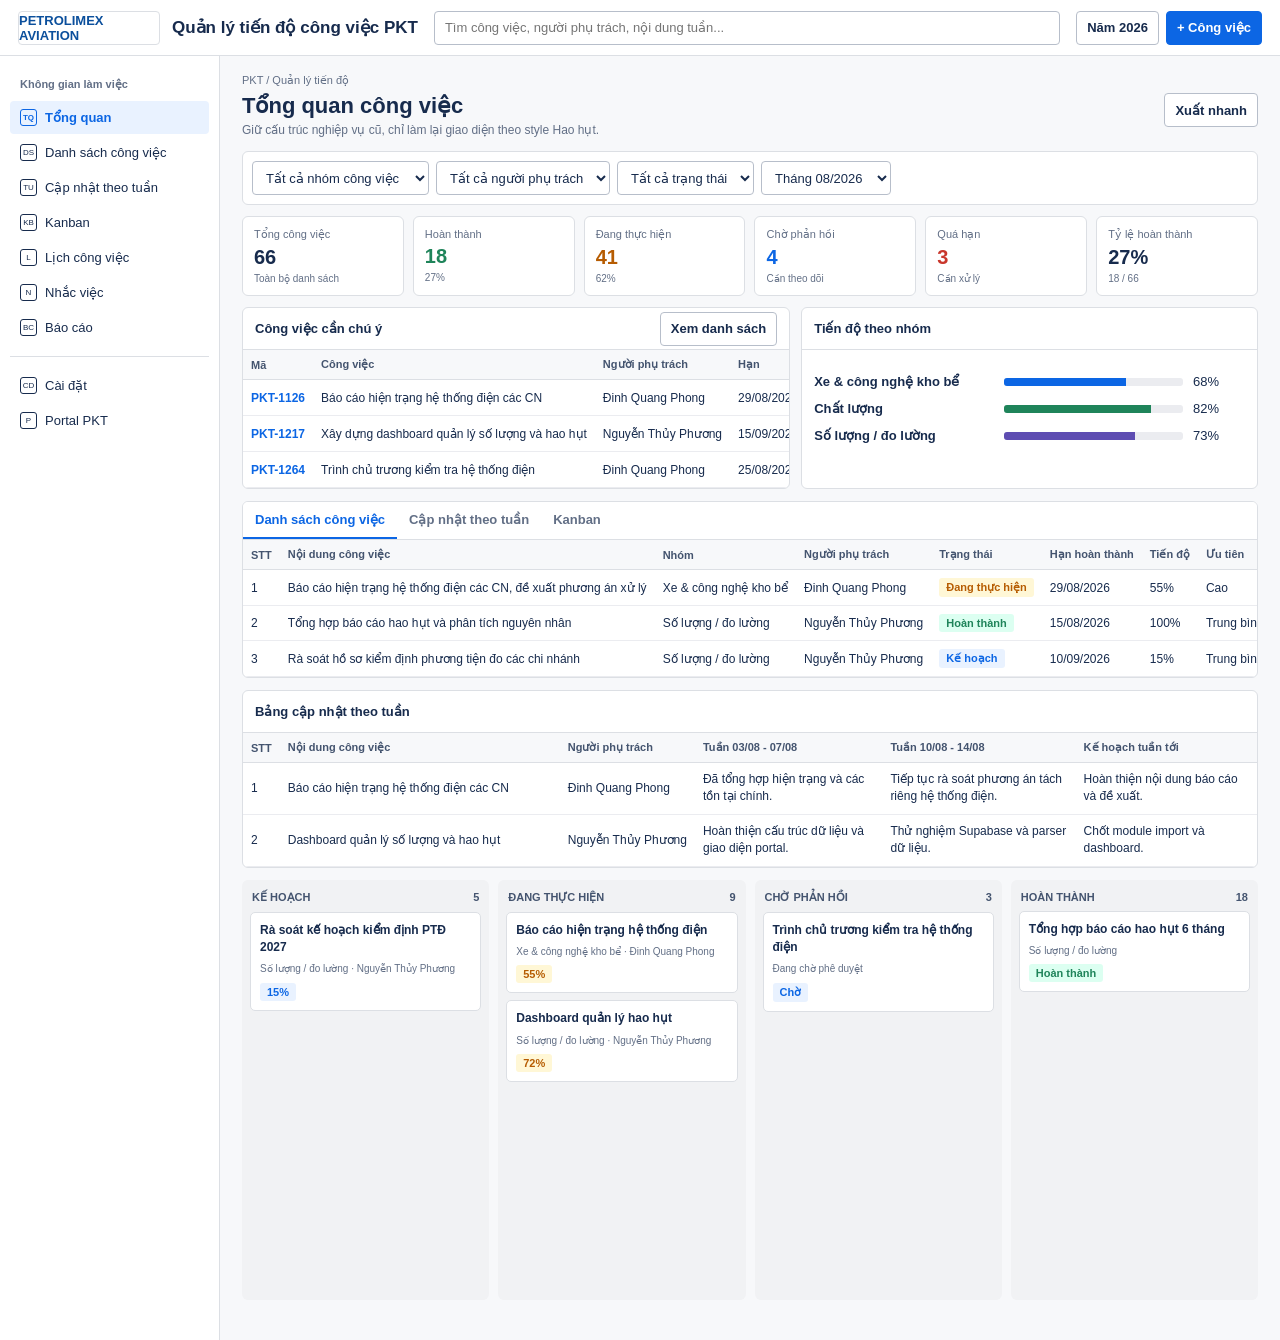
<file: tien-do/tien-do.html>
<!doctype html>
<html lang="vi">
<head>
<meta charset="utf-8">
<meta name="viewport" content="width=device-width,initial-scale=1">
<title>Quản lý tiến độ công việc PKT</title>
<style>

:root{
  --bg:#f7f8fa;--surface:#fff;--soft:#f1f2f4;--border:#dcdfe4;
  --text:#172b4d;--muted:#626f86;--blue:#0c66e4;--blue-soft:#e9f2ff;
  --red:#c9372c;--red-soft:#ffebe6;--green:#1f845a;--green-soft:#dcfff1;
  --amber:#b65c02;--amber-soft:#fff7d6;--purple:#5e4db2;
}
*{box-sizing:border-box}
html,body{margin:0;padding:0;font-family:"Segoe UI",Arial,Helvetica,sans-serif;background:var(--bg);color:var(--text);font-size:13px}
button,input,select,textarea{font:inherit}
button{cursor:pointer}
.topbar{
  height:56px;background:#fff;border-bottom:1px solid var(--border);
  display:flex;align-items:center;gap:16px;padding:0 18px;position:sticky;top:0;z-index:20
}
.brand{display:flex;align-items:center;gap:12px;min-width:330px}
.logo{
  width:142px;height:34px;border:1px solid var(--border);border-radius:4px;
  display:flex;align-items:center;justify-content:center;font-weight:800;color:#0b4f9c;background:#fff
}
.brand strong{font-size:17px}
.search{flex:1;max-width:760px}
.search input{width:100%;height:34px;border:1px solid #b7beca;border-radius:4px;padding:0 10px;background:#fff}
.top-actions{margin-left:auto;display:flex;gap:7px}
.btn{height:34px;border:1px solid #b7beca;border-radius:4px;background:#fff;color:var(--text);padding:0 10px;font-weight:600}
.btn.primary{background:var(--blue);border-color:var(--blue);color:#fff}
.shell{display:grid;grid-template-columns:220px 1fr;min-height:calc(100vh - 56px)}
.sidebar{background:#fff;border-right:1px solid var(--border);padding:14px 10px}
.side-title{font-size:11px;font-weight:700;color:var(--muted);padding:8px 10px}
.nav{width:100%;border:0;background:transparent;text-align:left;padding:8px 10px;border-radius:4px;color:var(--text);display:flex;align-items:center;gap:8px;margin:2px 0}
.nav:hover{background:var(--soft)}
.nav.active{background:var(--blue-soft);color:var(--blue);font-weight:700}
.ico{width:17px;height:17px;border:1.5px solid currentColor;border-radius:3px;display:grid;place-items:center;font-size:8px}
.sidebar hr{border:0;border-top:1px solid var(--border);margin:12px 0}
main{padding:18px 22px 40px;min-width:0}
.crumb{font-size:11px;color:var(--muted);margin-bottom:6px}
.page-head{display:flex;justify-content:space-between;align-items:flex-start;gap:12px;margin-bottom:14px}
.page-head h1{margin:0;font-size:22px}
.page-head p{margin:4px 0 0;color:var(--muted);font-size:12px}
.toolbar{display:flex;gap:7px;align-items:center;flex-wrap:wrap;background:#fff;border:1px solid var(--border);border-radius:6px;padding:9px;margin-bottom:11px}
.field{height:34px;border:1px solid #b7beca;border-radius:4px;background:#fff;padding:0 9px;min-width:130px;color:var(--text)}
.kpis{display:grid;grid-template-columns:repeat(6,1fr);gap:9px;margin-bottom:11px}
.kpi{background:#fff;border:1px solid var(--border);border-radius:6px;padding:11px}
.kpi span{display:block;color:var(--muted);font-size:11px}
.kpi strong{display:block;font-size:20px;margin-top:5px}
.kpi small{display:block;color:var(--muted);font-size:10px;margin-top:4px}
.grid2{display:grid;grid-template-columns:1.2fr 1fr;gap:11px}
.grid3{display:grid;grid-template-columns:repeat(3,1fr);gap:10px}
.card{background:#fff;border:1px solid var(--border);border-radius:6px;overflow:hidden}
.card-head{height:42px;padding:0 12px;border-bottom:1px solid var(--border);display:flex;align-items:center;justify-content:space-between;font-weight:700}
.table-wrap{overflow:auto}
table{width:100%;border-collapse:collapse;font-size:12px}
th{background:#f7f8fa;color:#44546f;text-align:left;font-size:11px;padding:8px;border-bottom:1px solid var(--border);white-space:nowrap}
td{padding:8px;border-bottom:1px solid #ebecf0;white-space:nowrap}
tr:hover td{background:#fafbfc}
.status{display:inline-block;padding:3px 7px;border-radius:3px;font-size:11px;font-weight:700}
.ok{background:var(--green-soft);color:var(--green)}
.warn{background:var(--amber-soft);color:var(--amber)}
.bad{background:var(--red-soft);color:var(--red)}
.info{background:var(--blue-soft);color:var(--blue)}
.tabs{display:flex;border-bottom:1px solid var(--border);background:#fff}
.tab{padding:10px 12px;font-weight:700;color:var(--muted);border-bottom:2px solid transparent}
.tab.active{color:var(--blue);border-bottom-color:var(--blue)}
.panel-pad{padding:12px}
.progress{height:8px;background:#ebecf0;border-radius:3px;overflow:hidden}
.progress > span{display:block;height:100%;background:var(--blue)}
.link{color:var(--blue);font-weight:600}
@media(max-width:1200px){
  .kpis{grid-template-columns:repeat(3,1fr)}
  .grid2,.grid3{grid-template-columns:1fr}
}
@media(max-width:800px){
  .shell{grid-template-columns:70px 1fr}
  .side-title,.nav span:last-child{display:none}
  .brand strong{display:none}
  .brand{min-width:auto}
  main{padding:12px}
  .kpis{grid-template-columns:1fr 1fr}
}

.progress-list{padding:12px}
.progress-row{display:grid;grid-template-columns:180px 1fr 52px;gap:10px;align-items:center;margin:12px 0}
.board{display:grid;grid-template-columns:repeat(4,1fr);gap:9px}
.col{background:var(--soft);border-radius:6px;padding:8px;min-height:420px}
.col h3{font-size:11px;margin:3px 2px 8px;color:#44546f;display:flex;justify-content:space-between}
.task{background:#fff;border:1px solid var(--border);border-radius:5px;padding:9px;margin-bottom:7px}
.task b{display:block;font-size:12px;line-height:1.45}
.task p{font-size:10px;color:var(--muted);line-height:1.45;margin:6px 0}
.week-cell{min-width:170px;white-space:normal!important;line-height:1.45}
@media(max-width:1100px){.board{grid-template-columns:1fr 1fr}}
</style>
</head>
<body>
<header class="topbar">
  <div class="brand"><div class="logo">PETROLIMEX AVIATION</div><strong>Quản lý tiến độ công việc PKT</strong></div>
  <div class="search"><input placeholder="Tìm công việc, người phụ trách, nội dung tuần..."></div>
  <div class="top-actions"><button class="btn">Năm 2026</button><button class="btn primary">+ Công việc</button></div>
</header>

<div class="shell">
<aside class="sidebar">
  <div class="side-title">Không gian làm việc</div>
  <button class="nav active"><span class="ico">TQ</span><span>Tổng quan</span></button>
  <button class="nav"><span class="ico">DS</span><span>Danh sách công việc</span></button>
  <button class="nav"><span class="ico">TU</span><span>Cập nhật theo tuần</span></button>
  <button class="nav"><span class="ico">KB</span><span>Kanban</span></button>
  <button class="nav"><span class="ico">L</span><span>Lịch công việc</span></button>
  <button class="nav"><span class="ico">N</span><span>Nhắc việc</span></button>
  <button class="nav"><span class="ico">BC</span><span>Báo cáo</span></button>
  <hr>
  <button class="nav"><span class="ico">CD</span><span>Cài đặt</span></button>
  <button class="nav"><span class="ico">P</span><span>Portal PKT</span></button>
</aside>

<main>
  <div class="crumb">PKT / Quản lý tiến độ</div>
  <div class="page-head">
    <div><h1>Tổng quan công việc</h1><p>Giữ cấu trúc nghiệp vụ cũ, chỉ làm lại giao diện theo style Hao hụt.</p></div>
    <button class="btn">Xuất nhanh</button>
  </div>

  <div class="toolbar">
    <select class="field"><option>Tất cả nhóm công việc</option><option>Xe & công nghệ kho bể</option><option>Chất lượng</option><option>Số lượng</option></select>
    <select class="field"><option>Tất cả người phụ trách</option></select>
    <select class="field"><option>Tất cả trạng thái</option></select>
    <select class="field"><option>Tháng 08/2026</option></select>
  </div>

  <div class="kpis">
    <div class="kpi"><span>Tổng công việc</span><strong>66</strong><small>Toàn bộ danh sách</small></div>
    <div class="kpi"><span>Hoàn thành</span><strong style="color:var(--green)">18</strong><small>27%</small></div>
    <div class="kpi"><span>Đang thực hiện</span><strong style="color:var(--amber)">41</strong><small>62%</small></div>
    <div class="kpi"><span>Chờ phản hồi</span><strong style="color:var(--blue)">4</strong><small>Cần theo dõi</small></div>
    <div class="kpi"><span>Quá hạn</span><strong style="color:var(--red)">3</strong><small>Cần xử lý</small></div>
    <div class="kpi"><span>Tỷ lệ hoàn thành</span><strong>27%</strong><small>18 / 66</small></div>
  </div>

  <div class="grid2">
    <div class="card">
      <div class="card-head">Công việc cần chú ý <button class="btn">Xem danh sách</button></div>
      <div class="table-wrap">
        <table>
          <thead><tr><th>Mã</th><th>Công việc</th><th>Người phụ trách</th><th>Hạn</th><th>Trạng thái</th><th>Tiến độ</th></tr></thead>
          <tbody>
            <tr><td class="link">PKT-1126</td><td>Báo cáo hiện trạng hệ thống điện các CN</td><td>Đinh Quang Phong</td><td>29/08/2026</td><td><span class="status warn">Đang thực hiện</span></td><td>55%</td></tr>
            <tr><td class="link">PKT-1217</td><td>Xây dựng dashboard quản lý số lượng và hao hụt</td><td>Nguyễn Thủy Phương</td><td>15/09/2026</td><td><span class="status warn">Đang thực hiện</span></td><td>72%</td></tr>
            <tr><td class="link">PKT-1264</td><td>Trình chủ trương kiểm tra hệ thống điện</td><td>Đinh Quang Phong</td><td>25/08/2026</td><td><span class="status info">Chờ phản hồi</span></td><td>80%</td></tr>
          </tbody>
        </table>
      </div>
    </div>

    <div class="card">
      <div class="card-head">Tiến độ theo nhóm</div>
      <div class="progress-list">
        <div class="progress-row"><b>Xe & công nghệ kho bể</b><div class="progress"><span style="width:68%"></span></div><span>68%</span></div>
        <div class="progress-row"><b>Chất lượng</b><div class="progress"><span style="width:82%;background:var(--green)"></span></div><span>82%</span></div>
        <div class="progress-row"><b>Số lượng / đo lường</b><div class="progress"><span style="width:73%;background:var(--purple)"></span></div><span>73%</span></div>
      </div>
    </div>
  </div>

  <div style="height:12px"></div>

  <div class="card">
    <div class="tabs">
      <div class="tab active">Danh sách công việc</div>
      <div class="tab">Cập nhật theo tuần</div>
      <div class="tab">Kanban</div>
    </div>
    <div class="table-wrap">
      <table>
        <thead>
          <tr>
            <th>STT</th><th style="min-width:300px">Nội dung công việc</th><th>Nhóm</th><th>Người phụ trách</th>
            <th>Trạng thái</th><th>Hạn hoàn thành</th><th>Tiến độ</th><th>Ưu tiên</th>
          </tr>
        </thead>
        <tbody>
          <tr><td>1</td><td>Báo cáo hiện trạng hệ thống điện các CN, đề xuất phương án xử lý</td><td>Xe & công nghệ kho bể</td><td>Đinh Quang Phong</td><td><span class="status warn">Đang thực hiện</span></td><td>29/08/2026</td><td>55%</td><td>Cao</td></tr>
          <tr><td>2</td><td>Tổng hợp báo cáo hao hụt và phân tích nguyên nhân</td><td>Số lượng / đo lường</td><td>Nguyễn Thủy Phương</td><td><span class="status ok">Hoàn thành</span></td><td>15/08/2026</td><td>100%</td><td>Trung bình</td></tr>
          <tr><td>3</td><td>Rà soát hồ sơ kiểm định phương tiện đo các chi nhánh</td><td>Số lượng / đo lường</td><td>Nguyễn Thủy Phương</td><td><span class="status info">Kế hoạch</span></td><td>10/09/2026</td><td>15%</td><td>Trung bình</td></tr>
        </tbody>
      </table>
    </div>
  </div>

  <div style="height:12px"></div>

  <div class="card">
    <div class="card-head">Bảng cập nhật theo tuần</div>
    <div class="table-wrap">
      <table>
        <thead>
          <tr><th>STT</th><th style="min-width:280px">Nội dung công việc</th><th>Người phụ trách</th><th>Tuần 03/08 - 07/08</th><th>Tuần 10/08 - 14/08</th><th>Kế hoạch tuần tới</th></tr>
        </thead>
        <tbody>
          <tr>
            <td>1</td><td>Báo cáo hiện trạng hệ thống điện các CN</td><td>Đinh Quang Phong</td>
            <td class="week-cell">Đã tổng hợp hiện trạng và các tồn tại chính.</td>
            <td class="week-cell">Tiếp tục rà soát phương án tách riêng hệ thống điện.</td>
            <td class="week-cell">Hoàn thiện nội dung báo cáo và đề xuất.</td>
          </tr>
          <tr>
            <td>2</td><td>Dashboard quản lý số lượng và hao hụt</td><td>Nguyễn Thủy Phương</td>
            <td class="week-cell">Hoàn thiện cấu trúc dữ liệu và giao diện portal.</td>
            <td class="week-cell">Thử nghiệm Supabase và parser dữ liệu.</td>
            <td class="week-cell">Chốt module import và dashboard.</td>
          </tr>
        </tbody>
      </table>
    </div>
  </div>

  <div style="height:12px"></div>

  <div class="board">
    <div class="col"><h3>KẾ HOẠCH <span>5</span></h3><div class="task"><b>Rà soát kế hoạch kiểm định PTĐ 2027</b><p>Số lượng / đo lường · Nguyễn Thủy Phương</p><span class="status info">15%</span></div></div>
    <div class="col"><h3>ĐANG THỰC HIỆN <span>9</span></h3><div class="task"><b>Báo cáo hiện trạng hệ thống điện</b><p>Xe & công nghệ kho bể · Đinh Quang Phong</p><span class="status warn">55%</span></div><div class="task"><b>Dashboard quản lý hao hụt</b><p>Số lượng / đo lường · Nguyễn Thủy Phương</p><span class="status warn">72%</span></div></div>
    <div class="col"><h3>CHỜ PHẢN HỒI <span>3</span></h3><div class="task"><b>Trình chủ trương kiểm tra hệ thống điện</b><p>Đang chờ phê duyệt</p><span class="status info">Chờ</span></div></div>
    <div class="col"><h3>HOÀN THÀNH <span>18</span></h3><div class="task"><b>Tổng hợp báo cáo hao hụt 6 tháng</b><p>Số lượng / đo lường</p><span class="status ok">Hoàn thành</span></div></div>
  </div>
</main>
</div>
</body>
</html>
</file>
